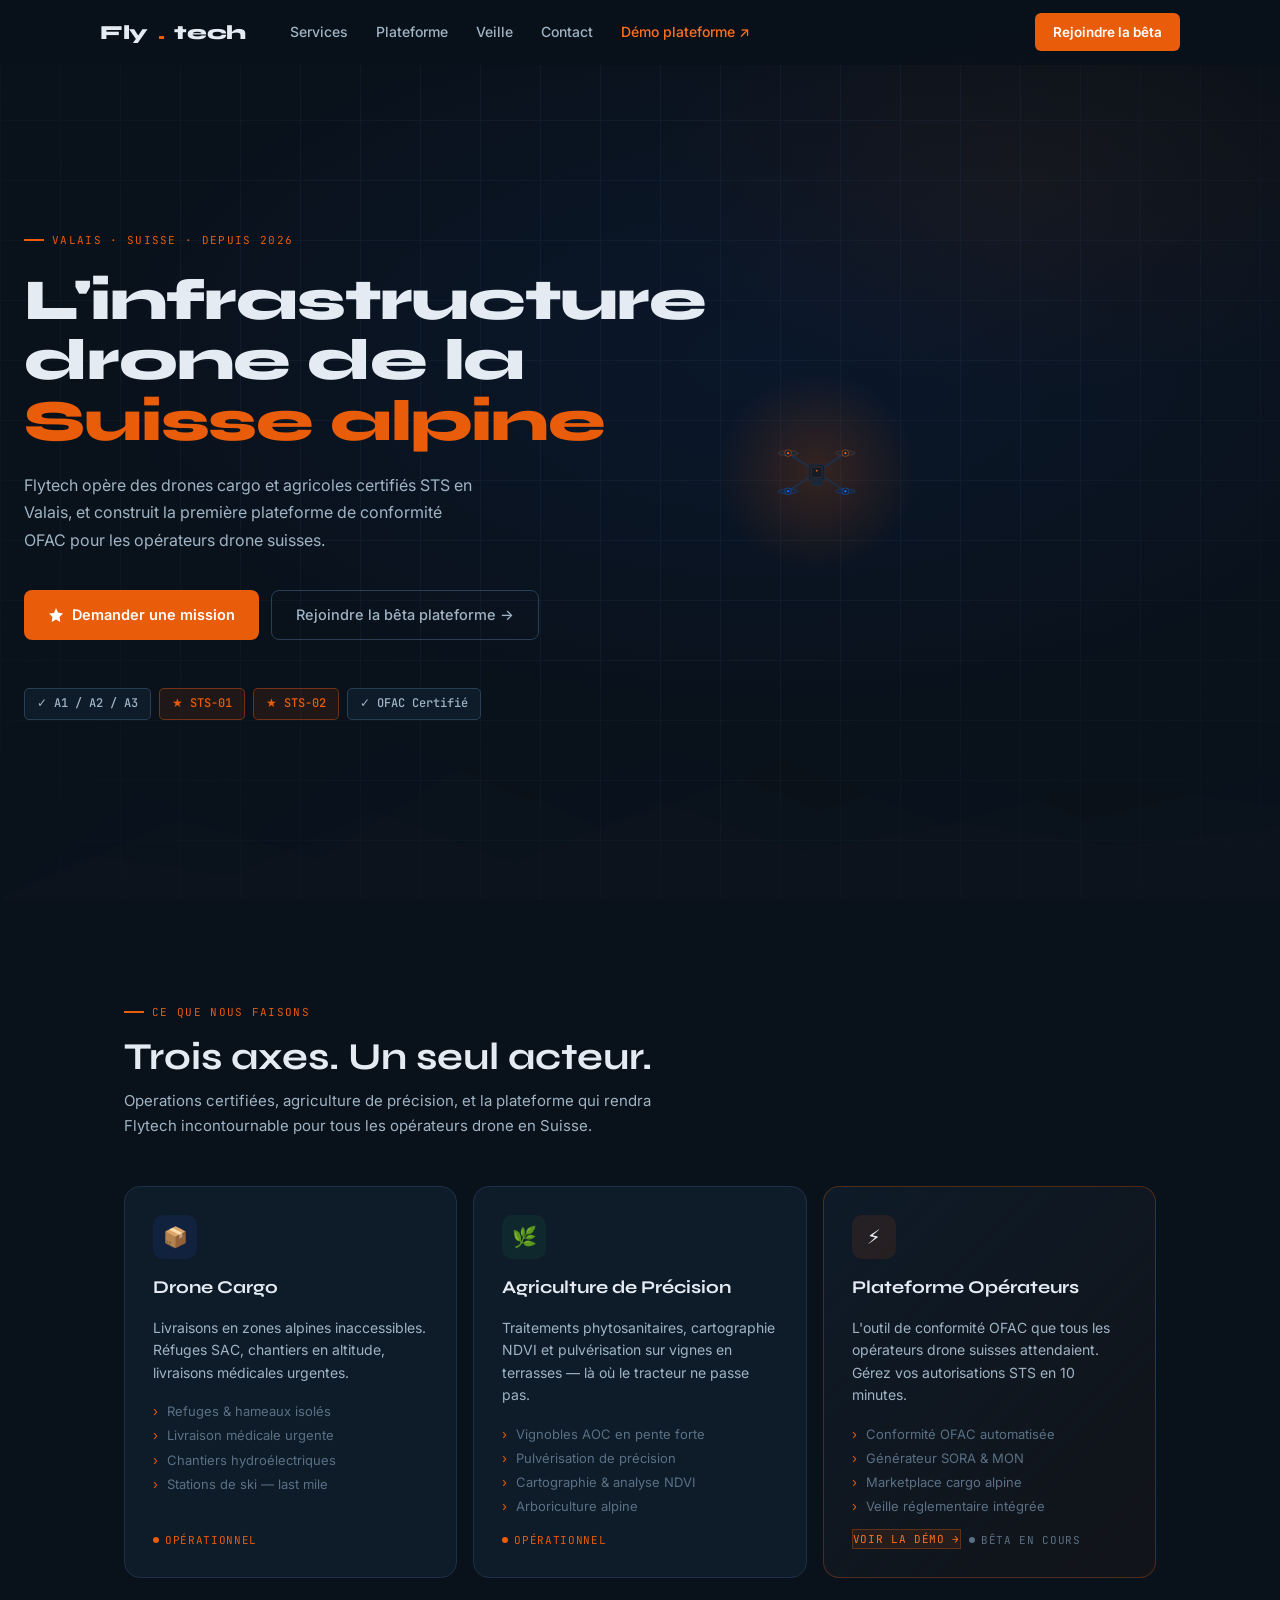
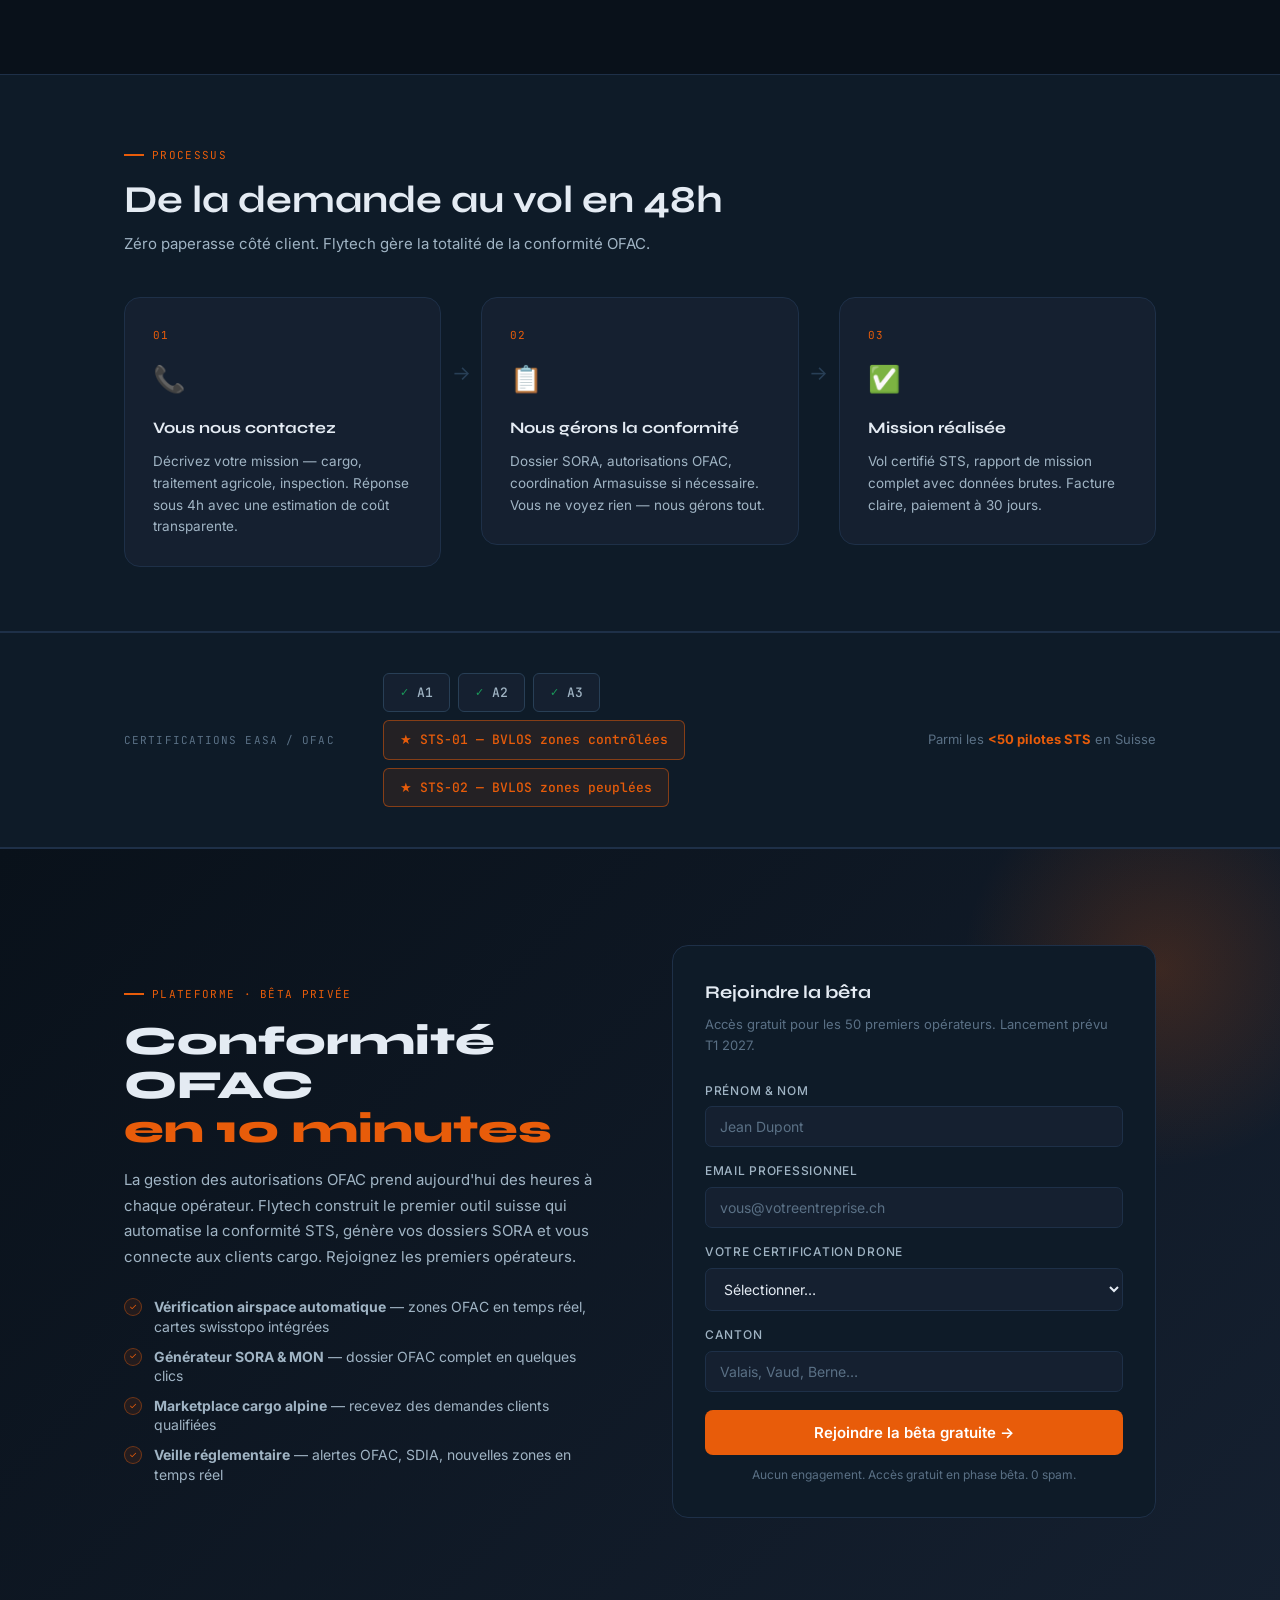
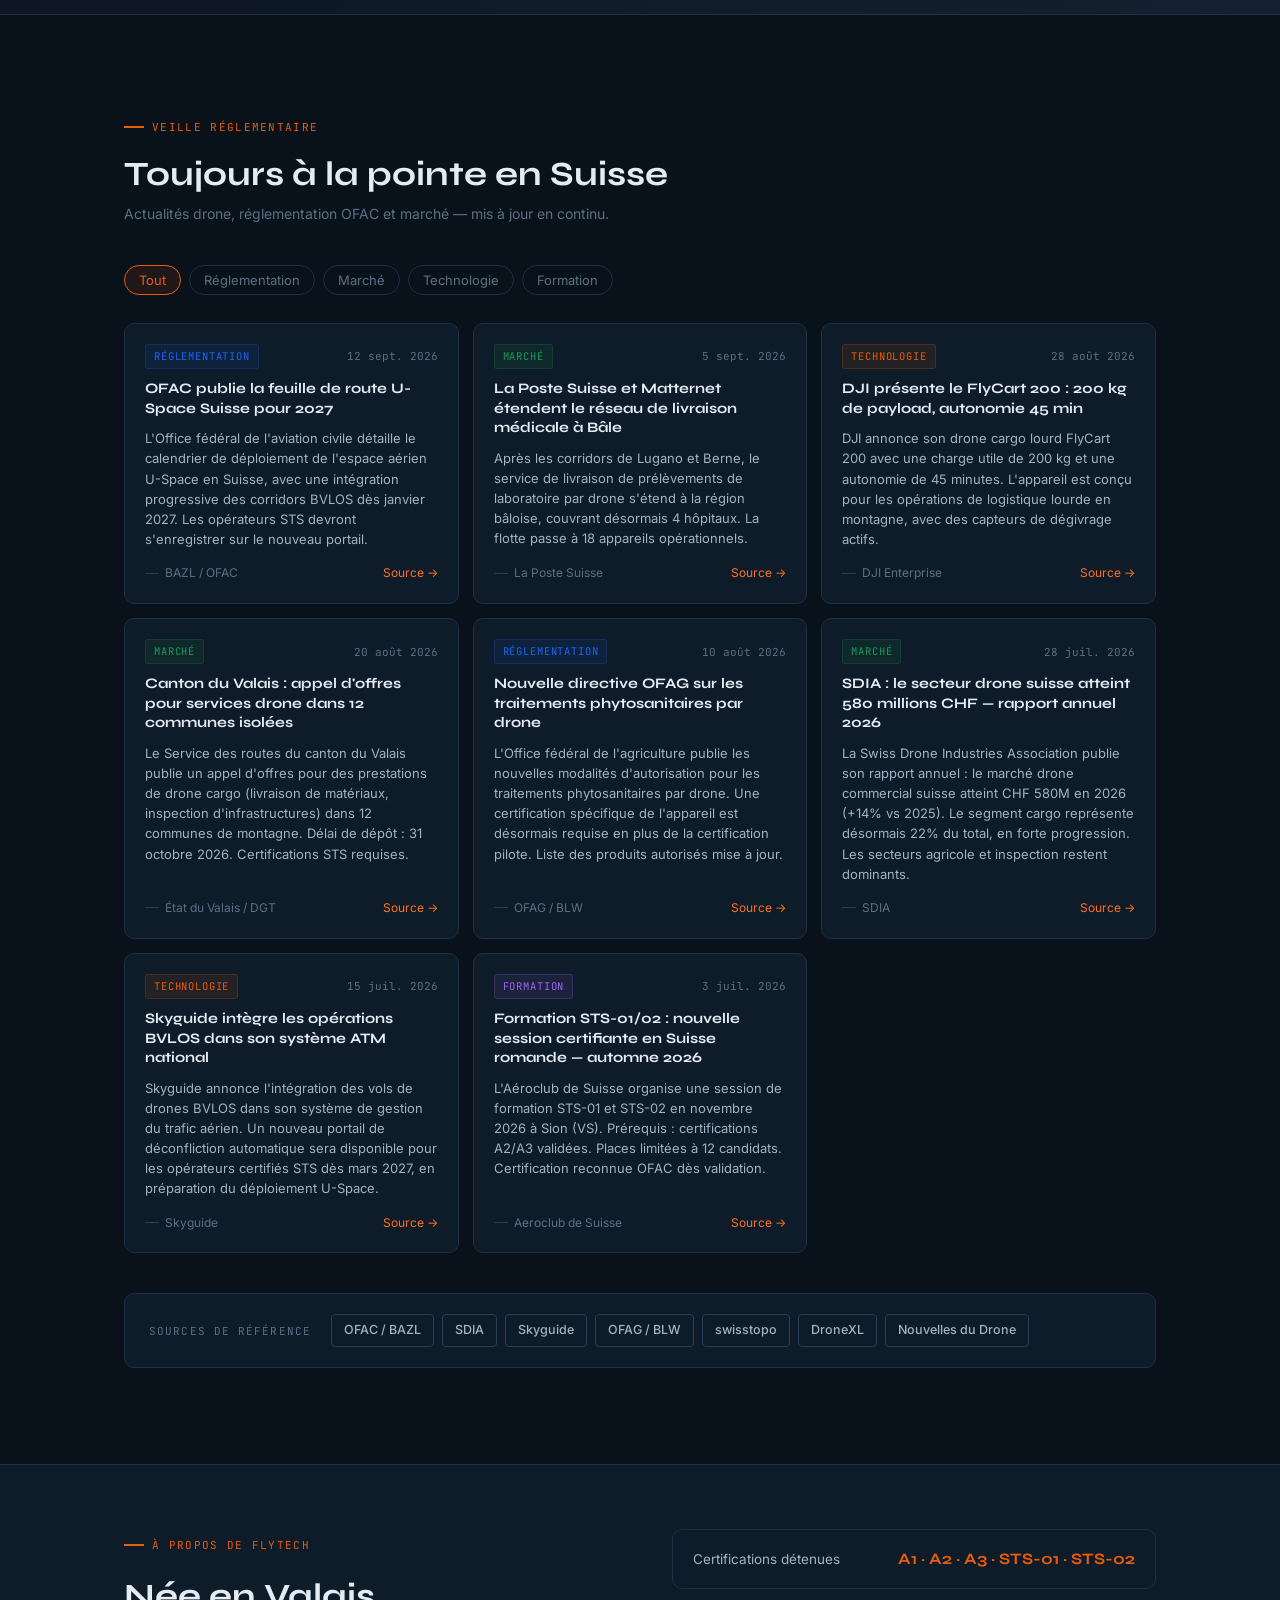
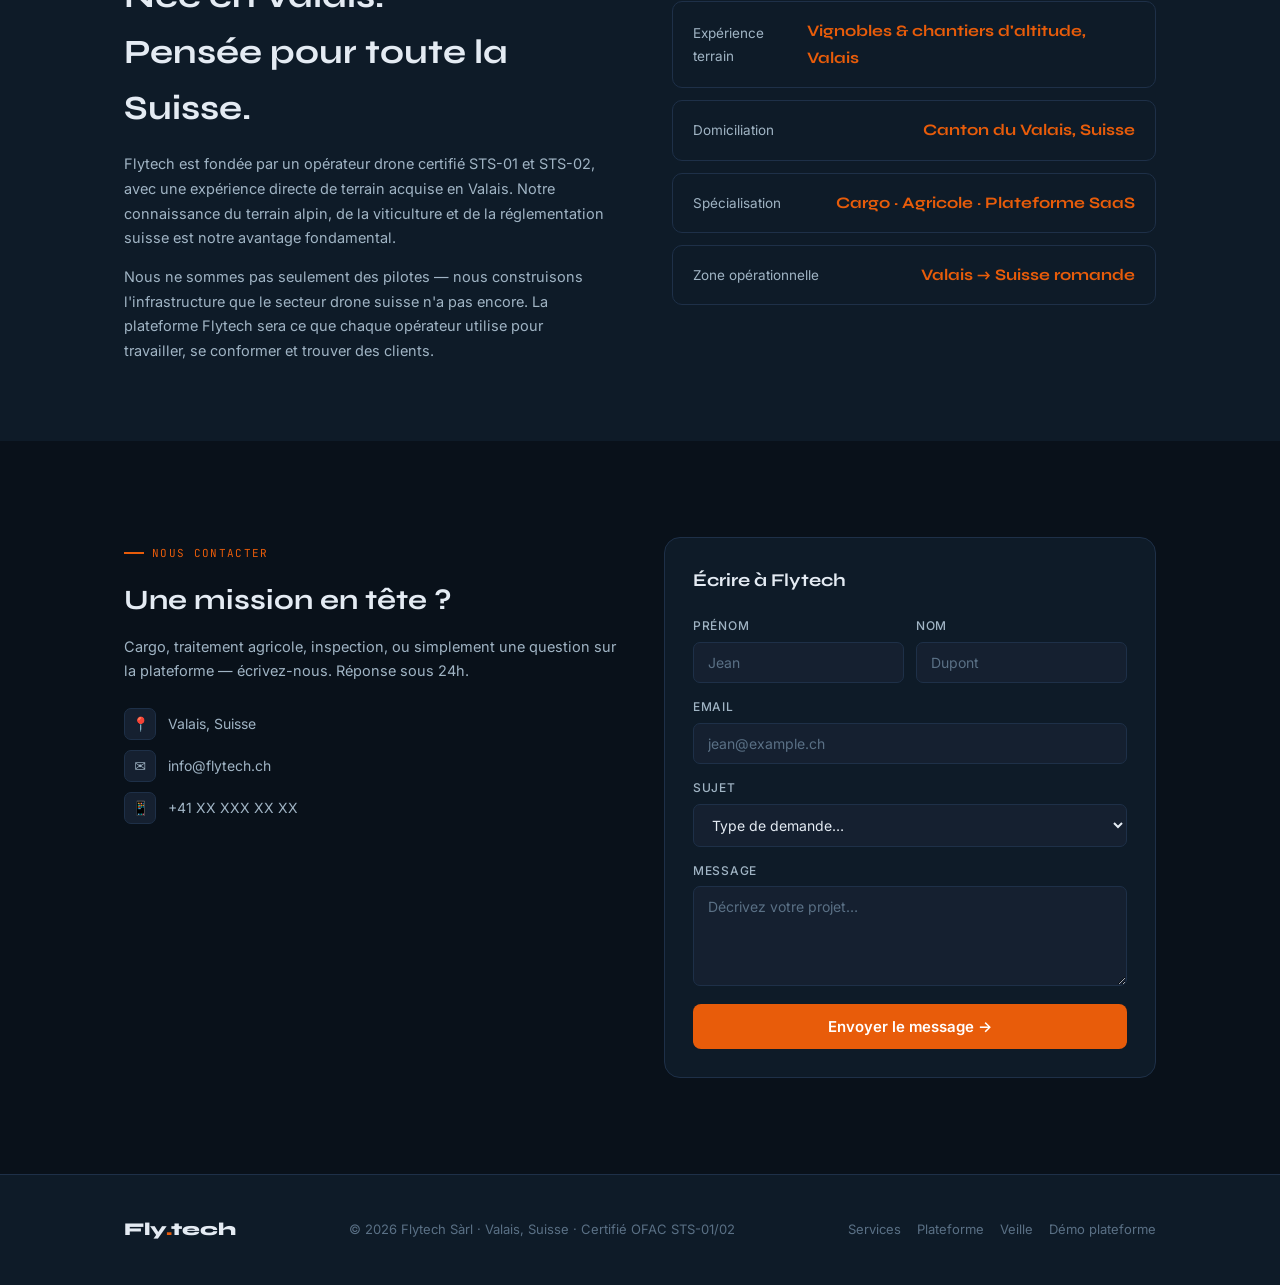
<file: index.html>
<!DOCTYPE html>
<html lang="fr">
<head>
  <meta charset="UTF-8">
  <meta name="viewport" content="width=device-width, initial-scale=1.0, viewport-fit=cover">
  <title>Flytech — Drone Cargo & Plateforme Opérateurs Suisse</title>
  <meta name="description" content="Flytech opère des drones cargo et agricoles en Valais (STS-01/02) et développe la première plateforme de conformité OFAC pour opérateurs drone en Suisse.">
  <link rel="stylesheet" href="css/style.css">
  <link rel="icon" type="image/svg+xml" href="data:image/svg+xml,<svg xmlns='http://www.w3.org/2000/svg' viewBox='0 0 32 32'><rect width='32' height='32' rx='6' fill='%23E85C0A'/><text y='24' x='4' font-size='22' font-family='sans-serif' font-weight='900' fill='white'>F</text></svg>">
</head>
<body>

<!-- ================================================== NAV -->
<nav class="nav" id="main-nav">
  <div class="nav-inner">
    <a href="#accueil" class="nav-logo">Fly<span class="logo-dot">.</span>tech</a>
    <div class="nav-links" id="nav-links">
      <a href="#services">Services</a>
      <a href="#plateforme">Plateforme</a>
      <a href="#veille">Veille</a>
      <a href="#contact">Contact</a>
      <a href="plateforme.html" style="color:var(--orange-2)">Démo plateforme ↗</a>
    </div>
    <a href="#plateforme" class="nav-cta">Rejoindre la bêta</a>
    <button class="nav-hamburger" id="hamburger" aria-label="Menu">
      <span></span><span></span><span></span>
    </button>
  </div>
</nav>

<!-- ================================================== HERO -->
<section id="accueil" class="hero">
  <div class="hero-bg"></div>
  <div class="hero-grid"></div>

  <svg class="hero-mountains" viewBox="0 0 1440 200" preserveAspectRatio="none" xmlns="http://www.w3.org/2000/svg">
    <polygon points="0,200 160,80 280,130 440,20 600,90 760,30 920,100 1080,50 1220,110 1440,60 1440,200" fill="rgba(30,100,240,0.08)"/>
    <polygon points="0,200 200,110 360,155 520,50 680,120 880,45 1060,115 1240,70 1440,95 1440,200" fill="rgba(232,92,10,0.05)"/>
    <polygon points="0,200 100,150 260,175 420,100 580,160 740,90 900,145 1080,115 1260,140 1440,120 1440,200" fill="rgba(255,255,255,0.03)"/>
  </svg>

  <div class="hero-inner">
    <div class="hero-content">
      <div class="hero-tag tag">Valais · Suisse · Depuis 2026</div>
      <h1 class="hero-title">
        L'infrastructure<br>drone de la<br><span class="accent">Suisse alpine</span>
      </h1>
      <p class="hero-desc">
        Flytech opère des drones cargo et agricoles certifiés STS en Valais, et construit la première plateforme de conformité OFAC pour les opérateurs drone suisses.
      </p>
      <div class="hero-actions">
        <a href="#contact" class="btn-primary">
          <svg width="16" height="16" viewBox="0 0 16 16" fill="none"><path d="M8 1l2 4.5L15 6.5l-3.5 3.5.8 5L8 12.5 3.7 15l.8-5L1 6.5l5-.5L8 1z" fill="white"/></svg>
          Demander une mission
        </a>
        <a href="#plateforme" class="btn-secondary">
          Rejoindre la bêta plateforme →
        </a>
      </div>
      <div class="hero-badges">
        <span class="cert-badge">✓ A1 / A2 / A3</span>
        <span class="cert-badge sts">★ STS-01</span>
        <span class="cert-badge sts">★ STS-02</span>
        <span class="cert-badge">✓ OFAC Certifié</span>
      </div>
    </div>

    <div class="hero-visual">
      <div class="drone-glow"></div>
      <!-- Drone SVG géométrique -->
      <svg class="drone-svg-wrap" viewBox="0 0 400 320" fill="none" xmlns="http://www.w3.org/2000/svg">
        <!-- Arms -->
        <line x1="200" y1="160" x2="80" y2="80" stroke="#1E3048" stroke-width="8" stroke-linecap="round"/>
        <line x1="200" y1="160" x2="320" y2="80" stroke="#1E3048" stroke-width="8" stroke-linecap="round"/>
        <line x1="200" y1="160" x2="80" y2="240" stroke="#1E3048" stroke-width="8" stroke-linecap="round"/>
        <line x1="200" y1="160" x2="320" y2="240" stroke="#1E3048" stroke-width="8" stroke-linecap="round"/>
        <!-- Propellers -->
        <ellipse cx="80" cy="80" rx="42" ry="10" fill="#1A2836" stroke="#1E3048" stroke-width="1.5"/>
        <ellipse cx="80" cy="80" rx="42" ry="10" fill="none" stroke="#E85C0A" stroke-width="1.5" opacity=".6"/>
        <ellipse cx="320" cy="80" rx="42" ry="10" fill="#1A2836" stroke="#1E3048" stroke-width="1.5"/>
        <ellipse cx="320" cy="80" rx="42" ry="10" fill="none" stroke="#E85C0A" stroke-width="1.5" opacity=".6"/>
        <ellipse cx="80" cy="240" rx="42" ry="10" fill="#1A2836" stroke="#1E3048" stroke-width="1.5"/>
        <ellipse cx="80" cy="240" rx="42" ry="10" fill="none" stroke="#1E64F0" stroke-width="1.5" opacity=".6"/>
        <ellipse cx="320" cy="240" rx="42" ry="10" fill="#1A2836" stroke="#1E3048" stroke-width="1.5"/>
        <ellipse cx="320" cy="240" rx="42" ry="10" fill="none" stroke="#1E64F0" stroke-width="1.5" opacity=".6"/>
        <!-- Motors -->
        <circle cx="80" cy="80" r="14" fill="#152030" stroke="#E85C0A" stroke-width="2"/>
        <circle cx="80" cy="80" r="5" fill="#E85C0A"/>
        <circle cx="320" cy="80" r="14" fill="#152030" stroke="#E85C0A" stroke-width="2"/>
        <circle cx="320" cy="80" r="5" fill="#E85C0A"/>
        <circle cx="80" cy="240" r="14" fill="#152030" stroke="#1E64F0" stroke-width="2"/>
        <circle cx="80" cy="240" r="5" fill="#1E64F0"/>
        <circle cx="320" cy="240" r="14" fill="#152030" stroke="#1E64F0" stroke-width="2"/>
        <circle cx="320" cy="240" r="5" fill="#1E64F0"/>
        <!-- Body -->
        <rect x="168" y="128" width="64" height="64" rx="10" fill="#152030" stroke="#1E3048" stroke-width="2"/>
        <rect x="178" y="138" width="44" height="44" rx="6" fill="#0E1B28" stroke="#E85C0A" stroke-width="1" opacity=".8"/>
        <!-- Cargo box -->
        <rect x="176" y="188" width="48" height="28" rx="5" fill="#1A2836" stroke="#1E3048" stroke-width="1.5"/>
        <line x1="200" y1="188" x2="200" y2="216" stroke="#1E3048" stroke-width="1"/>
        <!-- Status light -->
        <circle cx="200" cy="154" r="4" fill="#E85C0A" opacity=".9"/>
        <!-- Signal rings -->
        <circle cx="200" cy="154" r="12" stroke="#E85C0A" stroke-width="1" opacity=".3"/>
        <circle cx="200" cy="154" r="22" stroke="#E85C0A" stroke-width="1" opacity=".15"/>
      </svg>
    </div>
  </div>

  <div class="container">
    <div class="hero-stats">
      <div class="hstat">
        <div class="hstat-n">STS-01<span> & 02</span></div>
        <div class="hstat-l">BVLOS certifié OFAC</div>
      </div>
      <div class="hstat">
        <div class="hstat-n">CHF 580<span>M</span></div>
        <div class="hstat-l">Marché drone CH 2026</div>
      </div>
      <div class="hstat">
        <div class="hstat-n">5 200<span>ha</span></div>
        <div class="hstat-l">Vignes Valais à traiter</div>
      </div>
    </div>
  </div>
</section>

<!-- ================================================== SERVICES -->
<section id="services" class="section-pad">
  <div class="container">
    <div class="section-header fade-up">
      <div class="tag">Ce que nous faisons</div>
      <h2>Trois axes. Un seul acteur.</h2>
      <p>Operations certifiées, agriculture de précision, et la plateforme qui rendra Flytech incontournable pour tous les opérateurs drone en Suisse.</p>
    </div>
    <div class="services-grid">
      <div class="service-card fade-up">
        <div class="service-icon cargo">📦</div>
        <div class="service-title">Drone Cargo</div>
        <div class="service-desc">Livraisons en zones alpines inaccessibles. Réfuges SAC, chantiers en altitude, livraisons médicales urgentes.</div>
        <div class="service-items">
          <div class="service-item">Refuges &amp; hameaux isolés</div>
          <div class="service-item">Livraison médicale urgente</div>
          <div class="service-item">Chantiers hydroélectriques</div>
          <div class="service-item">Stations de ski — last mile</div>
        </div>
        <div class="service-pill">
          <span class="pulse"></span>Opérationnel
        </div>
      </div>

      <div class="service-card fade-up">
        <div class="service-icon agri">🌿</div>
        <div class="service-title">Agriculture de Précision</div>
        <div class="service-desc">Traitements phytosanitaires, cartographie NDVI et pulvérisation sur vignes en terrasses — là où le tracteur ne passe pas.</div>
        <div class="service-items">
          <div class="service-item">Vignobles AOC en pente forte</div>
          <div class="service-item">Pulvérisation de précision</div>
          <div class="service-item">Cartographie &amp; analyse NDVI</div>
          <div class="service-item">Arboriculture alpine</div>
        </div>
        <div class="service-pill">
          <span class="pulse"></span>Opérationnel
        </div>
      </div>

      <div class="service-card platform fade-up">
        <div class="service-icon plat">⚡</div>
        <div class="service-title">Plateforme Opérateurs</div>
        <div class="service-desc">L'outil de conformité OFAC que tous les opérateurs drone suisses attendaient. Gérez vos autorisations STS en 10 minutes.</div>
        <div class="service-items">
          <div class="service-item">Conformité OFAC automatisée</div>
          <div class="service-item">Générateur SORA &amp; MON</div>
          <div class="service-item">Marketplace cargo alpine</div>
          <div class="service-item">Veille réglementaire intégrée</div>
        </div>
        <div style="display:flex;gap:8px;flex-wrap:wrap;margin-top:auto">
          <a href="plateforme.html" class="service-pill" style="text-decoration:none;background:var(--orange-bg);color:var(--orange-2);border:1px solid rgba(232,92,10,.3)">Voir la démo →</a>
          <div class="service-pill soon"><span class="pulse off"></span>Bêta en cours</div>
        </div>
      </div>
    </div>
  </div>
</section>

<!-- ================================================== COMMENT ÇA MARCHE -->
<section class="section-pad-sm how-section">
  <div class="container">
    <div class="section-header fade-up" style="margin-bottom:40px">
      <div class="tag">Processus</div>
      <h2>De la demande au vol en 48h</h2>
      <p>Zéro paperasse côté client. Flytech gère la totalité de la conformité OFAC.</p>
    </div>
    <div class="steps-grid">
      <div class="step-card fade-up">
        <div class="step-num">01</div>
        <div class="step-icon">📞</div>
        <h3 class="step-title">Vous nous contactez</h3>
        <p class="step-desc">Décrivez votre mission — cargo, traitement agricole, inspection. Réponse sous 4h avec une estimation de coût transparente.</p>
      </div>
      <div class="step-arrow">→</div>
      <div class="step-card fade-up">
        <div class="step-num">02</div>
        <div class="step-icon">📋</div>
        <h3 class="step-title">Nous gérons la conformité</h3>
        <p class="step-desc">Dossier SORA, autorisations OFAC, coordination Armasuisse si nécessaire. Vous ne voyez rien — nous gérons tout.</p>
      </div>
      <div class="step-arrow">→</div>
      <div class="step-card fade-up">
        <div class="step-num">03</div>
        <div class="step-icon">✅</div>
        <h3 class="step-title">Mission réalisée</h3>
        <p class="step-desc">Vol certifié STS, rapport de mission complet avec données brutes. Facture claire, paiement à 30 jours.</p>
      </div>
    </div>
  </div>
</section>

<!-- ================================================== CERTIFICATIONS -->
<div class="certs-section">
  <div class="container">
    <div class="certs-inner">
      <span class="certs-label">Certifications EASA / OFAC</span>
      <div class="certs-badges">
        <span class="big-badge"><span class="check">✓</span> A1</span>
        <span class="big-badge"><span class="check">✓</span> A2</span>
        <span class="big-badge"><span class="check">✓</span> A3</span>
        <span class="big-badge sts-badge">★ STS-01 — BVLOS zones contrôlées</span>
        <span class="big-badge sts-badge">★ STS-02 — BVLOS zones peuplées</span>
      </div>
      <span class="certs-trust">Parmi les <strong>&lt;50 pilotes STS</strong> en Suisse</span>
    </div>
  </div>
</div>

<!-- ================================================== PLATEFORME BETA -->
<section id="plateforme" class="beta-section section-pad">
  <div class="container">
    <div class="beta-inner">
      <div class="beta-content fade-up">
        <div class="beta-tag tag">Plateforme · Bêta privée</div>
        <h2 class="beta-title">Conformité OFAC<br><span class="accent">en 10 minutes</span></h2>
        <p class="beta-desc">
          La gestion des autorisations OFAC prend aujourd'hui des heures à chaque opérateur. Flytech construit le premier outil suisse qui automatise la conformité STS, génère vos dossiers SORA et vous connecte aux clients cargo. Rejoignez les premiers opérateurs.
        </p>
        <div class="beta-features">
          <div class="beta-feat"><div class="feat-dot">✓</div><span><strong>Vérification airspace automatique</strong> — zones OFAC en temps réel, cartes swisstopo intégrées</span></div>
          <div class="beta-feat"><div class="feat-dot">✓</div><span><strong>Générateur SORA &amp; MON</strong> — dossier OFAC complet en quelques clics</span></div>
          <div class="beta-feat"><div class="feat-dot">✓</div><span><strong>Marketplace cargo alpine</strong> — recevez des demandes clients qualifiées</span></div>
          <div class="beta-feat"><div class="feat-dot">✓</div><span><strong>Veille réglementaire</strong> — alertes OFAC, SDIA, nouvelles zones en temps réel</span></div>
        </div>
      </div>

      <div class="beta-form-wrap fade-up">
        <div class="beta-form-title">Rejoindre la bêta</div>
        <div class="beta-form-sub">Accès gratuit pour les 50 premiers opérateurs. Lancement prévu T1 2027.</div>

        <div id="beta-success" class="form-success">
          <h3>✓ Vous êtes inscrit !</h3>
          <p>Nous vous contacterons dès l'ouverture de la bêta. Bienvenue dans la communauté Flytech.</p>
        </div>

        <form id="beta-form" action="https://formspree.io/f/VOTRE_ID_FORMSPREE" method="POST">
          <div class="form-group">
            <label class="form-label">Prénom &amp; Nom</label>
            <input class="form-input" type="text" name="nom" placeholder="Jean Dupont" required>
          </div>
          <div class="form-group">
            <label class="form-label">Email professionnel</label>
            <input class="form-input" type="email" name="email" placeholder="vous@votreentreprise.ch" required>
          </div>
          <div class="form-group">
            <label class="form-label">Votre certification drone</label>
            <select class="form-select" name="certification">
              <option value="">Sélectionner…</option>
              <option value="A1A2A3">A1 / A2 / A3</option>
              <option value="STS01">STS-01</option>
              <option value="STS02">STS-02</option>
              <option value="STS01_02">STS-01 &amp; STS-02</option>
              <option value="autre">Autre</option>
            </select>
          </div>
          <div class="form-group">
            <label class="form-label">Canton</label>
            <input class="form-input" type="text" name="canton" placeholder="Valais, Vaud, Berne…">
          </div>
          <button type="submit" class="form-submit">Rejoindre la bêta gratuite →</button>
          <p class="form-note">Aucun engagement. Accès gratuit en phase bêta. 0 spam.</p>
        </form>
      </div>
    </div>
  </div>
</section>

<!-- ================================================== VEILLE RÉGLEMENTAIRE -->
<section id="veille" class="section-pad">
  <div class="container">
    <div class="news-header fade-up">
      <div>
        <div class="tag" style="margin-bottom:10px">Veille réglementaire</div>
        <h2>Toujours à la pointe en Suisse</h2>
        <p>Actualités drone, réglementation OFAC et marché — mis à jour en continu.</p>
      </div>
    </div>

    <div class="news-filters" id="news-filters">
      <button class="news-filter active" data-cat="all">Tout</button>
      <button class="news-filter" data-cat="reglementation">Réglementation</button>
      <button class="news-filter" data-cat="marche">Marché</button>
      <button class="news-filter" data-cat="technologie">Technologie</button>
      <button class="news-filter" data-cat="formation">Formation</button>
    </div>

    <div class="news-grid" id="news-grid">
      <!-- Rempli par main.js depuis data/news.json -->
      <div style="color:var(--text-3);font-size:14px;padding:20px">Chargement des actualités…</div>
    </div>

    <div class="sources-bar fade-up">
      <span class="sources-label">Sources de référence</span>
      <div class="sources-links">
        <a class="source-link" href="https://www.bazl.admin.ch/drone" target="_blank" rel="noopener">OFAC / BAZL</a>
        <a class="source-link" href="https://sdia.ch" target="_blank" rel="noopener">SDIA</a>
        <a class="source-link" href="https://www.skyguide.ch" target="_blank" rel="noopener">Skyguide</a>
        <a class="source-link" href="https://www.blw.admin.ch" target="_blank" rel="noopener">OFAG / BLW</a>
        <a class="source-link" href="https://www.swisstopo.admin.ch" target="_blank" rel="noopener">swisstopo</a>
        <a class="source-link" href="https://dronexl.co" target="_blank" rel="noopener">DroneXL</a>
        <a class="source-link" href="https://www.nouvelles-du-drone.fr" target="_blank" rel="noopener">Nouvelles du Drone</a>
      </div>
    </div>
  </div>
</section>

<!-- ================================================== À PROPOS -->
<section id="apropos" class="section-pad-sm" style="background:var(--bg-2);border-top:1px solid var(--border)">
  <div class="container">
    <div class="about-grid">
      <div class="about-text fade-up">
        <div class="tag" style="margin-bottom:14px">À propos de Flytech</div>
        <h2>Née en Valais.<br>Pensée pour toute la Suisse.</h2>
        <p>Flytech est fondée par un opérateur drone certifié STS-01 et STS-02, avec une expérience directe de terrain acquise en Valais. Notre connaissance du terrain alpin, de la viticulture et de la réglementation suisse est notre avantage fondamental.</p>
        <p>Nous ne sommes pas seulement des pilotes — nous construisons l'infrastructure que le secteur drone suisse n'a pas encore. La plateforme Flytech sera ce que chaque opérateur utilise pour travailler, se conformer et trouver des clients.</p>
      </div>
      <div class="about-stats fade-up">
        <div class="about-stat">
          <span class="about-stat-label">Certifications détenues</span>
          <span class="about-stat-val">A1 · A2 · A3 · STS-01 · STS-02</span>
        </div>
        <div class="about-stat">
          <span class="about-stat-label">Expérience terrain</span>
          <span class="about-stat-val">Vignobles & chantiers d'altitude, Valais</span>
        </div>
        <div class="about-stat">
          <span class="about-stat-label">Domiciliation</span>
          <span class="about-stat-val">Canton du Valais, Suisse</span>
        </div>
        <div class="about-stat">
          <span class="about-stat-label">Spécialisation</span>
          <span class="about-stat-val">Cargo · Agricole · Plateforme SaaS</span>
        </div>
        <div class="about-stat">
          <span class="about-stat-label">Zone opérationnelle</span>
          <span class="about-stat-val">Valais → Suisse romande</span>
        </div>
      </div>
    </div>
  </div>
</section>

<!-- ================================================== CONTACT -->
<section id="contact" class="section-pad">
  <div class="container">
    <div class="contact-grid">
      <div class="contact-info fade-up">
        <div class="tag" style="margin-bottom:14px">Nous contacter</div>
        <h2>Une mission en tête ?</h2>
        <p>Cargo, traitement agricole, inspection, ou simplement une question sur la plateforme — écrivez-nous. Réponse sous 24h.</p>
        <div class="contact-details">
          <div class="contact-detail">
            <div class="contact-detail-icon">📍</div>
            <span>Valais, Suisse</span>
          </div>
          <div class="contact-detail">
            <div class="contact-detail-icon">✉️</div>
            <span>info@flytech.ch</span>
          </div>
          <div class="contact-detail">
            <div class="contact-detail-icon">📱</div>
            <span>+41 XX XXX XX XX</span>
          </div>
        </div>
      </div>
      <div class="contact-form-box fade-up">
        <h3>Écrire à Flytech</h3>
        <form id="contact-form" action="https://formspree.io/f/VOTRE_ID_FORMSPREE" method="POST">
          <div class="form-row">
            <div class="form-group">
              <label class="form-label">Prénom</label>
              <input class="form-input" type="text" name="prenom" placeholder="Jean" required>
            </div>
            <div class="form-group">
              <label class="form-label">Nom</label>
              <input class="form-input" type="text" name="nom" placeholder="Dupont" required>
            </div>
          </div>
          <div class="form-group">
            <label class="form-label">Email</label>
            <input class="form-input" type="email" name="email" placeholder="jean@example.ch" required>
          </div>
          <div class="form-group">
            <label class="form-label">Sujet</label>
            <select class="form-select" name="sujet">
              <option value="">Type de demande…</option>
              <option>Mission cargo</option>
              <option>Traitement agricole</option>
              <option>Inspection / cartographie</option>
              <option>Plateforme opérateurs</option>
              <option>Partenariat</option>
              <option>Autre</option>
            </select>
          </div>
          <div class="form-group">
            <label class="form-label">Message</label>
            <textarea class="form-input" name="message" rows="4" placeholder="Décrivez votre projet…" required></textarea>
          </div>
          <button type="submit" class="form-submit">Envoyer le message →</button>
        </form>
      </div>
    </div>
  </div>
</section>

<!-- ================================================== FOOTER -->
<footer>
  <div class="footer-inner">
    <div class="footer-logo">Fly<span class="dot">.</span>tech</div>
    <div class="footer-text">© 2026 Flytech Sàrl · Valais, Suisse · Certifié OFAC STS-01/02</div>
    <div class="footer-links">
      <a href="#services">Services</a>
      <a href="#plateforme">Plateforme</a>
      <a href="#veille">Veille</a>
      <a href="plateforme.html">Démo plateforme</a>
    </div>
  </div>
</footer>

<script src="js/main.js"></script>
</body>
</html>
</file>
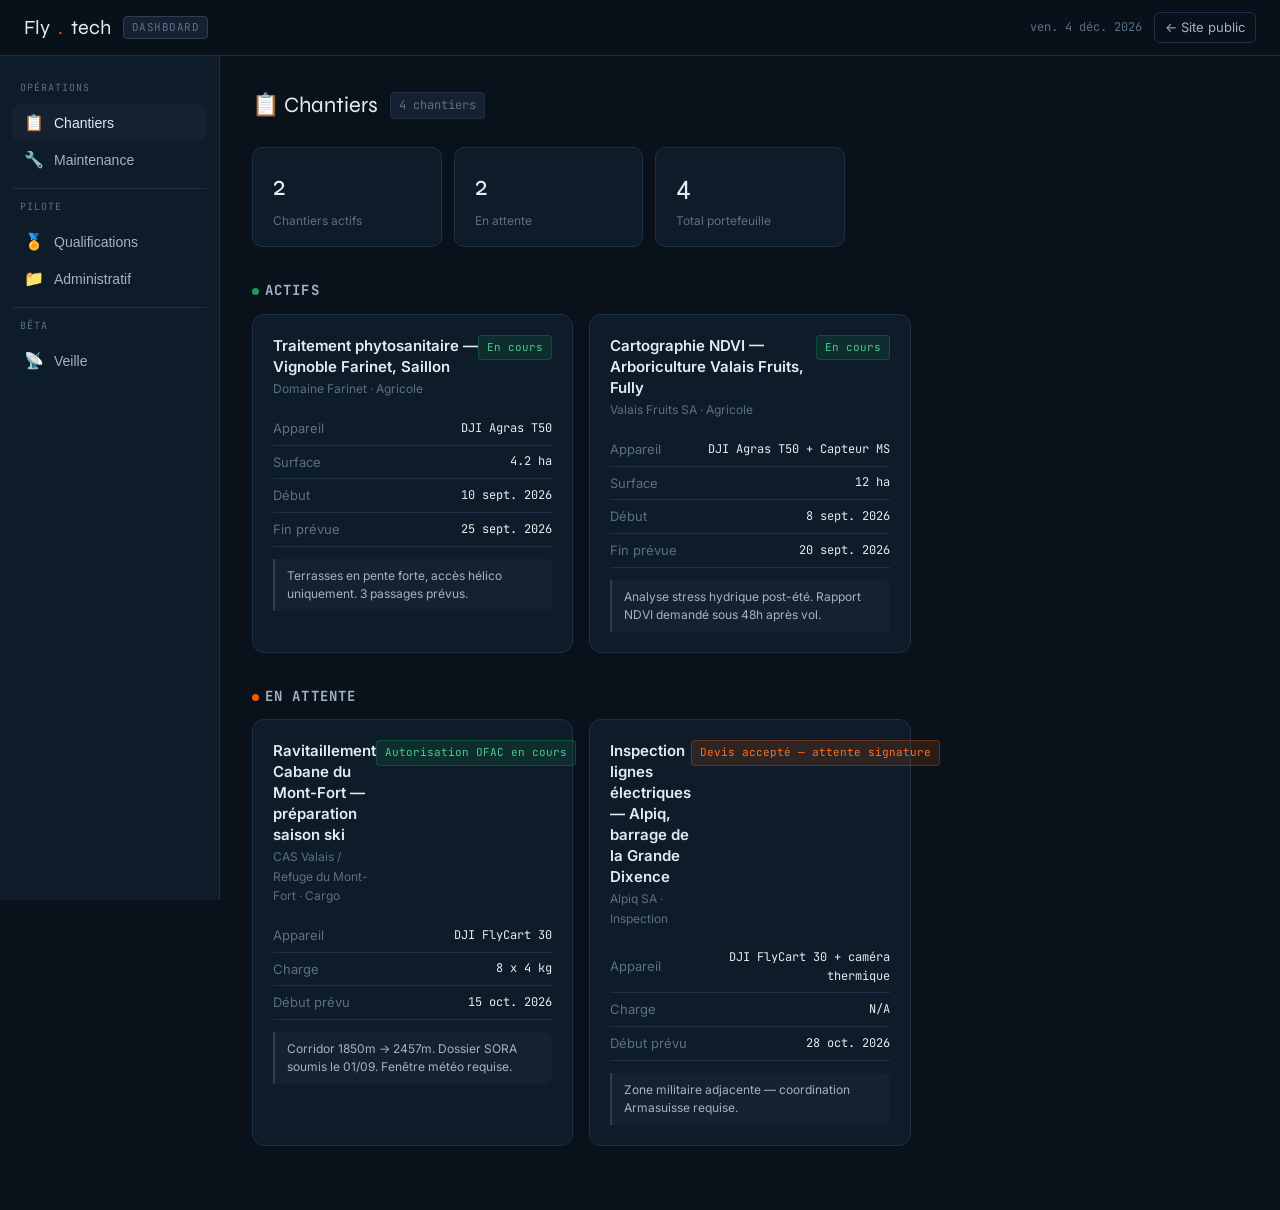
<file: dashboard.html>
<!DOCTYPE html>
<html lang="fr">
<head>
  <meta charset="UTF-8">
  <meta name="viewport" content="width=device-width, initial-scale=1.0">
  <title>Dashboard — Flytech</title>
  <link rel="preconnect" href="https://fonts.googleapis.com">
  <link rel="preconnect" href="https://fonts.gstatic.com" crossorigin>
  <link href="https://fonts.googleapis.com/css2?family=Syne:wght@600;700&family=Inter:wght@400;500;600&family=JetBrains+Mono:wght@400;500&display=swap" rel="stylesheet">
  <link rel="icon" type="image/svg+xml" href="data:image/svg+xml,<svg xmlns='http://www.w3.org/2000/svg' viewBox='0 0 32 32'><rect width='32' height='32' rx='6' fill='%23E85C0A'/><text y='24' x='4' font-size='22' font-family='sans-serif' font-weight='900' fill='white'>F</text></svg>">
  <style>
    :root {
      --bg:      #09111A;
      --bg-2:    #0E1B28;
      --bg-3:    #152030;
      --bg-4:    #1C2A3C;
      --border:  #1E3048;
      --border-2:#283F56;
      --text:    #E4EBF3;
      --text-2:  #A0B4C4;
      --text-3:  #5A7085;
      --orange:  #E85C0A;
      --orange-2:#FF7020;
      --blue:    #1E64F0;
      --green:   #1A9A5A;
      --red:     #D02020;
      --yellow:  #C8900A;
      --f-head:  'Syne', sans-serif;
      --f-body:  'Inter', sans-serif;
      --f-mono:  'JetBrains Mono', monospace;
    }
    *, *::before, *::after { box-sizing: border-box; margin: 0; padding: 0; }
    html { scroll-behavior: smooth; }
    body {
      background: var(--bg);
      color: var(--text);
      font-family: var(--f-body);
      font-size: 15px;
      line-height: 1.6;
      min-height: 100vh;
    }

    /* ── Topbar ─────────────────────────────────────────────── */
    .topbar {
      position: sticky; top: 0; z-index: 100;
      background: rgba(9,17,26,.92);
      backdrop-filter: blur(12px);
      border-bottom: 1px solid var(--border);
      padding: 0 24px;
      height: 56px;
      display: flex; align-items: center; justify-content: space-between;
    }
    .topbar-logo {
      font-family: var(--f-head);
      font-size: 20px;
      color: var(--text);
      text-decoration: none;
      display: flex; align-items: center; gap: 8px;
    }
    .topbar-logo .dot { color: var(--orange); }
    .topbar-badge {
      background: var(--bg-3);
      border: 1px solid var(--border-2);
      color: var(--text-3);
      font-size: 11px;
      font-family: var(--f-mono);
      padding: 2px 8px;
      border-radius: 4px;
      letter-spacing: .04em;
    }
    .topbar-right { display: flex; align-items: center; gap: 12px; }
    .topbar-date {
      font-size: 12px; font-family: var(--f-mono);
      color: var(--text-3);
    }
    .topbar-link {
      font-size: 13px; color: var(--text-2);
      text-decoration: none; padding: 4px 10px;
      border: 1px solid var(--border);
      border-radius: 6px;
      transition: border-color .2s, color .2s;
    }
    .topbar-link:hover { border-color: var(--border-2); color: var(--text); }

    /* ── Layout ─────────────────────────────────────────────── */
    .dash-layout {
      display: grid;
      grid-template-columns: 220px 1fr;
      min-height: calc(100vh - 56px);
    }
    .sidebar {
      background: var(--bg-2);
      border-right: 1px solid var(--border);
      padding: 24px 0;
      position: sticky; top: 56px;
      height: calc(100vh - 56px);
      overflow-y: auto;
    }
    .sidebar-section {
      padding: 0 12px;
      margin-bottom: 8px;
    }
    .sidebar-label {
      font-size: 10px;
      font-family: var(--f-mono);
      color: var(--text-3);
      letter-spacing: .1em;
      text-transform: uppercase;
      padding: 0 8px 8px;
    }
    .sidebar-item {
      display: flex; align-items: center; gap: 10px;
      padding: 9px 12px;
      border-radius: 8px;
      color: var(--text-2);
      font-size: 14px;
      cursor: pointer;
      transition: background .15s, color .15s;
      text-decoration: none;
      border: none; background: transparent; width: 100%; text-align: left;
    }
    .sidebar-item:hover { background: var(--bg-3); color: var(--text); }
    .sidebar-item.active { background: var(--bg-3); color: var(--text); }
    .sidebar-item .icon { font-size: 16px; }
    .sidebar-divider { height: 1px; background: var(--border); margin: 10px 12px; }

    /* ── Main ───────────────────────────────────────────────── */
    .dash-main { padding: 32px; overflow-y: auto; }
    .dash-section { display: none; }
    .dash-section.active { display: block; }

    .section-title {
      font-family: var(--f-head);
      font-size: 22px;
      margin-bottom: 24px;
      display: flex; align-items: center; gap: 12px;
    }

    /* ── Cards ──────────────────────────────────────────────── */
    .cards-grid {
      display: grid;
      grid-template-columns: repeat(auto-fill, minmax(300px, 1fr));
      gap: 16px;
      margin-bottom: 32px;
    }
    .card {
      background: var(--bg-2);
      border: 1px solid var(--border);
      border-radius: 12px;
      padding: 20px;
    }
    .card-header {
      display: flex; align-items: flex-start; justify-content: space-between;
      margin-bottom: 14px;
    }
    .card-title { font-size: 15px; font-weight: 600; line-height: 1.4; }
    .card-sub { font-size: 12px; color: var(--text-3); margin-top: 2px; }
    .badge {
      font-size: 11px; font-family: var(--f-mono);
      padding: 3px 8px; border-radius: 4px;
      white-space: nowrap; flex-shrink: 0;
    }
    .badge-green  { background: rgba(26,154,90,.15); color: #4CC88A; border: 1px solid rgba(26,154,90,.3); }
    .badge-orange { background: rgba(232,92,10,.15);  color: var(--orange-2); border: 1px solid rgba(232,92,10,.3); }
    .badge-blue   { background: rgba(30,100,240,.15); color: #5A8FFF; border: 1px solid rgba(30,100,240,.3); }
    .badge-red    { background: rgba(208,32,32,.15);  color: #F07070; border: 1px solid rgba(208,32,32,.3); }
    .badge-yellow { background: rgba(200,144,10,.15); color: #F0B84A; border: 1px solid rgba(200,144,10,.3); }
    .badge-gray   { background: var(--bg-3); color: var(--text-3); border: 1px solid var(--border); }

    .card-row {
      display: flex; justify-content: space-between;
      align-items: center;
      font-size: 13px;
      padding: 6px 0;
      border-bottom: 1px solid var(--border);
    }
    .card-row:last-child { border-bottom: none; }
    .card-row-label { color: var(--text-3); }
    .card-row-val { color: var(--text); font-family: var(--f-mono); font-size: 12px; text-align: right; }

    .card-notes {
      margin-top: 12px;
      font-size: 12px;
      color: var(--text-2);
      background: var(--bg-3);
      border-left: 2px solid var(--border-2);
      padding: 8px 12px;
      border-radius: 0 6px 6px 0;
      line-height: 1.5;
    }

    /* ── Stats row ──────────────────────────────────────────── */
    .stats-row {
      display: grid;
      grid-template-columns: repeat(auto-fill, minmax(160px, 1fr));
      gap: 12px;
      margin-bottom: 32px;
    }
    .stat-box {
      background: var(--bg-2);
      border: 1px solid var(--border);
      border-radius: 10px;
      padding: 16px 20px;
    }
    .stat-val {
      font-family: var(--f-head);
      font-size: 28px;
      color: var(--text);
    }
    .stat-label { font-size: 12px; color: var(--text-3); margin-top: 2px; }

    /* ── Maintenance table ──────────────────────────────────── */
    .table-wrap { overflow-x: auto; }
    table {
      width: 100%;
      border-collapse: collapse;
      font-size: 13px;
    }
    th {
      text-align: left;
      font-size: 11px;
      font-family: var(--f-mono);
      letter-spacing: .06em;
      text-transform: uppercase;
      color: var(--text-3);
      padding: 10px 14px;
      border-bottom: 1px solid var(--border);
    }
    td {
      padding: 12px 14px;
      border-bottom: 1px solid var(--border);
      color: var(--text-2);
      vertical-align: middle;
    }
    td:first-child { color: var(--text); font-weight: 500; }
    tr:last-child td { border-bottom: none; }
    tr:hover td { background: rgba(255,255,255,.02); }

    /* ── Qualifications ─────────────────────────────────────── */
    .qual-grid {
      display: grid;
      grid-template-columns: repeat(auto-fill, minmax(260px, 1fr));
      gap: 16px;
    }
    .qual-card {
      background: var(--bg-2);
      border: 1px solid var(--border);
      border-radius: 12px;
      padding: 20px;
    }
    .qual-badge-wrap { margin-bottom: 12px; }
    .qual-name { font-family: var(--f-head); font-size: 18px; margin-bottom: 4px; }
    .qual-full { font-size: 12px; color: var(--text-3); margin-bottom: 12px; }
    .qual-row {
      display: flex; justify-content: space-between;
      font-size: 12px; padding: 5px 0;
      border-bottom: 1px solid var(--border);
    }
    .qual-row:last-child { border-bottom: none; }
    .qual-row-label { color: var(--text-3); }
    .qual-row-val { font-family: var(--f-mono); color: var(--text); }

    /* ── Pulse ──────────────────────────────────────────────── */
    .pulse {
      display: inline-block; width: 7px; height: 7px;
      border-radius: 50%; background: var(--green);
      animation: pulse 2s ease-in-out infinite;
      margin-right: 6px;
    }
    .pulse.orange { background: var(--orange); }
    .pulse.blue   { background: var(--blue); }
    @keyframes pulse {
      0%, 100% { opacity: 1; transform: scale(1); }
      50%       { opacity: .5; transform: scale(1.3); }
    }

    /* ── Loading ─────────────────────────────────────────────── */
    .loading { color: var(--text-3); font-size: 13px; padding: 20px 0; }

    /* ── Empty state ─────────────────────────────────────────── */
    .empty-state {
      text-align: center; padding: 60px 20px;
      color: var(--text-3); font-size: 14px;
    }

    /* ── Responsive ──────────────────────────────────────────── */
    @media (max-width: 768px) {
      .dash-layout { grid-template-columns: 1fr; }
      .sidebar {
        position: static; height: auto;
        display: flex; flex-wrap: wrap; gap: 4px;
        padding: 12px;
      }
      .sidebar-section { padding: 0; }
      .sidebar-label { display: none; }
      .sidebar-divider { display: none; }
      .sidebar-item { padding: 7px 10px; font-size: 13px; }
      .dash-main { padding: 16px; }
    }
  </style>
</head>
<body>

<!-- ══ TOPBAR ══════════════════════════════════════════════════════════ -->
<header class="topbar">
  <div style="display:flex;align-items:center;gap:12px">
    <a href="index.html" class="topbar-logo">Fly<span class="dot">.</span>tech</a>
    <span class="topbar-badge">DASHBOARD</span>
  </div>
  <div class="topbar-right">
    <span class="topbar-date" id="today-date"></span>
    <a href="index.html" class="topbar-link">← Site public</a>
  </div>
</header>

<!-- ══ LAYOUT ══════════════════════════════════════════════════════════ -->
<div class="dash-layout">

  <!-- Sidebar -->
  <aside class="sidebar">
    <div class="sidebar-section">
      <div class="sidebar-label">Opérations</div>
      <button class="sidebar-item active" onclick="showSection('chantiers')">
        <span class="icon">📋</span> Chantiers
      </button>
      <button class="sidebar-item" onclick="showSection('maintenance')">
        <span class="icon">🔧</span> Maintenance
      </button>
    </div>
    <div class="sidebar-divider"></div>
    <div class="sidebar-section">
      <div class="sidebar-label">Pilote</div>
      <button class="sidebar-item" onclick="showSection('qualifications')">
        <span class="icon">🏅</span> Qualifications
      </button>
      <button class="sidebar-item" onclick="showSection('administratif')">
        <span class="icon">📁</span> Administratif
      </button>
    </div>
    <div class="sidebar-divider"></div>
    <div class="sidebar-section">
      <div class="sidebar-label">Bêta</div>
      <button class="sidebar-item" onclick="showSection('veille')">
        <span class="icon">📡</span> Veille
      </button>
    </div>
  </aside>

  <!-- Main content -->
  <main class="dash-main">

    <!-- ─── Chantiers ──────────────────────────────────────── -->
    <section id="sec-chantiers" class="dash-section active">
      <div class="section-title">
        📋 Chantiers
        <span id="chantiers-count" class="badge badge-gray" style="font-family:var(--f-mono);font-size:12px"></span>
      </div>

      <div class="stats-row" id="chantiers-stats">
        <div class="loading">Chargement…</div>
      </div>

      <h3 style="font-size:14px;color:var(--text-2);margin-bottom:12px;font-family:var(--f-mono);text-transform:uppercase;letter-spacing:.08em">
        <span class="pulse"></span>Actifs
      </h3>
      <div class="cards-grid" id="chantiers-actifs">
        <div class="loading">Chargement…</div>
      </div>

      <h3 style="font-size:14px;color:var(--text-2);margin:24px 0 12px;font-family:var(--f-mono);text-transform:uppercase;letter-spacing:.08em">
        <span class="pulse orange"></span>En attente
      </h3>
      <div class="cards-grid" id="chantiers-attente">
        <div class="loading">Chargement…</div>
      </div>
    </section>

    <!-- ─── Maintenance ────────────────────────────────────── -->
    <section id="sec-maintenance" class="dash-section">
      <div class="section-title">🔧 Maintenance flotte</div>

      <div class="stats-row" id="maintenance-stats">
        <div class="loading">Chargement…</div>
      </div>

      <div class="card">
        <div class="table-wrap">
          <table id="maintenance-table">
            <thead>
              <tr>
                <th>Appareil</th>
                <th>Type</th>
                <th>Heures vol</th>
                <th>Dernière révision</th>
                <th>Prochaine échéance</th>
                <th>Batteries</th>
                <th>Statut</th>
              </tr>
            </thead>
            <tbody id="maintenance-body">
              <tr><td colspan="7" class="loading">Chargement…</td></tr>
            </tbody>
          </table>
        </div>
      </div>
    </section>

    <!-- ─── Qualifications ────────────────────────────────── -->
    <section id="sec-qualifications" class="dash-section">
      <div class="section-title">🏅 Qualifications & Certifications</div>
      <div class="qual-grid">

        <div class="qual-card">
          <div class="qual-badge-wrap"><span class="badge badge-green">✓ Valide</span></div>
          <div class="qual-name">A1 / A2 / A3</div>
          <div class="qual-full">Catégorie ouverte EASA — Sous-catégories A1, A2, A3</div>
          <div class="qual-row"><span class="qual-row-label">Émetteur</span><span class="qual-row-val">OFAC / BAZL</span></div>
          <div class="qual-row"><span class="qual-row-label">Niveau</span><span class="qual-row-val">Catégorie Ouverte</span></div>
          <div class="qual-row"><span class="qual-row-label">Opérations autorisées</span><span class="qual-row-val">VLOS, zones résidentielles</span></div>
          <div class="qual-row"><span class="qual-row-label">Renouvellement</span><span class="qual-row-val">Tous les 5 ans</span></div>
        </div>

        <div class="qual-card">
          <div class="qual-badge-wrap"><span class="badge badge-orange">★ STS-01</span></div>
          <div class="qual-name">STS-01</div>
          <div class="qual-full">Specific Transaction Scenario 01 — BVLOS en espace aérien contrôlé</div>
          <div class="qual-row"><span class="qual-row-label">Émetteur</span><span class="qual-row-val">OFAC / BAZL</span></div>
          <div class="qual-row"><span class="qual-row-label">Niveau</span><span class="qual-row-val">Catégorie Spécifique</span></div>
          <div class="qual-row"><span class="qual-row-label">Opérations autorisées</span><span class="qual-row-val">BVLOS zones contrôlées</span></div>
          <div class="qual-row"><span class="qual-row-label">Pilotes STS en Suisse</span><span class="qual-row-val">&lt; 50</span></div>
          <div class="qual-row"><span class="qual-row-label">Statut Flytech</span><span class="qual-row-val">Certifié</span></div>
        </div>

        <div class="qual-card">
          <div class="qual-badge-wrap"><span class="badge badge-orange">★ STS-02</span></div>
          <div class="qual-name">STS-02</div>
          <div class="qual-full">Specific Transaction Scenario 02 — BVLOS en zones peuplées</div>
          <div class="qual-row"><span class="qual-row-label">Émetteur</span><span class="qual-row-val">OFAC / BAZL</span></div>
          <div class="qual-row"><span class="qual-row-label">Niveau</span><span class="qual-row-val">Catégorie Spécifique</span></div>
          <div class="qual-row"><span class="qual-row-label">Opérations autorisées</span><span class="qual-row-val">BVLOS zones peuplées</span></div>
          <div class="qual-row"><span class="qual-row-label">Expérience terrain</span><span class="qual-row-val">Bubo SARL, Valais</span></div>
          <div class="qual-row"><span class="qual-row-label">Statut Flytech</span><span class="qual-row-val">Certifié</span></div>
        </div>

        <div class="qual-card">
          <div class="qual-badge-wrap"><span class="badge badge-blue">⬡ SORA</span></div>
          <div class="qual-name">SORA</div>
          <div class="qual-full">Specific Operations Risk Assessment — Méthodologie JARUS</div>
          <div class="qual-row"><span class="qual-row-label">Application</span><span class="qual-row-val">Dossiers autorisation OFAC</span></div>
          <div class="qual-row"><span class="qual-row-label">Scope</span><span class="qual-row-val">Opérations STS & hors scénario</span></div>
          <div class="qual-row"><span class="qual-row-label">Maîtrise</span><span class="qual-row-val">GRC + ARC + SAIL</span></div>
        </div>

        <div class="qual-card">
          <div class="qual-badge-wrap"><span class="badge badge-green">✓ Expérience</span></div>
          <div class="qual-name">Bubo SARL</div>
          <div class="qual-full">Opérateur drone professionnel — Valais, Suisse</div>
          <div class="qual-row"><span class="qual-row-label">Rôle</span><span class="qual-row-val">Prestataire / Pilote</span></div>
          <div class="qual-row"><span class="qual-row-label">Période</span><span class="qual-row-val">Saison 2025</span></div>
          <div class="qual-row"><span class="qual-row-label">Missions</span><span class="qual-row-val">Cargo & Agricole</span></div>
          <div class="qual-row"><span class="qual-row-label">Zone</span><span class="qual-row-val">Canton du Valais</span></div>
        </div>

      </div>
    </section>

    <!-- ─── Administratif ─────────────────────────────────── -->
    <section id="sec-administratif" class="dash-section">
      <div class="section-title">📁 Administratif</div>
      <div class="cards-grid">

        <div class="card">
          <div class="card-header">
            <div>
              <div class="card-title">Flytech Sàrl</div>
              <div class="card-sub">Entité opérationnelle</div>
            </div>
            <span class="badge badge-orange">En création</span>
          </div>
          <div class="card-row"><span class="card-row-label">Forme juridique</span><span class="card-row-val">Sàrl</span></div>
          <div class="card-row"><span class="card-row-label">Domiciliation</span><span class="card-row-val">Canton du Valais</span></div>
          <div class="card-row"><span class="card-row-label">Capital minimum</span><span class="card-row-val">CHF 20 000</span></div>
          <div class="card-row"><span class="card-row-label">Lancement prévu</span><span class="card-row-val">Avril 2026</span></div>
          <div class="card-row"><span class="card-row-label">RC Professionnelle</span><span class="card-row-val">À souscrire</span></div>
        </div>

        <div class="card">
          <div class="card-header">
            <div>
              <div class="card-title">Autorisation opérateur OFAC</div>
              <div class="card-sub">Enregistrement OFAC</div>
            </div>
            <span class="badge badge-orange">À compléter</span>
          </div>
          <div class="card-row"><span class="card-row-label">Portail</span><span class="card-row-val">bazl.admin.ch</span></div>
          <div class="card-row"><span class="card-row-label">Déclaration opérateur</span><span class="card-row-val">Requise</span></div>
          <div class="card-row"><span class="card-row-label">Numéro opérateur</span><span class="card-row-val">—</span></div>
          <div class="card-row"><span class="card-row-label">Autorisation STS</span><span class="card-row-val">Dossier SORA requis</span></div>
        </div>

        <div class="card">
          <div class="card-header">
            <div>
              <div class="card-title">Assurances</div>
              <div class="card-sub">Couverture professionnelle</div>
            </div>
            <span class="badge badge-orange">À souscrire</span>
          </div>
          <div class="card-row"><span class="card-row-label">RC opérateur drone</span><span class="card-row-val">Obligatoire EASA</span></div>
          <div class="card-row"><span class="card-row-label">Couverture min.</span><span class="card-row-val">CHF 750 000</span></div>
          <div class="card-row"><span class="card-row-label">Hull (casco appareil)</span><span class="card-row-val">Recommandé</span></div>
          <div class="card-row"><span class="card-row-label">Assureur</span><span class="card-row-val">—</span></div>
        </div>

        <div class="card">
          <div class="card-header">
            <div>
              <div class="card-title">U-Space / BVLOS 2027</div>
              <div class="card-sub">Préparation déploiement</div>
            </div>
            <span class="badge badge-blue">À surveiller</span>
          </div>
          <div class="card-row"><span class="card-row-label">Portail Skyguide</span><span class="card-row-val">Mars 2027</span></div>
          <div class="card-row"><span class="card-row-label">Enregistrement STS</span><span class="card-row-val">Nouveau portail OFAC</span></div>
          <div class="card-row"><span class="card-row-label">Corridors BVLOS</span><span class="card-row-val">Intégration jan. 2027</span></div>
          <div class="card-row"><span class="card-row-label">Action requise</span><span class="card-row-val">Surveiller OFAC T4 2026</span></div>
        </div>

      </div>
    </section>

    <!-- ─── Veille ────────────────────────────────────────── -->
    <section id="sec-veille" class="dash-section">
      <div class="section-title">📡 Veille réglementaire</div>
      <div class="stats-row" id="veille-stats">
        <div class="loading">Chargement…</div>
      </div>
      <div class="cards-grid" id="veille-grid">
        <div class="loading">Chargement des actualités…</div>
      </div>
    </section>

  </main>
</div>

<script>
/* ── Helpers ─────────────────────────────────────────────────────────── */
function fmt(iso) {
  return new Date(iso + 'T00:00:00').toLocaleDateString('fr-CH', {
    day: 'numeric', month: 'short', year: 'numeric'
  });
}
function statutBadge(s) {
  if (!s) return '';
  const lc = s.toLowerCase();
  if (lc.includes('cours'))    return `<span class="badge badge-green">${s}</span>`;
  if (lc.includes('attente'))  return `<span class="badge badge-orange">${s}</span>`;
  if (lc.includes('accepté'))  return `<span class="badge badge-blue">${s}</span>`;
  if (lc.includes('alert'))    return `<span class="badge badge-red">${s}</span>`;
  if (lc.includes('warning'))  return `<span class="badge badge-yellow">${s}</span>`;
  return `<span class="badge badge-gray">${s}</span>`;
}
const CAT = {
  reglementation:'Réglementation', marche:'Marché',
  technologie:'Technologie', formation:'Formation'
};
const CAT_COL = {
  reglementation:'badge-blue', marche:'badge-green',
  technologie:'badge-orange', formation:'badge-gray'
};

/* ── Date ─────────────────────────────────────────────────────────────── */
const d = document.getElementById('today-date');
if (d) d.textContent = new Date().toLocaleDateString('fr-CH', {
  weekday:'short', day:'numeric', month:'short', year:'numeric'
});

/* ── Section switch ───────────────────────────────────────────────────── */
function showSection(name) {
  document.querySelectorAll('.dash-section').forEach(s => s.classList.remove('active'));
  document.querySelectorAll('.sidebar-item').forEach(b => b.classList.remove('active'));
  const sec = document.getElementById('sec-' + name);
  if (sec) sec.classList.add('active');
  document.querySelectorAll('.sidebar-item').forEach(b => {
    if (b.getAttribute('onclick') && b.getAttribute('onclick').includes(name))
      b.classList.add('active');
  });
}

/* ── Chantiers ────────────────────────────────────────────────────────── */
async function loadChantiers() {
  try {
    const res = await fetch('data/chantiers.json');
    const data = await res.json();
    const actifs  = data.actifs  || [];
    const attente = data.attente || [];

    /* Stats */
    document.getElementById('chantiers-count').textContent =
      (actifs.length + attente.length) + ' chantiers';
    document.getElementById('chantiers-stats').innerHTML = `
      <div class="stat-box">
        <div class="stat-val">${actifs.length}</div>
        <div class="stat-label">Chantiers actifs</div>
      </div>
      <div class="stat-box">
        <div class="stat-val">${attente.length}</div>
        <div class="stat-label">En attente</div>
      </div>
      <div class="stat-box">
        <div class="stat-val">${actifs.length + attente.length}</div>
        <div class="stat-label">Total portefeuille</div>
      </div>`;

    /* Active */
    document.getElementById('chantiers-actifs').innerHTML = actifs.length
      ? actifs.map(c => `
        <div class="card">
          <div class="card-header">
            <div>
              <div class="card-title">${c.titre}</div>
              <div class="card-sub">${c.client} · ${c.secteur}</div>
            </div>
            ${statutBadge(c.statut)}
          </div>
          <div class="card-row"><span class="card-row-label">Appareil</span><span class="card-row-val">${c.appareil}</span></div>
          <div class="card-row"><span class="card-row-label">Surface</span><span class="card-row-val">${c.surface || '—'}</span></div>
          <div class="card-row"><span class="card-row-label">Début</span><span class="card-row-val">${fmt(c.debut)}</span></div>
          <div class="card-row"><span class="card-row-label">Fin prévue</span><span class="card-row-val">${fmt(c.fin_prevue)}</span></div>
          ${c.notes ? `<div class="card-notes">${c.notes}</div>` : ''}
        </div>`).join('')
      : '<div class="empty-state">Aucun chantier actif</div>';

    /* Attente */
    document.getElementById('chantiers-attente').innerHTML = attente.length
      ? attente.map(c => `
        <div class="card">
          <div class="card-header">
            <div>
              <div class="card-title">${c.titre}</div>
              <div class="card-sub">${c.client} · ${c.secteur}</div>
            </div>
            ${statutBadge(c.statut)}
          </div>
          <div class="card-row"><span class="card-row-label">Appareil</span><span class="card-row-val">${c.appareil}</span></div>
          <div class="card-row"><span class="card-row-label">Charge</span><span class="card-row-val">${c.charge || '—'}</span></div>
          <div class="card-row"><span class="card-row-label">Début prévu</span><span class="card-row-val">${fmt(c.debut_prevu)}</span></div>
          ${c.notes ? `<div class="card-notes">${c.notes}</div>` : ''}
        </div>`).join('')
      : '<div class="empty-state">Aucun chantier en attente</div>';

  } catch { document.getElementById('chantiers-actifs').innerHTML = '<div class="empty-state">Erreur de chargement</div>'; }
}

/* ── Maintenance ──────────────────────────────────────────────────────── */
async function loadMaintenance() {
  try {
    const res  = await fetch('data/maintenance.json');
    const data = await res.json();
    const flotte = data.flotte || [];

    const ok   = flotte.filter(f => f.statut === 'OK').length;
    const warn = flotte.filter(f => f.statut === 'Warning').length;
    const alert= flotte.filter(f => f.statut === 'Alert').length;

    document.getElementById('maintenance-stats').innerHTML = `
      <div class="stat-box">
        <div class="stat-val">${flotte.length}</div>
        <div class="stat-label">Appareils / accessoires</div>
      </div>
      <div class="stat-box">
        <div class="stat-val" style="color:#4CC88A">${ok}</div>
        <div class="stat-label">Statut OK</div>
      </div>
      <div class="stat-box">
        <div class="stat-val" style="color:#F0B84A">${warn}</div>
        <div class="stat-label">Warning</div>
      </div>
      <div class="stat-box">
        <div class="stat-val" style="color:#F07070">${alert}</div>
        <div class="stat-label">Alerte</div>
      </div>`;

    document.getElementById('maintenance-body').innerHTML = flotte.map(f => `
      <tr>
        <td>${f.nom}</td>
        <td>${f.type}</td>
        <td style="font-family:var(--f-mono)">${f.heuresVol}${typeof f.heuresVol === 'number' ? ' h' : ''}</td>
        <td style="font-family:var(--f-mono)">${fmt(f.derniereRevision)}</td>
        <td style="font-family:var(--f-mono)">${fmt(f.prochaineEcheance)}</td>
        <td>${f.batteries}</td>
        <td>${statutBadge(f.statut)}</td>
      </tr>`).join('');

  } catch { document.getElementById('maintenance-body').innerHTML = '<tr><td colspan="7">Erreur de chargement</td></tr>'; }
}

/* ── Veille ───────────────────────────────────────────────────────────── */
async function loadVeille() {
  try {
    const res  = await fetch('data/news.json');
    const news = await res.json();
    news.sort((a, b) => new Date(b.date) - new Date(a.date));

    const bycat = news.reduce((acc, n) => {
      acc[n.categorie] = (acc[n.categorie] || 0) + 1; return acc;
    }, {});
    document.getElementById('veille-stats').innerHTML =
      `<div class="stat-box"><div class="stat-val">${news.length}</div><div class="stat-label">Actualités</div></div>`
      + Object.entries(bycat).map(([k,v]) => `
        <div class="stat-box">
          <div class="stat-val">${v}</div>
          <div class="stat-label">${CAT[k] || k}</div>
        </div>`).join('');

    document.getElementById('veille-grid').innerHTML = news.map(n => `
      <div class="card">
        <div class="card-header">
          <div>
            <span class="badge ${CAT_COL[n.categorie] || 'badge-gray'}" style="margin-bottom:8px;display:inline-block">${CAT[n.categorie] || n.categorie}</span>
            <div class="card-title">${n.titre}</div>
            <div class="card-sub">${n.source} · ${fmt(n.date)}</div>
          </div>
        </div>
        <p style="font-size:13px;color:var(--text-2);line-height:1.6;margin-bottom:12px">${n.resume}</p>
        ${n.url ? `<a href="${n.url}" target="_blank" rel="noopener" style="font-size:12px;color:var(--orange-2);text-decoration:none">Source →</a>` : ''}
      </div>`).join('');

  } catch { document.getElementById('veille-grid').innerHTML = '<div class="empty-state">Erreur de chargement</div>'; }
}

/* ── Init ─────────────────────────────────────────────────────────────── */
loadChantiers();
loadMaintenance();
loadVeille();
</script>
</body>
</html>
</file>
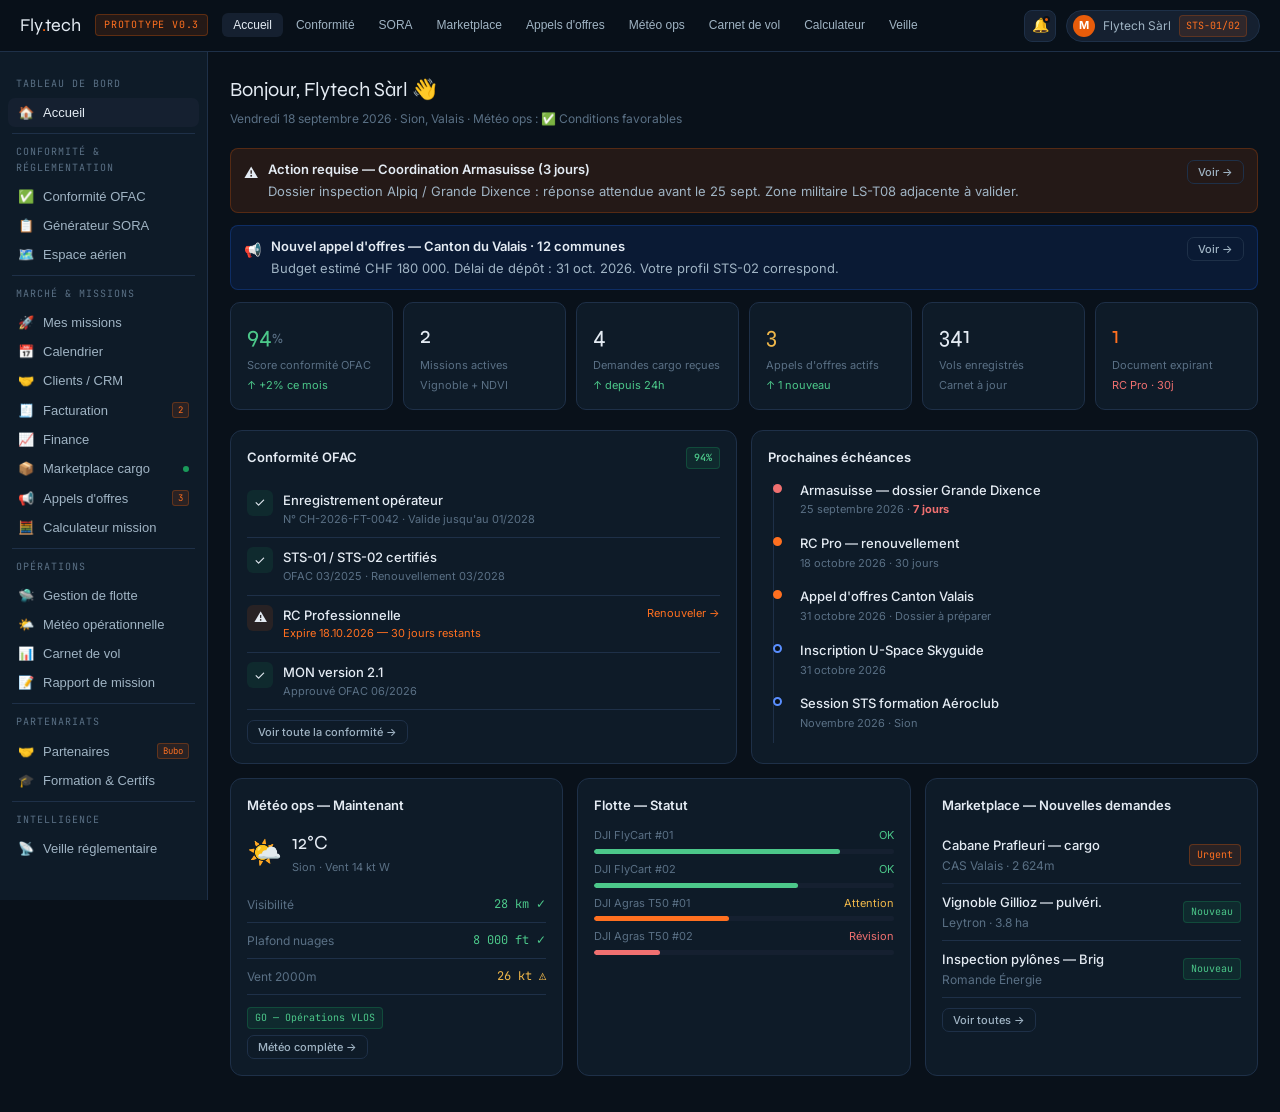
<file: plateforme.html>
<!DOCTYPE html>
<html lang="fr">
<head>
  <meta charset="UTF-8">
  <meta name="viewport" content="width=device-width, initial-scale=1.0">
  <title>Flytech Plateforme — Prototype</title>
  <link rel="preconnect" href="https://fonts.googleapis.com">
  <link rel="preconnect" href="https://fonts.gstatic.com" crossorigin>
  <link href="https://fonts.googleapis.com/css2?family=Syne:wght@600;700&family=Inter:wght@400;500;600&family=JetBrains+Mono:wght@400;500&display=swap" rel="stylesheet">
  <link rel="icon" type="image/svg+xml" href="data:image/svg+xml,<svg xmlns='http://www.w3.org/2000/svg' viewBox='0 0 32 32'><rect width='32' height='32' rx='6' fill='%23E85C0A'/><text y='24' x='4' font-size='22' font-family='sans-serif' font-weight='900' fill='white'>F</text></svg>">
  <style>
    :root {
      --bg:#09111A; --bg-2:#0E1B28; --bg-3:#152030; --bg-4:#1C2A3C;
      --border:#1E3048; --border-2:#283F56;
      --text:#E4EBF3; --text-2:#A0B4C4; --text-3:#5A7085;
      --orange:#E85C0A; --orange-2:#FF7020; --orange-bg:rgba(232,92,10,.12);
      --blue:#1E64F0; --blue-2:#5A8FFF; --blue-bg:rgba(30,100,240,.12);
      --green:#1A9A5A; --green-2:#4CC88A; --green-bg:rgba(26,154,90,.12);
      --red:#D02020; --red-2:#F07070;
      --yellow:#C8900A; --yellow-2:#F0B84A;
      --purple:#7C3AED; --purple-2:#A78BFA; --purple-bg:rgba(124,58,237,.12);
      --f-head:'Syne',sans-serif; --f-body:'Inter',sans-serif; --f-mono:'JetBrains Mono',monospace;
    }
    *,*::before,*::after{box-sizing:border-box;margin:0;padding:0}
    body{background:var(--bg);color:var(--text);font-family:var(--f-body);font-size:14px;line-height:1.6;min-height:100vh}

    /* ── Topbar ──────────────────────────────────────────── */
    .topbar{position:sticky;top:0;z-index:200;background:rgba(9,17,26,.96);backdrop-filter:blur(12px);border-bottom:1px solid var(--border);height:52px;padding:0 20px;display:flex;align-items:center;justify-content:space-between}
    .topbar-left{display:flex;align-items:center;gap:14px}
    .logo{font-family:var(--f-head);font-size:18px;text-decoration:none;color:var(--text)}
    .logo span{color:var(--orange)}
    .proto-badge{background:var(--orange-bg);color:var(--orange-2);border:1px solid rgba(232,92,10,.3);font-size:10px;font-family:var(--f-mono);letter-spacing:.08em;padding:2px 8px;border-radius:4px;text-transform:uppercase}
    .topbar-nav{display:flex;gap:2px}
    .tnav{padding:5px 11px;border-radius:6px;font-size:12px;color:var(--text-2);cursor:pointer;border:none;background:transparent;transition:background .15s,color .15s}
    .tnav:hover{background:var(--bg-3);color:var(--text)}
    .tnav.active{background:var(--bg-3);color:var(--text)}
    .topbar-right{display:flex;align-items:center;gap:10px}
    .notif-btn{background:var(--bg-3);border:1px solid var(--border);border-radius:8px;width:32px;height:32px;display:flex;align-items:center;justify-content:center;cursor:pointer;position:relative;font-size:14px}
    .notif-dot{position:absolute;top:5px;right:5px;width:7px;height:7px;border-radius:50%;background:var(--orange);border:2px solid var(--bg)}
    .user-pill{display:flex;align-items:center;gap:8px;background:var(--bg-3);border:1px solid var(--border);border-radius:20px;padding:4px 12px 4px 6px;font-size:12px;color:var(--text-2)}
    .sts-pill{background:var(--orange-bg);color:var(--orange-2);border:1px solid rgba(232,92,10,.25);border-radius:4px;font-size:10px;font-family:var(--f-mono);padding:2px 6px}

    /* ── Layout ─────────────────────────────────────────── */
    .layout{display:grid;grid-template-columns:208px 1fr;min-height:calc(100vh - 52px)}
    .sidebar{background:var(--bg-2);border-right:1px solid var(--border);padding:14px 8px;position:sticky;top:52px;height:calc(100vh - 52px);overflow-y:auto}
    .s-label{font-size:10px;font-family:var(--f-mono);color:var(--text-3);letter-spacing:.1em;text-transform:uppercase;padding:0 8px 6px;margin-top:10px}
    .s-item{display:flex;align-items:center;gap:9px;padding:7px 10px;border-radius:7px;font-size:13px;color:var(--text-2);cursor:pointer;border:none;background:transparent;width:100%;text-align:left;transition:background .15s,color .15s}
    .s-item:hover{background:var(--bg-3);color:var(--text)}
    .s-item.active{background:var(--bg-3);color:var(--text)}
    .s-new{margin-left:auto;font-size:9px;font-family:var(--f-mono);background:var(--orange-bg);color:var(--orange-2);border:1px solid rgba(232,92,10,.3);border-radius:3px;padding:1px 5px}
    .s-dot{width:6px;height:6px;border-radius:50%;background:var(--green);margin-left:auto;animation:blink 2s ease-in-out infinite;flex-shrink:0}
    @keyframes blink{0%,100%{opacity:1}50%{opacity:.3}}
    .s-divider{height:1px;background:var(--border);margin:6px 4px}

    /* ── Main ──────────────────────────────────────────── */
    .main{padding:22px;overflow-y:auto}
    .view{display:none}
    .view.active{display:block}
    .page-head{margin-bottom:20px}
    .page-title{font-family:var(--f-head);font-size:20px;margin-bottom:3px}
    .page-sub{font-size:12px;color:var(--text-3)}

    /* ── Stats ─────────────────────────────────────────── */
    .stat-row{display:grid;grid-template-columns:repeat(auto-fill,minmax(150px,1fr));gap:10px;margin-bottom:20px}
    .stat{background:var(--bg-2);border:1px solid var(--border);border-radius:10px;padding:14px 16px}
    .stat-val{font-family:var(--f-head);font-size:24px}
    .stat-label{font-size:11px;color:var(--text-3);margin-top:1px}
    .stat-delta{font-size:11px;margin-top:3px}
    .up{color:var(--green-2)}.down{color:var(--red-2)}.neutral{color:var(--text-3)}

    /* ── Cards ─────────────────────────────────────────── */
    .grid2{display:grid;grid-template-columns:1fr 1fr;gap:14px;margin-bottom:14px}
    .grid3{display:grid;grid-template-columns:1fr 1fr 1fr;gap:14px;margin-bottom:14px}
    .card{background:var(--bg-2);border:1px solid var(--border);border-radius:12px;padding:16px}
    .card-title{font-size:13px;font-weight:600;margin-bottom:12px;display:flex;align-items:center;justify-content:space-between;gap:8px}
    .card-title .sub{font-size:11px;color:var(--text-3);font-weight:400}

    /* ── Badge ─────────────────────────────────────────── */
    .badge{display:inline-block;font-size:10px;font-family:var(--f-mono);padding:2px 7px;border-radius:4px;white-space:nowrap}
    .b-green{background:var(--green-bg);color:var(--green-2);border:1px solid rgba(26,154,90,.3)}
    .b-orange{background:var(--orange-bg);color:var(--orange-2);border:1px solid rgba(232,92,10,.3)}
    .b-blue{background:var(--blue-bg);color:var(--blue-2);border:1px solid rgba(30,100,240,.3)}
    .b-red{background:rgba(208,32,32,.12);color:var(--red-2);border:1px solid rgba(208,32,32,.3)}
    .b-gray{background:var(--bg-3);color:var(--text-3);border:1px solid var(--border)}
    .b-purple{background:var(--purple-bg);color:var(--purple-2);border:1px solid rgba(124,58,237,.3)}
    .b-yellow{background:rgba(200,144,10,.12);color:var(--yellow-2);border:1px solid rgba(200,144,10,.3)}

    /* ── Rows / list ────────────────────────────────────── */
    .row{display:flex;align-items:center;justify-content:space-between;padding:8px 0;border-bottom:1px solid var(--border);font-size:13px;gap:8px}
    .row:last-child{border-bottom:none}
    .row-label{color:var(--text-3);font-size:12px}
    .row-val{font-family:var(--f-mono);font-size:12px;text-align:right}

    /* ── Conformité ─────────────────────────────────────── */
    .conf-item{display:flex;align-items:flex-start;gap:10px;padding:9px 0;border-bottom:1px solid var(--border)}
    .conf-item:last-child{border-bottom:none}
    .conf-icon{width:26px;height:26px;border-radius:6px;display:flex;align-items:center;justify-content:center;font-size:13px;flex-shrink:0}
    .ci-ok{background:var(--green-bg)}.ci-warn{background:var(--orange-bg)}.ci-err{background:rgba(208,32,32,.12)}
    .conf-text{flex:1}
    .conf-name{font-size:13px;font-weight:500}
    .conf-sub{font-size:11px;color:var(--text-3)}
    .conf-action{font-size:11px;color:var(--orange-2);cursor:pointer;white-space:nowrap;flex-shrink:0}

    /* ── SORA steps ─────────────────────────────────────── */
    .sora-step{display:flex;gap:12px;padding:10px 0;border-bottom:1px solid var(--border)}
    .sora-step:last-child{border-bottom:none}
    .step-num{width:24px;height:24px;border-radius:50%;display:flex;align-items:center;justify-content:center;font-size:10px;font-family:var(--f-mono);flex-shrink:0}
    .sn-done{background:var(--green-bg);color:var(--green-2);border:1px solid rgba(26,154,90,.3)}
    .sn-active{background:var(--orange-bg);color:var(--orange-2);border:1px solid rgba(232,92,10,.3)}
    .sn-todo{background:var(--bg-3);color:var(--text-3);border:1px solid var(--border)}
    .step-body{flex:1}
    .step-name{font-size:13px;font-weight:500}
    .step-sub{font-size:11px;color:var(--text-3)}

    /* ── Marketplace ────────────────────────────────────── */
    .mkt-card{background:var(--bg-2);border:1px solid var(--border);border-radius:10px;padding:14px;margin-bottom:10px;display:flex;align-items:flex-start;gap:12px;transition:border-color .2s}
    .mkt-card:hover{border-color:var(--border-2)}
    .mkt-icon{width:38px;height:38px;border-radius:8px;background:var(--bg-3);display:flex;align-items:center;justify-content:center;font-size:17px;flex-shrink:0}
    .mkt-body{flex:1}
    .mkt-title{font-size:13px;font-weight:600;margin-bottom:2px}
    .mkt-meta{font-size:11px;color:var(--text-3);margin-bottom:6px}
    .mkt-tags{display:flex;gap:5px;flex-wrap:wrap}
    .mkt-price{text-align:right;flex-shrink:0}
    .mkt-amount{font-family:var(--f-head);font-size:15px;color:var(--green-2)}
    .mkt-unit{font-size:10px;color:var(--text-3)}

    /* ── Buttons ────────────────────────────────────────── */
    .btn{display:inline-flex;align-items:center;gap:5px;padding:6px 14px;border-radius:7px;font-size:12px;font-weight:500;cursor:pointer;border:none;transition:opacity .15s;text-decoration:none;font-family:var(--f-body)}
    .btn:hover{opacity:.85}
    .btn-primary{background:var(--orange);color:white}
    .btn-blue{background:var(--blue);color:white}
    .btn-ghost{background:transparent;color:var(--text-2);border:1px solid var(--border)}
    .btn-sm{padding:4px 10px;font-size:11px}
    .btn-green{background:var(--green);color:white}

    /* ── Alert ──────────────────────────────────────────── */
    .alert{display:flex;align-items:flex-start;gap:10px;padding:11px 13px;border-radius:8px;font-size:13px;margin-bottom:12px}
    .alert-orange{background:var(--orange-bg);border:1px solid rgba(232,92,10,.25)}
    .alert-blue{background:var(--blue-bg);border:1px solid rgba(30,100,240,.25)}
    .alert-green{background:var(--green-bg);border:1px solid rgba(26,154,90,.25)}
    .alert-red{background:rgba(208,32,32,.1);border:1px solid rgba(208,32,32,.25)}
    .alert-icon{font-size:14px;flex-shrink:0;margin-top:2px}
    .alert-text{color:var(--text-2);line-height:1.5;flex:1}
    .alert-title{font-weight:600;color:var(--text);display:block;margin-bottom:2px}

    /* ── Progress ───────────────────────────────────────── */
    .prog-wrap{margin:7px 0}
    .prog-label{display:flex;justify-content:space-between;font-size:11px;color:var(--text-3);margin-bottom:4px}
    .prog-bar{height:5px;background:var(--bg-3);border-radius:3px;overflow:hidden}
    .prog-fill{height:100%;border-radius:3px}
    .pf-green{background:var(--green-2)}.pf-orange{background:var(--orange-2)}.pf-blue{background:var(--blue-2)}.pf-red{background:var(--red-2)}

    /* ── Timeline ───────────────────────────────────────── */
    .timeline{position:relative;padding-left:18px}
    .timeline::before{content:'';position:absolute;left:5px;top:4px;bottom:4px;width:1px;background:var(--border)}
    .tl-item{position:relative;padding:0 0 14px 14px}
    .tl-dot{position:absolute;left:-13px;top:4px;width:9px;height:9px;border-radius:50%;border:2px solid var(--border);background:var(--bg)}
    .tl-dot.green{border-color:var(--green-2);background:var(--green-2)}
    .tl-dot.orange{border-color:var(--orange-2);background:var(--orange-2)}
    .tl-dot.blue{border-color:var(--blue-2);background:var(--bg)}
    .tl-dot.red{border-color:var(--red-2);background:var(--red-2)}
    .tl-title{font-size:13px;font-weight:500}
    .tl-meta{font-size:11px;color:var(--text-3);margin-top:1px}

    /* ── Météo ──────────────────────────────────────────── */
    .meteo-grid{display:grid;grid-template-columns:repeat(auto-fill,minmax(200px,1fr));gap:12px;margin-bottom:14px}
    .meteo-card{background:var(--bg-2);border:1px solid var(--border);border-radius:10px;padding:14px}
    .meteo-loc{font-size:11px;font-family:var(--f-mono);color:var(--text-3);margin-bottom:8px;text-transform:uppercase;letter-spacing:.06em}
    .meteo-val{font-family:var(--f-head);font-size:22px;margin-bottom:2px}
    .meteo-label{font-size:11px;color:var(--text-3)}
    .meteo-rows{margin-top:10px}
    .meteo-row{display:flex;justify-content:space-between;font-size:12px;padding:4px 0;border-bottom:1px solid var(--border)}
    .meteo-row:last-child{border-bottom:none}
    .meteo-row-label{color:var(--text-3)}
    .wind-gauge{height:6px;background:var(--bg-3);border-radius:3px;overflow:hidden;margin-top:3px}
    .wind-fill{height:100%;border-radius:3px;background:linear-gradient(90deg,var(--green-2),var(--yellow-2),var(--red-2))}
    .go{color:var(--green-2)}.warn{color:var(--yellow-2)}.nogo{color:var(--red-2)}

    /* ── Carnet de vol ──────────────────────────────────── */
    .table-wrap{overflow-x:auto}
    table{width:100%;border-collapse:collapse;font-size:12px}
    th{text-align:left;font-size:10px;font-family:var(--f-mono);letter-spacing:.06em;text-transform:uppercase;color:var(--text-3);padding:9px 12px;border-bottom:1px solid var(--border)}
    td{padding:10px 12px;border-bottom:1px solid var(--border);color:var(--text-2);vertical-align:middle}
    td:first-child{color:var(--text);font-weight:500}
    tr:last-child td{border-bottom:none}
    tr:hover td{background:rgba(255,255,255,.015)}

    /* ── Appels d'offres ────────────────────────────────── */
    .ao-card{background:var(--bg-2);border:1px solid var(--border);border-radius:10px;padding:14px;margin-bottom:10px;transition:border-color .2s}
    .ao-card:hover{border-color:var(--border-2)}
    .ao-header{display:flex;align-items:flex-start;justify-content:space-between;gap:12px;margin-bottom:10px}
    .ao-title{font-size:13px;font-weight:600;margin-bottom:3px}
    .ao-meta{font-size:11px;color:var(--text-3)}
    .ao-body{font-size:12px;color:var(--text-2);line-height:1.6;margin-bottom:10px}
    .ao-footer{display:flex;align-items:center;justify-content:space-between;flex-wrap:wrap;gap:8px}
    .ao-deadline{font-size:11px;font-family:var(--f-mono)}
    .ao-deadline.urgent{color:var(--orange-2)}
    .ao-deadline.soon{color:var(--yellow-2)}
    .ao-deadline.normal{color:var(--text-3)}

    /* ── Calculateur ────────────────────────────────────── */
    .calc-result{background:var(--bg-3);border:1px solid var(--border);border-radius:8px;padding:14px;margin-top:12px}
    .calc-result-title{font-size:11px;font-family:var(--f-mono);color:var(--text-3);text-transform:uppercase;letter-spacing:.08em;margin-bottom:10px}
    .calc-grid{display:grid;grid-template-columns:repeat(auto-fill,minmax(120px,1fr));gap:10px}
    .calc-stat{text-align:center}
    .calc-stat-val{font-family:var(--f-head);font-size:20px;margin-bottom:2px}
    .calc-stat-label{font-size:10px;color:var(--text-3)}
    .risk-bar{display:flex;height:8px;border-radius:4px;overflow:hidden;margin-top:10px;gap:2px}
    .risk-seg{flex:1;border-radius:2px;opacity:.3;transition:opacity .3s}
    .risk-seg.active{opacity:1}
    .rs-1{background:var(--green-2)}.rs-2{background:var(--yellow-2)}.rs-3{background:var(--orange-2)}.rs-4{background:var(--red-2)}
    input[type="range"]{-webkit-appearance:none;width:100%;height:4px;border-radius:2px;background:var(--bg-3);outline:none;margin:8px 0}
    input[type="range"]::-webkit-slider-thumb{-webkit-appearance:none;width:14px;height:14px;border-radius:50%;background:var(--orange);cursor:pointer}
    .form-input{width:100%;background:var(--bg-3);border:1px solid var(--border-2);color:var(--text);padding:7px 10px;border-radius:6px;font-size:13px;font-family:var(--f-body);outline:none}
    .form-input:focus{border-color:var(--orange)}
    .form-select{width:100%;background:var(--bg-3);border:1px solid var(--border-2);color:var(--text);padding:7px 10px;border-radius:6px;font-size:13px;font-family:var(--f-body);outline:none}
    .form-label{font-size:11px;color:var(--text-3);margin-bottom:4px;display:block}
    .form-group{margin-bottom:10px}

    /* ── Zone map ───────────────────────────────────────── */
    .zone-map{background:var(--bg-3);border:1px solid var(--border);border-radius:8px;height:220px;position:relative;overflow:hidden}
    .zone-map svg{width:100%;height:100%}

    /* ── Fleet / Batteries ──────────────────────────────── */
    .drone-card{background:var(--bg-2);border:1px solid var(--border);border-radius:12px;padding:16px;transition:border-color .2s}
    .drone-card:hover{border-color:var(--border-2)}
    .drone-header{display:flex;align-items:center;justify-content:space-between;margin-bottom:12px}
    .drone-name{font-weight:600;font-size:13px}
    .drone-serial{font-size:10px;font-family:var(--f-mono);color:var(--text-3)}
    .batt-grid{display:grid;grid-template-columns:1fr 1fr;gap:6px;margin-top:10px}
    .batt-cell{background:var(--bg-3);border:1px solid var(--border);border-radius:6px;padding:7px 9px}
    .batt-id{font-size:10px;font-family:var(--f-mono);color:var(--text-3);margin-bottom:4px}
    .batt-bar{height:4px;background:var(--bg-4);border-radius:2px;overflow:hidden;margin:3px 0}
    .batt-fill{height:100%;border-radius:2px}
    .batt-stat{font-size:10px;color:var(--text-3)}
    .batt-ok{color:var(--green-2)}.batt-warn{color:var(--yellow-2)}.batt-bad{color:var(--red-2)}

    /* ── CRM ────────────────────────────────────────────── */
    .crm-row{display:grid;grid-template-columns:2fr 1fr 80px 90px 80px 100px;align-items:center;gap:10px;padding:10px 12px;border-bottom:1px solid var(--border);font-size:12px}
    .crm-row:last-child{border-bottom:none}
    .crm-head{background:var(--bg-3);border-radius:6px 6px 0 0;font-size:10px;font-family:var(--f-mono);color:var(--text-3);letter-spacing:.06em;text-transform:uppercase}
    .crm-name{font-weight:600;font-size:13px;color:var(--text)}
    .crm-sub{font-size:10px;color:var(--text-3)}
    .crm-ca{font-family:var(--f-mono);color:var(--green-2)}
    .crm-type-icon{width:28px;height:28px;border-radius:6px;display:flex;align-items:center;justify-content:center;font-size:14px;flex-shrink:0;background:var(--bg-3)}

    /* ── Mission pipeline ───────────────────────────────── */
    .pipeline{display:grid;grid-template-columns:1fr 1fr 1fr;gap:14px}
    .pipe-col{background:var(--bg-2);border:1px solid var(--border);border-radius:10px;padding:12px}
    .pipe-title{font-size:11px;font-family:var(--f-mono);text-transform:uppercase;letter-spacing:.08em;color:var(--text-3);margin-bottom:10px;display:flex;align-items:center;justify-content:space-between}
    .pipe-count{background:var(--bg-3);color:var(--text-2);border-radius:10px;font-size:10px;padding:1px 7px}
    .mission-card{background:var(--bg-3);border:1px solid var(--border);border-radius:8px;padding:10px;margin-bottom:8px;cursor:default;transition:border-color .2s}
    .mission-card:hover{border-color:var(--border-2)}
    .mission-card:last-child{margin-bottom:0}
    .mc-title{font-size:12px;font-weight:600;margin-bottom:3px}
    .mc-client{font-size:10px;color:var(--text-3);margin-bottom:6px}
    .mc-footer{display:flex;align-items:center;justify-content:space-between}
    .mc-date{font-size:10px;font-family:var(--f-mono);color:var(--text-3)}

    /* ── Rapport de mission ─────────────────────────────── */
    .rapport-section{margin-bottom:16px}
    .rapport-section-title{font-size:11px;font-family:var(--f-mono);text-transform:uppercase;letter-spacing:.08em;color:var(--text-3);margin-bottom:10px;padding-bottom:6px;border-bottom:1px solid var(--border)}
    .r-grid2{display:grid;grid-template-columns:1fr 1fr;gap:10px}
    .r-grid3{display:grid;grid-template-columns:1fr 1fr 1fr;gap:10px}
    .check-row{display:flex;align-items:center;gap:8px;padding:6px 0;border-bottom:1px solid var(--border);font-size:13px}
    .check-row:last-child{border-bottom:none}
    .check-box{width:16px;height:16px;border-radius:3px;border:1px solid var(--border-2);background:var(--bg-3);display:flex;align-items:center;justify-content:center;flex-shrink:0;font-size:10px;cursor:pointer}
    .check-box.checked{background:var(--green-bg);border-color:rgba(26,154,90,.4);color:var(--green-2)}
    textarea.form-input{resize:vertical;min-height:60px;font-family:var(--f-body)}

    /* ── Calendrier ─────────────────────────────────────── */
    .cal-header{display:flex;align-items:center;justify-content:space-between;margin-bottom:14px}
    .cal-month{font-family:var(--f-head);font-size:16px}
    .cal-nav{display:flex;gap:6px}
    .cal-nav-btn{background:var(--bg-3);border:1px solid var(--border);border-radius:6px;width:28px;height:28px;display:flex;align-items:center;justify-content:center;cursor:pointer;font-size:12px;color:var(--text-2)}
    .cal-grid{display:grid;grid-template-columns:repeat(7,1fr);gap:2px}
    .cal-dow{font-size:10px;font-family:var(--f-mono);color:var(--text-3);text-align:center;padding:6px 2px;letter-spacing:.04em;text-transform:uppercase}
    .cal-cell{background:var(--bg-2);border:1px solid var(--border);border-radius:6px;min-height:74px;padding:6px;cursor:pointer;transition:border-color .15s}
    .cal-cell:hover{border-color:var(--border-2)}
    .cal-cell.today{border-color:var(--orange);background:var(--orange-bg)}
    .cal-cell.other-month{opacity:.35}
    .cal-day-num{font-size:11px;font-family:var(--f-mono);color:var(--text-3);margin-bottom:4px}
    .cal-cell.today .cal-day-num{color:var(--orange-2);font-weight:700}
    .cal-evt{font-size:10px;padding:2px 5px;border-radius:3px;margin-bottom:2px;white-space:nowrap;overflow:hidden;text-overflow:ellipsis;line-height:1.4}
    .ce-orange{background:var(--orange-bg);color:var(--orange-2)}
    .ce-green{background:var(--green-bg);color:var(--green-2)}
    .ce-blue{background:var(--blue-bg);color:var(--blue-2)}
    .ce-purple{background:var(--purple-bg);color:var(--purple-2)}
    .ce-red{background:rgba(208,32,32,.1);color:var(--red-2)}

    /* ── Facturation ────────────────────────────────────── */
    .invoice-row{display:grid;grid-template-columns:90px 2fr 1fr 90px 100px 90px;align-items:center;gap:10px;padding:10px 12px;border-bottom:1px solid var(--border);font-size:12px}
    .invoice-row:last-child{border-bottom:none}
    .invoice-head{background:var(--bg-3);border-radius:6px 6px 0 0;font-size:10px;font-family:var(--f-mono);color:var(--text-3);letter-spacing:.06em;text-transform:uppercase}
    .inv-num{font-family:var(--f-mono);color:var(--text-3);font-size:11px}
    .inv-client{font-weight:600;color:var(--text)}
    .inv-obj{font-size:11px;color:var(--text-2)}
    .inv-amount{font-family:var(--f-mono);font-size:13px;font-weight:600}
    .devis-builder{background:var(--bg-3);border:1px solid var(--border);border-radius:8px;padding:16px}
    .devis-line{display:grid;grid-template-columns:2fr 80px 90px 28px;gap:8px;align-items:center;margin-bottom:8px}
    .devis-total{background:var(--bg-2);border:1px solid var(--border);border-radius:6px;padding:12px;margin-top:12px}

    /* ── Finance ────────────────────────────────────────── */
    .fin-bar-grid{display:grid;grid-template-columns:repeat(12,1fr);gap:4px;align-items:flex-end;height:100px;margin:10px 0 6px}
    .fin-bar{background:var(--bg-3);border-radius:3px 3px 0 0;position:relative;cursor:default;transition:background .15s}
    .fin-bar:hover{background:var(--border-2)}
    .fin-bar-fill{position:absolute;bottom:0;left:0;right:0;border-radius:3px 3px 0 0;transition:height .4s}
    .fin-bar-label{font-size:9px;font-family:var(--f-mono);color:var(--text-3);text-align:center;margin-top:5px;letter-spacing:.02em}
    .fin-bar-val{font-size:9px;font-family:var(--f-mono);color:var(--text-3);position:absolute;top:-15px;left:50%;transform:translateX(-50%);white-space:nowrap}
    .client-bar{display:flex;align-items:center;gap:8px;margin-bottom:8px;font-size:12px}
    .client-bar-track{flex:1;height:6px;background:var(--bg-3);border-radius:3px;overflow:hidden}
    .client-bar-fill{height:100%;border-radius:3px;background:var(--green-2)}
    .client-bar-val{font-family:var(--f-mono);font-size:11px;color:var(--green-2);white-space:nowrap;min-width:70px;text-align:right}

    /* ── Notifications panel ────────────────────────────── */
    .notif-panel{position:absolute;top:46px;right:0;width:340px;background:var(--bg-2);border:1px solid var(--border);border-radius:12px;box-shadow:0 8px 32px rgba(0,0,0,.4);z-index:300;overflow:hidden;display:none}
    .notif-panel.open{display:block}
    .notif-panel-head{padding:12px 14px;border-bottom:1px solid var(--border);display:flex;align-items:center;justify-content:space-between}
    .notif-panel-title{font-size:13px;font-weight:600}
    .notif-item{padding:11px 14px;border-bottom:1px solid var(--border);cursor:pointer;transition:background .15s}
    .notif-item:last-child{border-bottom:none}
    .notif-item:hover{background:var(--bg-3)}
    .notif-item.unread{border-left:3px solid var(--orange)}
    .notif-icon{font-size:16px;flex-shrink:0;margin-top:1px}
    .notif-body{flex:1}
    .notif-title{font-size:12px;font-weight:600;margin-bottom:2px}
    .notif-sub{font-size:11px;color:var(--text-3);line-height:1.4}
    .notif-time{font-size:10px;font-family:var(--f-mono);color:var(--text-3);margin-top:3px}

    /* ── Partenaires ────────────────────────────────────── */
    .partner-card{background:var(--bg-2);border:1px solid var(--border);border-radius:12px;padding:18px;transition:border-color .2s}
    .partner-card:hover{border-color:var(--border-2)}
    .partner-header{display:flex;align-items:flex-start;gap:14px;margin-bottom:14px}
    .partner-logo{width:48px;height:48px;border-radius:10px;background:var(--bg-3);display:flex;align-items:center;justify-content:center;font-size:20px;flex-shrink:0;border:1px solid var(--border)}
    .partner-name{font-family:var(--f-head);font-size:16px;margin-bottom:2px}
    .partner-sub{font-size:12px;color:var(--text-3)}
    .partner-kpi{display:grid;grid-template-columns:repeat(3,1fr);gap:8px;margin:12px 0;padding:12px;background:var(--bg-3);border-radius:8px}
    .pkpi{text-align:center}
    .pkpi-val{font-family:var(--f-head);font-size:18px;margin-bottom:2px}
    .pkpi-label{font-size:10px;color:var(--text-3)}
    .synergy-row{display:flex;align-items:flex-start;gap:10px;padding:8px 0;border-bottom:1px solid var(--border);font-size:12px}
    .synergy-row:last-child{border-bottom:none}
    .synergy-icon{font-size:14px;flex-shrink:0;margin-top:1px}

    /* ── Formation ──────────────────────────────────────── */
    .cert-card{background:var(--bg-2);border:1px solid var(--border);border-radius:10px;padding:14px;display:flex;gap:14px;align-items:flex-start;margin-bottom:10px;transition:border-color .2s}
    .cert-card:hover{border-color:var(--border-2)}
    .cert-icon{width:40px;height:40px;border-radius:9px;display:flex;align-items:center;justify-content:center;font-size:18px;flex-shrink:0}
    .ci-valid{background:var(--green-bg)}
    .ci-expiring{background:var(--orange-bg)}
    .ci-pending{background:var(--blue-bg)}
    .cert-body{flex:1}
    .cert-name{font-size:13px;font-weight:600;margin-bottom:3px}
    .cert-meta{font-size:11px;color:var(--text-3);line-height:1.5}
    .cert-exp{font-size:11px;font-family:var(--f-mono);margin-top:4px}

    /* ── Responsive ─────────────────────────────────────── */
    @media(max-width:900px){.grid2,.grid3{grid-template-columns:1fr}}
    @media(max-width:768px){
      .layout{grid-template-columns:1fr}
      .sidebar{position:static;height:auto;display:flex;flex-wrap:wrap;gap:3px;padding:8px;border-right:none;border-bottom:1px solid var(--border)}
      .s-label,.s-divider{display:none}
      .main{padding:14px}
      .topbar-nav{display:none}
    }
  </style>
</head>
<body>

<!-- TOPBAR -->
<header class="topbar">
  <div class="topbar-left">
    <a href="index.html" class="logo">Fly<span>.</span>tech</a>
    <span class="proto-badge">Prototype v0.3</span>
    <nav class="topbar-nav">
      <button class="tnav active" onclick="sv('accueil',this)">Accueil</button>
      <button class="tnav" onclick="sv('conformite',this)">Conformité</button>
      <button class="tnav" onclick="sv('sora',this)">SORA</button>
      <button class="tnav" onclick="sv('marketplace',this)">Marketplace</button>
      <button class="tnav" onclick="sv('ao',this)">Appels d'offres</button>
      <button class="tnav" onclick="sv('meteo',this)">Météo ops</button>
      <button class="tnav" onclick="sv('carnet',this)">Carnet de vol</button>
      <button class="tnav" onclick="sv('calc',this)">Calculateur</button>
      <button class="tnav" onclick="sv('veille',this)">Veille</button>
    </nav>
  </div>
  <div class="topbar-right">
    <div class="notif-btn" title="3 notifications" onclick="toggleNotif()" id="notif-btn" style="position:relative">🔔<div class="notif-dot" id="notif-dot"></div>
      <div class="notif-panel" id="notif-panel">
        <div class="notif-panel-head"><span class="notif-panel-title">Notifications <span class="badge b-orange" style="font-size:9px">3</span></span><span style="font-size:11px;color:var(--orange-2);cursor:pointer" onclick="markAllRead(event)">Tout lire</span></div>
        <div class="notif-item unread" style="display:flex;gap:10px"><div class="notif-icon">⚠️</div><div class="notif-body"><div class="notif-title">Armasuisse — réponse requise</div><div class="notif-sub">Dossier Grande Dixence · Zone LS-T08 · Délai 25 sept. (7 jours)</div><div class="notif-time">Il y a 2h</div></div></div>
        <div class="notif-item unread" style="display:flex;gap:10px"><div class="notif-icon">📢</div><div class="notif-body"><div class="notif-title">Nouvel appel d'offres — Canton Valais</div><div class="notif-sub">12 communes de montagne · Budget CHF 180 000 · Délai 31 oct.</div><div class="notif-time">Il y a 6h</div></div></div>
        <div class="notif-item unread" style="display:flex;gap:10px"><div class="notif-icon">💰</div><div class="notif-body"><div class="notif-title">Facture en retard — Alpiq SA</div><div class="notif-sub">FA-2026-022 · CHF 6 800 · 15 jours de retard · Relance envoyée</div><div class="notif-time">Il y a 1j</div></div></div>
        <div class="notif-item" style="display:flex;gap:10px"><div class="notif-icon">✅</div><div class="notif-body"><div class="notif-title">Mission complétée — Romande Énergie</div><div class="notif-sub">Inspection pylônes Entremont · Rapport PDF généré · CHF 6 800</div><div class="notif-time">Il y a 2j</div></div></div>
        <div class="notif-item" style="display:flex;gap:10px"><div class="notif-icon">🌤️</div><div class="notif-body"><div class="notif-title">Alerte météo — Demain 19 sept.</div><div class="notif-sub">Vent 38 kt prévu sur Sion à 14h · Opérations BVLOS déconseillées</div><div class="notif-time">Il y a 3h</div></div></div>
      </div>
    </div>
    <div class="user-pill">
      <div style="width:22px;height:22px;border-radius:50%;background:var(--orange);display:flex;align-items:center;justify-content:center;font-size:11px;font-weight:700;color:white">M</div>
      Flytech Sàrl
      <span class="sts-pill">STS-01/02</span>
    </div>
  </div>
</header>

<div class="layout">
  <aside class="sidebar">
    <div class="s-label">Tableau de bord</div>
    <button class="s-item active" onclick="sv('accueil',this)"><span>🏠</span> Accueil</button>
    <div class="s-divider"></div>
    <div class="s-label">Conformité & Réglementation</div>
    <button class="s-item" onclick="sv('conformite',this)"><span>✅</span> Conformité OFAC</button>
    <button class="s-item" onclick="sv('sora',this)"><span>📋</span> Générateur SORA</button>
    <button class="s-item" onclick="sv('airspace',this)"><span>🗺️</span> Espace aérien</button>
    <div class="s-divider"></div>
    <div class="s-label">Marché & Missions</div>
    <button class="s-item" onclick="sv('missions',this)"><span>🚀</span> Mes missions</button>
    <button class="s-item" onclick="sv('calendrier',this)"><span>📅</span> Calendrier</button>
    <button class="s-item" onclick="sv('clients',this)"><span>🤝</span> Clients / CRM</button>
    <button class="s-item" onclick="sv('facturation',this)"><span>🧾</span> Facturation <span class="s-new">2</span></button>
    <button class="s-item" onclick="sv('finance',this)"><span>📈</span> Finance</button>
    <button class="s-item" onclick="sv('marketplace',this)"><span>📦</span> Marketplace cargo <div class="s-dot"></div></button>
    <button class="s-item" onclick="sv('ao',this)"><span>📢</span> Appels d'offres <span class="s-new">3</span></button>
    <button class="s-item" onclick="sv('calc',this)"><span>🧮</span> Calculateur mission</button>
    <div class="s-divider"></div>
    <div class="s-label">Opérations</div>
    <button class="s-item" onclick="sv('flotte',this)"><span>🛸</span> Gestion de flotte</button>
    <button class="s-item" onclick="sv('meteo',this)"><span>🌤️</span> Météo opérationnelle</button>
    <button class="s-item" onclick="sv('carnet',this)"><span>📊</span> Carnet de vol</button>
    <button class="s-item" onclick="sv('rapport',this)"><span>📝</span> Rapport de mission</button>
    <div class="s-divider"></div>
    <div class="s-label">Partenariats</div>
    <button class="s-item" onclick="sv('partenaires',this)"><span>🤝</span> Partenaires <span class="s-new">Bubo</span></button>
    <button class="s-item" onclick="sv('formation',this)"><span>🎓</span> Formation & Certifs</button>
    <div class="s-divider"></div>
    <div class="s-label">Intelligence</div>
    <button class="s-item" onclick="sv('veille',this)"><span>📡</span> Veille réglementaire</button>
  </aside>

  <main class="main">

    <!-- ═══════════ ACCUEIL ═══════════════════════════════ -->
    <div class="view active" id="v-accueil">
      <div class="page-head">
        <div class="page-title">Bonjour, Flytech Sàrl 👋</div>
        <div class="page-sub">Vendredi 18 septembre 2026 · Sion, Valais · Météo ops : ✅ Conditions favorables</div>
      </div>

      <div class="alert alert-orange">
        <div class="alert-icon">⚠️</div>
        <div class="alert-text"><span class="alert-title">Action requise — Coordination Armasuisse (3 jours)</span>Dossier inspection Alpiq / Grande Dixence : réponse attendue avant le 25 sept. Zone militaire LS-T08 adjacente à valider.</div>
        <button class="btn btn-ghost btn-sm" style="flex-shrink:0" onclick="sv('sora',null)">Voir →</button>
      </div>
      <div class="alert alert-blue">
        <div class="alert-icon">📢</div>
        <div class="alert-text"><span class="alert-title">Nouvel appel d'offres — Canton du Valais · 12 communes</span>Budget estimé CHF 180 000. Délai de dépôt : 31 oct. 2026. Votre profil STS-02 correspond.</div>
        <button class="btn btn-ghost btn-sm" style="flex-shrink:0" onclick="sv('ao',null)">Voir →</button>
      </div>

      <div class="stat-row">
        <div class="stat"><div class="stat-val" style="color:var(--green-2)">94<span style="font-size:14px;color:var(--text-3)">%</span></div><div class="stat-label">Score conformité OFAC</div><div class="stat-delta up">↑ +2% ce mois</div></div>
        <div class="stat"><div class="stat-val">2</div><div class="stat-label">Missions actives</div><div class="stat-delta neutral">Vignoble + NDVI</div></div>
        <div class="stat"><div class="stat-val">4</div><div class="stat-label">Demandes cargo reçues</div><div class="stat-delta up">↑ depuis 24h</div></div>
        <div class="stat"><div class="stat-val" style="color:var(--yellow-2)">3</div><div class="stat-label">Appels d'offres actifs</div><div class="stat-delta up">↑ 1 nouveau</div></div>
        <div class="stat"><div class="stat-val">341</div><div class="stat-label">Vols enregistrés</div><div class="stat-delta neutral">Carnet à jour</div></div>
        <div class="stat"><div class="stat-val" style="color:var(--orange-2)">1</div><div class="stat-label">Document expirant</div><div class="stat-delta down">RC Pro · 30j</div></div>
      </div>

      <div class="grid2">
        <div class="card">
          <div class="card-title">Conformité OFAC <span class="badge b-green">94%</span></div>
          <div class="conf-item"><div class="conf-icon ci-ok">✓</div><div class="conf-text"><div class="conf-name">Enregistrement opérateur</div><div class="conf-sub">N° CH-2026-FT-0042 · Valide jusqu'au 01/2028</div></div></div>
          <div class="conf-item"><div class="conf-icon ci-ok">✓</div><div class="conf-text"><div class="conf-name">STS-01 / STS-02 certifiés</div><div class="conf-sub">OFAC 03/2025 · Renouvellement 03/2028</div></div></div>
          <div class="conf-item"><div class="conf-icon ci-warn">⚠</div><div class="conf-text"><div class="conf-name">RC Professionnelle</div><div class="conf-sub" style="color:var(--orange-2)">Expire 18.10.2026 — 30 jours restants</div></div><div class="conf-action">Renouveler →</div></div>
          <div class="conf-item"><div class="conf-icon ci-ok">✓</div><div class="conf-text"><div class="conf-name">MON version 2.1</div><div class="conf-sub">Approuvé OFAC 06/2026</div></div></div>
          <div style="margin-top:10px"><button class="btn btn-ghost btn-sm" onclick="sv('conformite',null)">Voir toute la conformité →</button></div>
        </div>

        <div class="card">
          <div class="card-title">Prochaines échéances</div>
          <div class="timeline">
            <div class="tl-item"><div class="tl-dot red"></div><div class="tl-title">Armasuisse — dossier Grande Dixence</div><div class="tl-meta">25 septembre 2026 · <strong style="color:var(--red-2)">7 jours</strong></div></div>
            <div class="tl-item"><div class="tl-dot orange"></div><div class="tl-title">RC Pro — renouvellement</div><div class="tl-meta">18 octobre 2026 · 30 jours</div></div>
            <div class="tl-item"><div class="tl-dot orange"></div><div class="tl-title">Appel d'offres Canton Valais</div><div class="tl-meta">31 octobre 2026 · Dossier à préparer</div></div>
            <div class="tl-item"><div class="tl-dot blue"></div><div class="tl-title">Inscription U-Space Skyguide</div><div class="tl-meta">31 octobre 2026</div></div>
            <div class="tl-item"><div class="tl-dot blue"></div><div class="tl-title">Session STS formation Aéroclub</div><div class="tl-meta">Novembre 2026 · Sion</div></div>
          </div>
        </div>
      </div>

      <div class="grid3">
        <div class="card">
          <div class="card-title">Météo ops — Maintenant</div>
          <div style="display:flex;align-items:center;gap:10px;margin-bottom:10px">
            <div style="font-size:28px">🌤️</div>
            <div><div style="font-family:var(--f-head);font-size:20px">12°C</div><div style="font-size:11px;color:var(--text-3)">Sion · Vent 14 kt W</div></div>
          </div>
          <div class="row"><span class="row-label">Visibilité</span><span class="row-val go">28 km ✓</span></div>
          <div class="row"><span class="row-label">Plafond nuages</span><span class="row-val go">8 000 ft ✓</span></div>
          <div class="row"><span class="row-label">Vent 2000m</span><span class="row-val warn">26 kt ⚠</span></div>
          <div style="margin-top:10px"><span class="badge b-green">GO — Opérations VLOS</span></div>
          <div style="margin-top:6px"><button class="btn btn-ghost btn-sm" onclick="sv('meteo',null)">Météo complète →</button></div>
        </div>

        <div class="card">
          <div class="card-title">Flotte — Statut</div>
          <div class="prog-wrap"><div class="prog-label"><span>DJI FlyCart #01</span><span class="go">OK</span></div><div class="prog-bar"><div class="prog-fill pf-green" style="width:82%"></div></div></div>
          <div class="prog-wrap"><div class="prog-label"><span>DJI FlyCart #02</span><span class="go">OK</span></div><div class="prog-bar"><div class="prog-fill pf-green" style="width:68%"></div></div></div>
          <div class="prog-wrap"><div class="prog-label"><span>DJI Agras T50 #01</span><span class="warn">Attention</span></div><div class="prog-bar"><div class="prog-fill pf-orange" style="width:45%"></div></div></div>
          <div class="prog-wrap"><div class="prog-label"><span>DJI Agras T50 #02</span><span class="nogo">Révision</span></div><div class="prog-bar"><div class="prog-fill pf-red" style="width:22%"></div></div></div>
        </div>

        <div class="card">
          <div class="card-title">Marketplace — Nouvelles demandes</div>
          <div class="row"><div><div style="font-weight:500">Cabane Prafleuri — cargo</div><div class="row-label">CAS Valais · 2 624m</div></div><span class="badge b-orange">Urgent</span></div>
          <div class="row"><div><div style="font-weight:500">Vignoble Gillioz — pulvéri.</div><div class="row-label">Leytron · 3.8 ha</div></div><span class="badge b-green">Nouveau</span></div>
          <div class="row"><div><div style="font-weight:500">Inspection pylônes — Brig</div><div class="row-label">Romande Énergie</div></div><span class="badge b-green">Nouveau</span></div>
          <div style="margin-top:10px"><button class="btn btn-ghost btn-sm" onclick="sv('marketplace',null)">Voir toutes →</button></div>
        </div>
      </div>
    </div>

    <!-- ═══════════ CONFORMITÉ ════════════════════════════ -->
    <div class="view" id="v-conformite">
      <div class="page-head"><div class="page-title">Conformité OFAC</div><div class="page-sub">Vérification automatique · Mise à jour à chaque changement réglementaire</div></div>
      <div class="stat-row">
        <div class="stat"><div class="stat-val" style="color:var(--green-2)">94%</div><div class="stat-label">Score global</div></div>
        <div class="stat"><div class="stat-val" style="color:var(--green-2)">8</div><div class="stat-label">Conformes</div></div>
        <div class="stat"><div class="stat-val" style="color:var(--orange-2)">1</div><div class="stat-label">À renouveler</div></div>
        <div class="stat"><div class="stat-val" style="color:var(--red-2)">0</div><div class="stat-label">Bloquants</div></div>
      </div>
      <div class="card">
        <div class="card-title">Obligations opérateur drone — Suisse / EASA</div>
        <div class="conf-item"><div class="conf-icon ci-ok">✓</div><div class="conf-text"><div class="conf-name">Enregistrement opérateur OFAC (art. 18 OACS)</div><div class="conf-sub">N° CH-2026-FT-0042 · bazl.admin.ch · Valide 01/2028</div></div><span class="badge b-green">OK</span></div>
        <div class="conf-item"><div class="conf-icon ci-ok">✓</div><div class="conf-text"><div class="conf-name">Certification pilote STS-01 — BVLOS espace contrôlé</div><div class="conf-sub">OFAC 03/2025 · Expiration 03/2028</div></div><span class="badge b-green">OK</span></div>
        <div class="conf-item"><div class="conf-icon ci-ok">✓</div><div class="conf-text"><div class="conf-name">Certification pilote STS-02 — BVLOS zones peuplées</div><div class="conf-sub">OFAC 03/2025 · Expiration 03/2028</div></div><span class="badge b-green">OK</span></div>
        <div class="conf-item"><div class="conf-icon ci-ok">✓</div><div class="conf-text"><div class="conf-name">Manuel d'opérations (MON) approuvé</div><div class="conf-sub">Version 2.1 · Approuvé OFAC 06/2026 · Prochain audit 06/2027</div></div><span class="badge b-green">OK</span></div>
        <div class="conf-item"><div class="conf-icon ci-ok">✓</div><div class="conf-text"><div class="conf-name">Certification appareils OFAG — traitements phytosanitaires</div><div class="conf-sub">DJI Agras T50 · Liste OFAG 2026 · Produits autorisés à jour</div></div><span class="badge b-green">OK</span></div>
        <div class="conf-item"><div class="conf-icon ci-warn">⚠</div><div class="conf-text"><div class="conf-name">Assurance RC professionnelle (min. CHF 1 000 000)</div><div class="conf-sub">Zurich Insurance · Police ZI-2026-88432 · <strong style="color:var(--orange-2)">Expire 18.10.2026 — 30 jours</strong></div></div><div class="conf-action" onclick="alert('Simulation: Ouverture du portail de renouvellement Zurich Insurance...')">Renouveler →</div></div>
        <div class="conf-item"><div class="conf-icon ci-ok">✓</div><div class="conf-text"><div class="conf-name">Signalisation appareils (marquage UAS-CH)</div><div class="conf-sub">Conforme Règlement UE 2019/945 · Tous appareils vérifiés</div></div><span class="badge b-green">OK</span></div>
        <div class="conf-item"><div class="conf-icon ci-ok">✓</div><div class="conf-text"><div class="conf-name">Registre de vol numérique (art. 24 OACS)</div><div class="conf-sub">341 vols · Dernière entrée 15.09.2026 · Export PDF disponible</div></div><span class="badge b-green">OK</span></div>
        <div class="conf-item"><div class="conf-icon ci-ok">✓</div><div class="conf-text"><div class="conf-name">Portail Skyguide Swiss U-Space — Autorisations CTR</div><div class="conf-sub">Compte actif · app.swissuspace.ch · Autorisations numériques opérationnelles depuis 2025</div></div><span class="badge b-green">OK</span></div>
      </div>
      <div class="card" style="margin-top:14px">
        <div class="card-title">Évolution U-Space 2027 <span class="badge b-blue">En cours</span></div>
        <div class="conf-item"><div class="conf-icon ci-warn">⚠</div><div class="conf-text"><div class="conf-name">Extension BVLOS corridors — Swiss U-Space</div><div class="conf-sub">Portail actuel : autorisations VLOS/BVLOS classiques · Extension corridors automatisés prévue mars 2027</div></div><div class="conf-action">Se préparer →</div></div>
        <div class="conf-item"><div class="conf-icon ci-warn">⚠</div><div class="conf-text"><div class="conf-name">Déconfliction automatique trafic aérien Skyguide</div><div class="conf-sub">API déconfliction temps réel pour opérateurs certifiés STS · Disponible T1 2027</div></div><div class="conf-action">Surveiller →</div></div>
      </div>
    </div>

    <!-- ═══════════ SORA ══════════════════════════════════ -->
    <div class="view" id="v-sora">
      <div class="page-head"><div class="page-title">Générateur SORA</div><div class="page-sub">Specific Operations Risk Assessment — Méthodologie JARUS · Conforme OFAC Suisse</div></div>
      <div class="grid2">
        <div class="card">
          <div class="card-title">Nouveau dossier SORA</div>
          <div class="form-group"><label class="form-label">Type d'opération</label><select class="form-select"><option>STS-01 — BVLOS espace contrôlé</option><option>STS-02 — BVLOS zones peuplées</option><option>PDRA-S01</option><option>Hors scénario standard</option></select></div>
          <div class="form-group"><label class="form-label">Zone d'opération</label><input class="form-input" type="text" placeholder="Ex: Vignoble Farinet, Saillon VS"></div>
          <div class="grid2" style="margin:0 0 10px;gap:8px">
            <div><label class="form-label">Altitude max (m AGL)</label><input class="form-input" type="number" value="120"></div>
            <div><label class="form-label">Appareil</label><select class="form-select"><option>DJI FlyCart 30 #01</option><option>DJI FlyCart 30 #02</option><option>DJI Agras T50 #01</option><option>DJI Agras T50 #02</option></select></div>
          </div>
          <div class="form-group"><label class="form-label">Environnement opérationnel</label><select class="form-select"><option>Rural / agricole (GRC 1-2)</option><option>Péri-urbain (GRC 3-4)</option><option>Urbain (GRC 5-6)</option><option>Montagne / altitude (GRC 2 atténué)</option></select></div>
          <div class="form-group"><label class="form-label">Présence de zones militaires adjacentes</label><select class="form-select"><option>Non</option><option>Oui — coordination Armasuisse requise</option></select></div>
          <button class="btn btn-primary" style="width:100%;justify-content:center;margin-top:6px" onclick="alert('Simulation : génération du dossier SORA en cours... Le PDF sera disponible dans 30 secondes.')">⚡ Générer le dossier SORA complet →</button>
        </div>
        <div>
          <div class="card" style="margin-bottom:14px">
            <div class="card-title">Dossier actif — Alpiq Grande Dixence <span class="badge b-orange">67%</span></div>
            <div class="sora-step"><div class="step-num sn-done">1</div><div class="step-body"><div class="step-name">Définition de l'opération</div><div class="step-sub">Type cargo/inspection · Zone · Appareil · Complété</div></div></div>
            <div class="sora-step"><div class="step-num sn-done">2</div><div class="step-body"><div class="step-name">GRC — Ground Risk Class</div><div class="step-sub">Classe 3 · Zone semi-urbaine · Atténuations M1-M2 définies</div></div></div>
            <div class="sora-step"><div class="step-num sn-done">3</div><div class="step-body"><div class="step-name">ARC — Air Risk Class</div><div class="step-sub">ARC-b · &lt;500m · Espace non contrôlé · Conforme</div></div></div>
            <div class="sora-step"><div class="step-num sn-active">4</div><div class="step-body"><div class="step-name">Coordination Armasuisse</div><div class="step-sub" style="color:var(--orange-2)">Zone LS-T08 adjacente · Dossier soumis 01/09 · En attente réponse</div></div></div>
            <div class="sora-step"><div class="step-num sn-todo">5</div><div class="step-body"><div class="step-name">SAIL &amp; mesures d'atténuation OSO</div><div class="step-sub">En attente validation étape 4</div></div></div>
            <div class="sora-step"><div class="step-num sn-todo">6</div><div class="step-body"><div class="step-name">Soumission OFAC + PDF signé</div><div class="step-sub">Généré automatiquement à la validation</div></div></div>
            <div class="prog-wrap" style="margin-top:10px"><div class="prog-label"><span>Avancement global</span><span>67%</span></div><div class="prog-bar"><div class="prog-fill pf-orange" style="width:67%"></div></div></div>
          </div>
          <div class="card">
            <div class="card-title">Dossiers récents</div>
            <div class="row"><div><div style="font-weight:500;font-size:12px">Vignoble Farinet — Saillon</div><div class="row-label">STS-01 · Approuvé OFAC 08/2026</div></div><span class="badge b-green">Approuvé</span></div>
            <div class="row"><div><div style="font-weight:500;font-size:12px">Mont-Fort cargo — FlyCart</div><div class="row-label">STS-02 · Autorisation OFAC en cours</div></div><span class="badge b-orange">En cours</span></div>
            <div class="row"><div><div style="font-weight:500;font-size:12px">NDVI Valais Fruits — Fully</div><div class="row-label">STS-01 · Approuvé OFAC 07/2026</div></div><span class="badge b-green">Approuvé</span></div>
          </div>
        </div>
      </div>
    </div>

    <!-- ═══════════ ESPACE AÉRIEN ═════════════════════════ -->
    <div class="view" id="v-airspace">
      <div class="page-head"><div class="page-title">Espace aérien</div><div class="page-sub">Zones OFAC · Données swisstopo + DRONIQ · Temps réel</div></div>
      <div class="alert alert-blue"><div class="alert-icon">ℹ️</div><div class="alert-text"><span class="alert-title">Carte interactive — Intégration swisstopo en cours</span>Affichera CTR, TMA, zones Armasuisse, corridors U-Space et NOTAMs en temps réel. Disponible bêta T1 2027.</div></div>
      <div class="card">
        <div class="card-title">Zones actives — Canton du Valais</div>
        <div class="zone-map">
          <svg viewBox="0 0 600 220" xmlns="http://www.w3.org/2000/svg">
            <rect width="600" height="220" fill="#09111A"/>
            <defs><pattern id="g" width="20" height="20" patternUnits="userSpaceOnUse"><path d="M 20 0 L 0 0 0 20" fill="none" stroke="#1E3048" stroke-width=".5"/></pattern></defs>
            <rect width="600" height="220" fill="url(#g)"/>
            <polyline points="0,175 50,145 100,160 160,100 220,130 280,75 340,110 400,80 460,105 520,85 600,95" fill="rgba(30,100,240,0.05)" stroke="#1E3048" stroke-width="1.5"/>
            <!-- CTR Sion -->
            <circle cx="225" cy="135" r="55" fill="rgba(30,100,240,0.07)" stroke="rgba(30,100,240,0.4)" stroke-width="1.5" stroke-dasharray="5,3"/>
            <text x="225" y="132" text-anchor="middle" font-size="9" fill="rgba(90,143,255,0.9)" font-family="JetBrains Mono,monospace">CTR SION</text>
            <text x="225" y="144" text-anchor="middle" font-size="8" fill="rgba(90,143,255,0.5)" font-family="JetBrains Mono,monospace">SFL 60 / GND</text>
            <!-- Zone militaire Armasuisse -->
            <rect x="355" y="55" width="85" height="65" rx="4" fill="rgba(208,32,32,0.08)" stroke="rgba(208,32,32,0.45)" stroke-width="1.5" stroke-dasharray="4,2"/>
            <text x="397" y="85" text-anchor="middle" font-size="9" fill="rgba(240,112,112,0.9)" font-family="JetBrains Mono,monospace">LS-T08</text>
            <text x="397" y="97" text-anchor="middle" font-size="8" fill="rgba(240,112,112,0.5)" font-family="JetBrains Mono,monospace">Armasuisse</text>
            <!-- Mission active -->
            <circle cx="390" cy="90" r="22" fill="rgba(232,92,10,0.08)" stroke="rgba(232,92,10,0.5)" stroke-width="1.5" stroke-dasharray="3,2"/>
            <text x="390" y="110" text-anchor="middle" font-size="8" fill="rgba(255,112,32,0.8)" font-family="JetBrains Mono,monospace">Mission</text>
            <!-- Markers -->
            <circle cx="225" cy="135" r="4" fill="#1E64F0"/><text x="231" y="152" font-size="8" fill="#A0B4C4" font-family="Inter,sans-serif">Sion</text>
            <circle cx="290" cy="100" r="4" fill="#E85C0A"/><text x="296" y="117" font-size="8" fill="#A0B4C4" font-family="Inter,sans-serif">Sierre</text>
            <circle cx="460" cy="100" r="4" fill="#4CC88A"/><text x="466" y="117" font-size="8" fill="#A0B4C4" font-family="Inter,sans-serif">Visp</text>
            <circle cx="390" cy="90" r="4" fill="#E85C0A" opacity=".9"/>
          </svg>
        </div>
        <div style="display:flex;gap:14px;margin-top:10px;font-size:11px;flex-wrap:wrap">
          <span><span style="display:inline-block;width:9px;height:9px;border-radius:50%;background:var(--blue);margin-right:4px;vertical-align:middle"></span>CTR / TMA</span>
          <span><span style="display:inline-block;width:9px;height:9px;border-radius:2px;background:var(--red);margin-right:4px;vertical-align:middle"></span>Zone Armasuisse</span>
          <span><span style="display:inline-block;width:9px;height:9px;border-radius:50%;background:var(--orange);margin-right:4px;vertical-align:middle"></span>Mission active</span>
          <span><span style="display:inline-block;width:9px;height:9px;border-radius:50%;background:var(--green-2);margin-right:4px;vertical-align:middle"></span>Waypoint</span>
        </div>
      </div>
    </div>

    <!-- ═══════════ MARKETPLACE ═══════════════════════════ -->
    <div class="view" id="v-marketplace">
      <div class="page-head"><div class="page-title">Marketplace Cargo Alpine</div><div class="page-sub">Demandes qualifiées · Opérateurs STS certifiés uniquement · Valais et Suisse romande</div></div>
      <div class="stat-row">
        <div class="stat"><div class="stat-val">12</div><div class="stat-label">Demandes actives</div><div class="stat-delta up">↑ 4 nouvelles</div></div>
        <div class="stat"><div class="stat-val">5</div><div class="stat-label">Correspond à votre profil</div></div>
        <div class="stat"><div class="stat-val" style="color:var(--green-2)">CHF 3 200</div><div class="stat-label">Budget moyen</div></div>
        <div class="stat"><div class="stat-val">89%</div><div class="stat-label">Taux de réponse ops</div><div class="stat-delta up">Votre score</div></div>
        <div class="stat"><div class="stat-val" style="color:var(--purple-2)">2</div><div class="stat-label">Corridors médicaux</div><div class="stat-delta neutral">Nouveau segment</div></div>
      </div>
      <div class="alert alert-green"><div class="alert-icon">⭐</div><div class="alert-text"><span class="alert-title">5 missions correspondent à votre profil STS-02 — dont 2 corridors médicaux (CHF 980/vol récurrent)</span>Corridors médicaux : contrats cadre 3×/semaine. BKW Energie inspection annuelle CHF 12 500. Cargo haute altitude ×3.</div></div>

      <div class="mkt-card">
        <div class="mkt-icon">🏔️</div>
        <div class="mkt-body">
          <div class="mkt-title">Ravitaillement Cabane Prafleuri — préparation saison ski</div>
          <div class="mkt-meta">CAS Valais · Cargo · Les Collons → 2 624m d'altitude · Val d'Hérens</div>
          <div class="mkt-tags"><span class="badge b-orange">Urgent — avant 20 oct.</span><span class="badge b-blue">STS-02 requis</span><span class="badge b-gray">8 × 4 kg</span><span class="badge b-gray">FlyCart</span></div>
        </div>
        <div class="mkt-price"><div class="mkt-amount">CHF 2 800</div><div class="mkt-unit">forfait</div><br><button class="btn btn-primary btn-sm" style="margin-top:8px" onclick="alert('Simulation : Candidature envoyée à CAS Valais. Réponse sous 48h.')">Postuler</button></div>
      </div>

      <div class="mkt-card">
        <div class="mkt-icon">🌿</div>
        <div class="mkt-body">
          <div class="mkt-title">Pulvérisation phytosanitaire — Vignoble Gillioz, Leytron</div>
          <div class="mkt-meta">Domaine Gillioz · Agricole · 3.8 ha · Terrasses forte pente · Cépages Chasselas & Pinot</div>
          <div class="mkt-tags"><span class="badge b-green">Nouveau</span><span class="badge b-blue">STS-01 requis</span><span class="badge b-gray">DJI Agras requis</span><span class="badge b-gray">3 passages</span></div>
        </div>
        <div class="mkt-price"><div class="mkt-amount">CHF 1 900</div><div class="mkt-unit">par passage</div><br><button class="btn btn-primary btn-sm" style="margin-top:8px" onclick="alert('Simulation : Candidature envoyée à Domaine Gillioz.')">Postuler</button></div>
      </div>

      <div class="mkt-card">
        <div class="mkt-icon">⚡</div>
        <div class="mkt-body">
          <div class="mkt-title">Inspection thermique lignes MT — Romande Énergie, Entremont</div>
          <div class="mkt-meta">Romande Énergie SA · Inspection · Corridor 1 200m → 2 100m · Zone BVLOS</div>
          <div class="mkt-tags"><span class="badge b-green">Nouveau</span><span class="badge b-blue">STS-02 requis</span><span class="badge b-purple">Caméra thermique</span><span class="badge b-gray">2 journées</span></div>
        </div>
        <div class="mkt-price"><div class="mkt-amount">CHF 3 400</div><div class="mkt-unit">/ journée</div><br><button class="btn btn-primary btn-sm" style="margin-top:8px" onclick="alert('Simulation : Candidature envoyée à Romande Énergie.')">Postuler</button></div>
      </div>

      <div class="mkt-card">
        <div class="mkt-icon">🏥</div>
        <div class="mkt-body">
          <div class="mkt-title">Corridor médical — Hôpital de Sierre ↔ Hôpital du Valais Sion</div>
          <div class="mkt-meta">Hôpital Riviera-Chablais · Santé · Prélèvements laboratoire · Récurrent 3×/semaine</div>
          <div class="mkt-tags"><span class="badge b-purple">Médical</span><span class="badge b-blue">STS-02 requis</span><span class="badge b-green">Contrat cadre</span><span class="badge b-gray">~1.2 kg</span></div>
        </div>
        <div class="mkt-price"><div class="mkt-amount">CHF 980</div><div class="mkt-unit">/ vol</div><br><button class="btn btn-primary btn-sm" style="margin-top:8px" onclick="alert('Simulation : Contact établi avec le service logistique Hôpital Riviera-Chablais.')">Postuler</button></div>
      </div>

      <div class="mkt-card">
        <div class="mkt-icon">⚡</div>
        <div class="mkt-body">
          <div class="mkt-title">Inspection annuelle pylônes 225 kV — BKW Energie, Alpes bernoises</div>
          <div class="mkt-meta">BKW Energie AG · Inspection thermique RGB · 42 pylônes · Zone 1 400–2 600m</div>
          <div class="mkt-tags"><span class="badge b-orange">Récurrent</span><span class="badge b-blue">STS-02 requis</span><span class="badge b-purple">Thermique</span><span class="badge b-gray">Rapport SIA 469</span></div>
        </div>
        <div class="mkt-price"><div class="mkt-amount">CHF 12 500</div><div class="mkt-unit">contrat / an</div><br><button class="btn btn-primary btn-sm" style="margin-top:8px" onclick="alert('Simulation : Candidature transmise à BKW Energie.')">Postuler</button></div>
      </div>

      <div class="mkt-card" style="opacity:.55">
        <div class="mkt-icon">🗺️</div>
        <div class="mkt-body">
          <div class="mkt-title">Cartographie LIDAR — Commune d'Anniviers</div>
          <div class="mkt-meta">Commune d'Anniviers · Topographie · Zone de plaine · A2/A3 suffisant</div>
          <div class="mkt-tags"><span class="badge b-gray">Standard</span><span class="badge b-gray">A2/A3</span></div>
        </div>
        <div class="mkt-price"><div class="mkt-amount">CHF 900</div><div class="mkt-unit">demi-journée</div><br><button class="btn btn-ghost btn-sm" style="margin-top:8px">Voir</button></div>
      </div>
    </div>

    <!-- ═══════════ APPELS D'OFFRES ═══════════════════════ -->
    <div class="view" id="v-ao">
      <div class="page-head"><div class="page-title">Appels d'offres publics</div><div class="page-sub">Marchés publics suisses · Drone cargo, inspection, agricole · Surveillance automatique simap.ch</div></div>
      <div class="stat-row">
        <div class="stat"><div class="stat-val">3</div><div class="stat-label">Appels actifs</div><div class="stat-delta up">↑ 1 nouveau</div></div>
        <div class="stat"><div class="stat-val" style="color:var(--green-2)">3</div><div class="stat-label">Correspondent STS-02</div></div>
        <div class="stat"><div class="stat-val" style="color:var(--yellow-2)">CHF 180k</div><div class="stat-label">Budget le plus important</div></div>
        <div class="stat"><div class="stat-val">43j</div><div class="stat-label">Délai moyen restant</div></div>
      </div>
      <div class="alert alert-orange">
        <div class="alert-icon">🔔</div>
        <div class="alert-text"><span class="alert-title">Alerte automatique activée — simap.ch + vs.ch</span>Flytech surveille en continu les nouvelles publications de marchés publics "drone", "UAS", "RPAS", "livraison aérienne" sur les plateformes officielles suisses. Vous êtes notifié en temps réel.</div>
      </div>

      <div class="ao-card">
        <div class="ao-header">
          <div>
            <div style="display:flex;align-items:center;gap:8px;margin-bottom:5px"><span class="badge b-orange">Urgent</span><span class="badge b-blue">STS-02 requis</span><span class="badge b-green">Nouveau</span></div>
            <div class="ao-title">Prestations drone cargo et inspection — 12 communes isolées du Valais</div>
            <div class="ao-meta">État du Valais / DGT — Service des routes · Publié le 20.08.2026 · simap.ch</div>
          </div>
          <button class="btn btn-primary btn-sm" onclick="alert('Simulation : Téléchargement du dossier d\'appel d\'offres Canton du Valais...')">Télécharger</button>
        </div>
        <div class="ao-body">Appel d'offres pour des prestations de drone cargo (livraison de matériaux, équipements de secours) et inspection d'infrastructures (ponts, lignes électriques) dans 12 communes de montagne du canton du Valais. Contrat cadre sur 3 ans. Certifications STS-01/02 exigées. Expérience zone alpine exigée. <strong style="color:var(--text)">Budget estimé : CHF 180 000 sur 3 ans.</strong></div>
        <div class="ao-footer">
          <div style="display:flex;gap:8px;flex-wrap:wrap"><span class="badge b-gray">Cargo</span><span class="badge b-gray">Inspection</span><span class="badge b-gray">Alpine</span><span class="badge b-gray">3 ans</span></div>
          <div class="ao-deadline urgent">⏳ Délai dépôt : 31.10.2026 · 43 jours restants</div>
        </div>
      </div>

      <div class="ao-card">
        <div class="ao-header">
          <div>
            <div style="display:flex;align-items:center;gap:8px;margin-bottom:5px"><span class="badge b-blue">STS-01 requis</span><span class="badge b-purple">Thermique</span></div>
            <div class="ao-title">Inspection viaducs et ponts alpins — CFF Infrastructure</div>
            <div class="ao-meta">CFF Infrastructure SA · Publié le 10.09.2026 · simap.ch</div>
          </div>
          <button class="btn btn-primary btn-sm" onclick="alert('Simulation : Téléchargement dossier CFF...')">Télécharger</button>
        </div>
        <div class="ao-body">Prestations d'inspection par drone des viaducs et ouvrages d'art CFF dans les cantons du Valais, Vaud et Berne. Caméra thermique et RGB 4K requises. Certifications STS-01 obligatoires. Livraison de rapports d'inspection normés SIA 469. <strong style="color:var(--text)">Budget : CHF 95 000 / an sur 2 ans.</strong></div>
        <div class="ao-footer">
          <div style="display:flex;gap:8px;flex-wrap:wrap"><span class="badge b-gray">Inspection</span><span class="badge b-gray">CFF</span><span class="badge b-gray">Thermique</span></div>
          <div class="ao-deadline soon">⏳ Délai : 15.11.2026 · 58 jours restants</div>
        </div>
      </div>

      <div class="ao-card">
        <div class="ao-header">
          <div>
            <div style="display:flex;align-items:center;gap:8px;margin-bottom:5px"><span class="badge b-green">Agricole</span><span class="badge b-blue">STS-01 requis</span></div>
            <div class="ao-title">Traitements phytosanitaires par drone — Viticulture Valaisanne (3 ans)</div>
            <div class="ao-meta">Interprofession de la Vigne et du Vin du Valais (IVVV) · Publié 01.09.2026</div>
          </div>
          <button class="btn btn-primary btn-sm" onclick="alert('Simulation : Téléchargement dossier IVVV...')">Télécharger</button>
        </div>
        <div class="ao-body">Convention-cadre pour traitements phytosanitaires par drone dans les vignobles AOC Valais (Chasselas, Pinot Noir, Cornalin). Priorité aux opérateurs domiciliés en Valais. Certification OFAG appareils exigée. Connaissance du terrain viticole en terrasses évaluée. <strong style="color:var(--text)">Budget : CHF 45 000 / saison.</strong></div>
        <div class="ao-footer">
          <div style="display:flex;gap:8px;flex-wrap:wrap"><span class="badge b-gray">Viticulture AOC</span><span class="badge b-gray">Valais</span><span class="badge b-gray">OFAG</span></div>
          <div class="ao-deadline normal">⏳ Délai : 30.11.2026 · 73 jours restants</div>
        </div>
      </div>
    </div>

    <!-- ═══════════ MÉTÉO OPS ══════════════════════════════ -->
    <div class="view" id="v-meteo">
      <div class="page-head"><div class="page-title">Météo Opérationnelle</div><div class="page-sub">Conditions de vol · Valais alpine · Données MétéoSuisse · Mise à jour toutes les heures</div></div>

      <div class="alert alert-green"><div class="alert-icon">✅</div><div class="alert-text"><span class="alert-title">Conditions favorables — Opérations VLOS autorisées</span>Vent sous les limites STS en vallée. Attention : rafales en altitude (>2000m) 26-32 kt. Éviter opérations BVLOS &gt;2000m auj.</div></div>

      <div class="meteo-grid">
        <div class="meteo-card">
          <div class="meteo-loc">📍 Sion — 482m</div>
          <div style="font-size:24px;margin-bottom:6px">🌤️</div>
          <div class="meteo-val">12°C</div>
          <div class="meteo-label">Partiellement nuageux</div>
          <div class="meteo-rows">
            <div class="meteo-row"><span class="meteo-row-label">Vent</span><span class="go">14 kt W</span></div>
            <div class="meteo-row"><span class="meteo-row-label">Rafales</span><span class="warn">22 kt</span></div>
            <div class="meteo-row"><span class="meteo-row-label">Visibilité</span><span class="go">28 km</span></div>
            <div class="meteo-row"><span class="meteo-row-label">Plafond</span><span class="go">8 000 ft</span></div>
            <div class="meteo-row"><span class="meteo-row-label">Précip.</span><span class="go">0 mm</span></div>
          </div>
          <div style="margin-top:8px"><span class="badge b-green">✓ GO — Opérations VLOS</span></div>
          <div class="wind-gauge" style="margin-top:8px"><div class="wind-fill" style="width:35%"></div></div>
          <div style="display:flex;justify-content:space-between;font-size:9px;color:var(--text-3);margin-top:2px"><span>Calme</span><span>Limite STS</span><span>Stop</span></div>
        </div>

        <div class="meteo-card">
          <div class="meteo-loc">⛰️ 2000m — Altitude</div>
          <div style="font-size:24px;margin-bottom:6px">🌬️</div>
          <div class="meteo-val" style="color:var(--yellow-2)">4°C</div>
          <div class="meteo-label">Vent fort</div>
          <div class="meteo-rows">
            <div class="meteo-row"><span class="meteo-row-label">Vent</span><span class="warn">26 kt W</span></div>
            <div class="meteo-row"><span class="meteo-row-label">Rafales</span><span class="nogo">34 kt ⚠</span></div>
            <div class="meteo-row"><span class="meteo-row-label">Visibilité</span><span class="go">15 km</span></div>
            <div class="meteo-row"><span class="meteo-row-label">Givre</span><span class="warn">Faible</span></div>
            <div class="meteo-row"><span class="meteo-row-label">Turbulences</span><span class="warn">Modérées</span></div>
          </div>
          <div style="margin-top:8px"><span class="badge b-yellow">⚠ ATTENTION — Vérifier avant BVLOS</span></div>
          <div class="wind-gauge" style="margin-top:8px"><div class="wind-fill" style="width:62%"></div></div>
          <div style="display:flex;justify-content:space-between;font-size:9px;color:var(--text-3);margin-top:2px"><span>Calme</span><span>Limite STS</span><span>Stop</span></div>
        </div>

        <div class="meteo-card">
          <div class="meteo-loc">🏔️ 3000m — Haute altitude</div>
          <div style="font-size:24px;margin-bottom:6px">❄️</div>
          <div class="meteo-val" style="color:var(--red-2)">-2°C</div>
          <div class="meteo-label">Conditions défavorables</div>
          <div class="meteo-rows">
            <div class="meteo-row"><span class="meteo-row-label">Vent</span><span class="nogo">38 kt NW</span></div>
            <div class="meteo-row"><span class="meteo-row-label">Rafales</span><span class="nogo">52 kt ⛔</span></div>
            <div class="meteo-row"><span class="meteo-row-label">Givre</span><span class="nogo">Modéré-Fort</span></div>
            <div class="meteo-row"><span class="meteo-row-label">Turbulences</span><span class="nogo">Fortes</span></div>
            <div class="meteo-row"><span class="meteo-row-label">Visibilité</span><span class="warn">4 km</span></div>
          </div>
          <div style="margin-top:8px"><span class="badge b-red">⛔ NO-GO — Opérations interdites</span></div>
          <div class="wind-gauge" style="margin-top:8px"><div class="wind-fill" style="width:90%"></div></div>
          <div style="display:flex;justify-content:space-between;font-size:9px;color:var(--text-3);margin-top:2px"><span>Calme</span><span>Limite STS</span><span>Stop</span></div>
        </div>
      </div>

      <div class="grid2">
        <div class="card">
          <div class="card-title">Prévisions 5 jours — Sion</div>
          <div class="row"><div style="display:flex;align-items:center;gap:10px"><span>🌤️</span><div><div style="font-weight:500;font-size:13px">Vendredi 18 sept.</div><div class="row-label">Partiellement nuageux · 14 kt</div></div></div><span class="badge b-green">GO</span></div>
          <div class="row"><div style="display:flex;align-items:center;gap:10px"><span>🌧️</span><div><div style="font-weight:500;font-size:13px">Samedi 19 sept.</div><div class="row-label">Pluie · 20 kt · Mauvaise vis.</div></div></div><span class="badge b-red">NO-GO</span></div>
          <div class="row"><div style="display:flex;align-items:center;gap:10px"><span>⛅</span><div><div style="font-weight:500;font-size:13px">Dimanche 20 sept.</div><div class="row-label">Nuageux · 12 kt · Amélioration</div></div></div><span class="badge b-yellow">⚠ Limite</span></div>
          <div class="row"><div style="display:flex;align-items:center;gap:10px"><span>☀️</span><div><div style="font-weight:500;font-size:13px">Lundi 21 sept.</div><div class="row-label">Ensoleillé · 8 kt · Excellent</div></div></div><span class="badge b-green">GO</span></div>
          <div class="row"><div style="display:flex;align-items:center;gap:10px"><span>☀️</span><div><div style="font-weight:500;font-size:13px">Mardi 22 sept.</div><div class="row-label">Ensoleillé · 10 kt · Bon</div></div></div><span class="badge b-green">GO</span></div>
        </div>
        <div class="card">
          <div class="card-title">Limites opérationnelles STS</div>
          <div class="row"><span class="row-label">Vent max VLOS (vent moyen)</span><span class="row-val">25 kt</span></div>
          <div class="row"><span class="row-label">Vent max BVLOS (vent moyen)</span><span class="row-val">20 kt</span></div>
          <div class="row"><span class="row-label">Rafales maximales</span><span class="row-val">35 kt</span></div>
          <div class="row"><span class="row-label">Visibilité minimale</span><span class="row-val">1 500 m</span></div>
          <div class="row"><span class="row-label">Plafond nuages min. (STS-01)</span><span class="row-val">300 ft AGL</span></div>
          <div class="row"><span class="row-label">Température minimale DJI FlyCart</span><span class="row-val">-10°C</span></div>
          <div class="row"><span class="row-label">Givre — opérations interdites</span><span class="row-val">Modéré+</span></div>
          <div style="font-size:11px;color:var(--text-3);margin-top:10px">Limites selon MON v2.1 · Référence MétéoSuisse LSGS</div>
        </div>
      </div>
    </div>

    <!-- ═══════════ CARNET DE VOL ═══════════════════════════ -->
    <div class="view" id="v-carnet">
      <div class="page-head"><div class="page-title">Carnet de vol numérique</div><div class="page-sub">Registre réglementaire OFAC (art. 24 OACS) · 341 vols enregistrés · Export PDF officiel</div></div>
      <div class="stat-row">
        <div class="stat"><div class="stat-val">341</div><div class="stat-label">Vols totaux</div></div>
        <div class="stat"><div class="stat-val">284<span style="font-size:14px"> h</span></div><div class="stat-label">Heures de vol</div></div>
        <div class="stat"><div class="stat-val">3</div><div class="stat-label">Appareils</div></div>
        <div class="stat"><div class="stat-val" style="color:var(--green-2)">100%</div><div class="stat-label">Conformité registre</div></div>
      </div>
      <div class="card">
        <div class="card-title">
          Journal de vol — Septembre 2026
          <div style="display:flex;gap:8px">
            <button class="btn btn-ghost btn-sm" onclick="alert('Simulation : Export PDF registre OFAC généré.')">Export PDF OFAC</button>
            <button class="btn btn-primary btn-sm" onclick="alert('Simulation : Formulaire d\'ajout de vol.')">+ Ajouter vol</button>
          </div>
        </div>
        <div class="table-wrap">
          <table>
            <thead><tr><th>#</th><th>Date</th><th>Appareil</th><th>Zone / Mission</th><th>Type</th><th>Durée</th><th>Alt. max</th><th>Conditions</th><th>Statut</th></tr></thead>
            <tbody>
              <tr><td>341</td><td>15.09.2026</td><td>Agras T50 #01</td><td>Vignoble Farinet, Saillon</td><td>Pulvérisation</td><td>1h 45min</td><td>520m AGL</td><td>Vent 10 kt, Vis. 25km</td><td><span class="badge b-green">Complété</span></td></tr>
              <tr><td>340</td><td>14.09.2026</td><td>Agras T50 #02</td><td>Valais Fruits, Fully</td><td>NDVI / Cartographie</td><td>2h 10min</td><td>150m AGL</td><td>Vent 8 kt, Ciel dégagé</td><td><span class="badge b-green">Complété</span></td></tr>
              <tr><td>339</td><td>12.09.2026</td><td>FlyCart 30 #01</td><td>Cabane Mont-Fort, Verbier</td><td>Cargo — ravitaillement</td><td>0h 55min</td><td>2 457m MSL</td><td>Vent 18 kt, Bon</td><td><span class="badge b-green">Complété</span></td></tr>
              <tr><td>338</td><td>10.09.2026</td><td>FlyCart 30 #01</td><td>Cabane Mont-Fort, Verbier</td><td>Cargo — ravitaillement</td><td>1h 05min</td><td>2 457m MSL</td><td>Vent 14 kt, Ciel dégagé</td><td><span class="badge b-green">Complété</span></td></tr>
              <tr><td>337</td><td>08.09.2026</td><td>Agras T50 #01</td><td>Vignoble Farinet, Saillon</td><td>Pulvérisation</td><td>1h 30min</td><td>520m AGL</td><td>Vent 12 kt, Bon</td><td><span class="badge b-green">Complété</span></td></tr>
              <tr><td>336</td><td>05.09.2026</td><td>FlyCart 30 #02</td><td>Alpiq — Grande Dixence</td><td>Inspection thermique</td><td>2h 20min</td><td>2 200m MSL</td><td>Vent 20 kt, Bon</td><td><span class="badge b-orange">Rapport en attente</span></td></tr>
              <tr><td>335</td><td>02.09.2026</td><td>Agras T50 #02</td><td>Arboriculture Fully</td><td>NDVI / Stress hydrique</td><td>1h 50min</td><td>120m AGL</td><td>Vent 6 kt, Ciel dégagé</td><td><span class="badge b-green">Complété</span></td></tr>
            </tbody>
          </table>
        </div>
      </div>
    </div>

    <!-- ═══════════ CALCULATEUR ════════════════════════════ -->
    <div class="view" id="v-calc">
      <div class="page-head"><div class="page-title">Calculateur de mission</div><div class="page-sub">Estimation coûts, durée, niveau de risque SORA et tarif recommandé</div></div>
      <div class="grid2">
        <div class="card">
          <div class="card-title">Paramètres de la mission</div>
          <div class="form-group"><label class="form-label">Type de mission</label>
            <select class="form-select" onchange="calcUpdate()">
              <option value="cargo">Cargo — livraison altitude</option>
              <option value="agri">Agricole — pulvérisation</option>
              <option value="insp">Inspection thermique</option>
              <option value="carto">Cartographie / NDVI</option>
            </select>
          </div>
          <div class="form-group"><label class="form-label">Distance aller (km) : <span id="dist-val">8</span> km</label><input type="range" min="1" max="50" value="8" oninput="document.getElementById('dist-val').textContent=this.value;calcUpdate()"></div>
          <div class="form-group"><label class="form-label">Charge utile (kg) : <span id="charge-val">4</span> kg</label><input type="range" min="0" max="30" value="4" oninput="document.getElementById('charge-val').textContent=this.value;calcUpdate()"></div>
          <div class="form-group"><label class="form-label">Altitude opération (m MSL) : <span id="alt-val">1800</span> m</label><input type="range" min="400" max="4000" step="100" value="1800" oninput="document.getElementById('alt-val').textContent=this.value;calcUpdate()"></div>
          <div class="form-group"><label class="form-label">Surface (ha, si agricole) : <span id="surface-val">5</span> ha</label><input type="range" min="1" max="50" value="5" oninput="document.getElementById('surface-val').textContent=this.value;calcUpdate()"></div>
          <div class="form-group"><label class="form-label">Environnement</label>
            <select class="form-select" onchange="calcUpdate()">
              <option value="rural">Rural / Montagne</option>
              <option value="periurb">Péri-urbain</option>
              <option value="urbain">Urbain</option>
            </select>
          </div>
        </div>
        <div>
          <div class="calc-result" id="calc-result">
            <div class="calc-result-title">Estimation mission</div>
            <div class="calc-grid">
              <div class="calc-stat"><div class="calc-stat-val" id="c-duree" style="color:var(--blue-2)">28</div><div class="calc-stat-label">Durée (min)</div></div>
              <div class="calc-stat"><div class="calc-stat-val" id="c-batteries" style="color:var(--orange-2)">2</div><div class="calc-stat-label">Batteries</div></div>
              <div class="calc-stat"><div class="calc-stat-val" id="c-tarif" style="color:var(--green-2)">1 800</div><div class="calc-stat-label">Tarif CHF</div></div>
              <div class="calc-stat"><div class="calc-stat-val" id="c-sail" style="color:var(--yellow-2)">II</div><div class="calc-stat-label">SAIL SORA</div></div>
            </div>
            <div style="margin-top:12px">
              <div style="font-size:11px;color:var(--text-3);margin-bottom:6px">Niveau de risque</div>
              <div class="risk-bar">
                <div class="risk-seg rs-1 active" id="rs1"></div>
                <div class="risk-seg rs-2 active" id="rs2"></div>
                <div class="risk-seg rs-3" id="rs3"></div>
                <div class="risk-seg rs-4" id="rs4"></div>
              </div>
              <div style="display:flex;justify-content:space-between;font-size:9px;color:var(--text-3);margin-top:3px"><span>Faible</span><span>Modéré</span><span>Élevé</span><span>Critique</span></div>
            </div>
          </div>
          <div class="card" style="margin-top:14px">
            <div class="card-title">Décomposition du tarif</div>
            <div class="row"><span class="row-label">Mobilisation + trajet</span><span class="row-val" id="c-mob">CHF 350</span></div>
            <div class="row"><span class="row-label">Vol (durée × taux horaire)</span><span class="row-val" id="c-vol">CHF 840</span></div>
            <div class="row"><span class="row-label">Usure appareil / batteries</span><span class="row-val" id="c-usure">CHF 180</span></div>
            <div class="row"><span class="row-label">Risque SORA + assurance</span><span class="row-val" id="c-risque">CHF 220</span></div>
            <div class="row" style="font-weight:600"><span>Total recommandé HT</span><span style="font-family:var(--f-head);font-size:15px;color:var(--green-2)" id="c-total">CHF 1 590</span></div>
            <div style="margin-top:10px"><button class="btn btn-primary" onclick="alert('Simulation : Génération du devis PDF...')">Générer le devis →</button></div>
          </div>
        </div>
      </div>
    </div>

    <!-- ═══════════ MISSIONS ════════════════════════════════ -->
    <div class="view" id="v-missions">
      <div class="page-head"><div class="page-title">Mes missions</div><div class="page-sub">Pipeline opérationnel · Septembre 2026</div></div>
      <div class="stat-row">
        <div class="stat"><div class="stat-val">2</div><div class="stat-label">En cours</div></div>
        <div class="stat"><div class="stat-val" style="color:var(--orange-2)">3</div><div class="stat-label">À planifier</div></div>
        <div class="stat"><div class="stat-val" style="color:var(--green-2)">8</div><div class="stat-label">Complétées ce mois</div></div>
        <div class="stat"><div class="stat-val" style="color:var(--green-2)">CHF 18 400</div><div class="stat-label">CA septembre</div><div class="stat-delta up">↑ +22% vs août</div></div>
      </div>
      <div class="pipeline">
        <div class="pipe-col">
          <div class="pipe-title">À planifier <span class="pipe-count">3</span></div>
          <div class="mission-card">
            <div class="mc-title">Pulvérisation — Vignoble Gillioz</div>
            <div class="mc-client">Domaine Gillioz · Leytron · 3.8 ha</div>
            <div class="mc-footer"><span class="badge b-orange">Urgent</span><span class="mc-date">avant 25 sept.</span></div>
          </div>
          <div class="mission-card">
            <div class="mc-title">Cargo Cabane Prafleuri</div>
            <div class="mc-client">CAS Valais · Les Collons → 2 624m</div>
            <div class="mc-footer"><span class="badge b-blue">STS-02</span><span class="mc-date">avant 20 oct.</span></div>
          </div>
          <div class="mission-card">
            <div class="mc-title">Inspection pylônes MT</div>
            <div class="mc-client">Romande Énergie · Entremont</div>
            <div class="mc-footer"><span class="badge b-purple">Thermique</span><span class="mc-date">à définir</span></div>
          </div>
        </div>
        <div class="pipe-col">
          <div class="pipe-title">En cours <span class="pipe-count">2</span></div>
          <div class="mission-card" style="border-color:var(--orange-2)">
            <div class="mc-title">NDVI Valais Fruits — Fully</div>
            <div class="mc-client">Valais Fruits SA · Arboriculture · 12 ha</div>
            <div class="mc-footer"><span class="badge b-green">Actif</span><span class="mc-date">15–20 sept.</span></div>
            <div class="prog-wrap" style="margin-top:8px"><div class="prog-label"><span>Avancement</span><span>65%</span></div><div class="prog-bar"><div class="prog-fill pf-green" style="width:65%"></div></div></div>
          </div>
          <div class="mission-card" style="border-color:var(--orange-2)">
            <div class="mc-title">Inspection Grande Dixence — Alpiq</div>
            <div class="mc-client">Alpiq SA · Barrage · STS-02 BVLOS</div>
            <div class="mc-footer"><span class="badge b-orange">Armasuisse ⏳</span><span class="mc-date">dossier J-7</span></div>
            <div class="prog-wrap" style="margin-top:8px"><div class="prog-label"><span>Avancement</span><span>40%</span></div><div class="prog-bar"><div class="prog-fill pf-orange" style="width:40%"></div></div></div>
          </div>
        </div>
        <div class="pipe-col">
          <div class="pipe-title">Complétées — sept. <span class="pipe-count">8</span></div>
          <div class="mission-card">
            <div class="mc-title">Pulvérisation Farinet — Saillon</div>
            <div class="mc-client">Domaine Farinet · 4.2 ha</div>
            <div class="mc-footer"><span class="badge b-green">Facturé</span><span class="mc-date" style="color:var(--green-2)">CHF 3 200</span></div>
          </div>
          <div class="mission-card">
            <div class="mc-title">Cargo Mont-Fort × 2</div>
            <div class="mc-client">CAS Valais · Verbier</div>
            <div class="mc-footer"><span class="badge b-green">Facturé</span><span class="mc-date" style="color:var(--green-2)">CHF 5 600</span></div>
          </div>
          <div class="mission-card">
            <div class="mc-title">NDVI Arboriculture Fully</div>
            <div class="mc-client">Valais Fruits SA</div>
            <div class="mc-footer"><span class="badge b-green">Facturé</span><span class="mc-date" style="color:var(--green-2)">CHF 2 400</span></div>
          </div>
          <div style="text-align:center;margin-top:8px"><button class="btn btn-ghost btn-sm">Voir toutes →</button></div>
        </div>
      </div>
    </div>

    <!-- ═══════════ FLOTTE ════════════════════════════════ -->
    <div class="view" id="v-flotte">
      <div class="page-head"><div class="page-title">Gestion de flotte</div><div class="page-sub">Suivi batteries, maintenance et calibrations · 4 appareils · 16 batteries</div></div>
      <div class="stat-row">
        <div class="stat"><div class="stat-val">4</div><div class="stat-label">Appareils</div></div>
        <div class="stat"><div class="stat-val" style="color:var(--green-2)">2</div><div class="stat-label">Opérationnels</div></div>
        <div class="stat"><div class="stat-val" style="color:var(--yellow-2)">1</div><div class="stat-label">Attention</div></div>
        <div class="stat"><div class="stat-val" style="color:var(--red-2)">1</div><div class="stat-label">Révision requise</div></div>
        <div class="stat"><div class="stat-val">16</div><div class="stat-label">Batteries totales</div></div>
        <div class="stat"><div class="stat-val" style="color:var(--orange-2)">3</div><div class="stat-label">Batteries ≤30% santé</div></div>
      </div>

      <div class="grid2">
        <div class="drone-card">
          <div class="drone-header"><div><div class="drone-name">DJI FlyCart 30 #01</div><div class="drone-serial">SN: FC30-2025-001 · 185h vol</div></div><span class="badge b-green">Opérationnel</span></div>
          <div class="prog-wrap"><div class="prog-label"><span>Santé générale</span><span class="go">82%</span></div><div class="prog-bar"><div class="prog-fill pf-green" style="width:82%"></div></div></div>
          <div class="row"><span class="row-label">Prochaine révision</span><span class="row-val">200h · dans 15h</span></div>
          <div class="row"><span class="row-label">Dernière calibration IMU</span><span class="row-val">02.09.2026</span></div>
          <div class="row"><span class="row-label">Firmware</span><span class="row-val go">v10.01.0500 ✓</span></div>
          <div class="batt-grid">
            <div class="batt-cell"><div class="batt-id">BAT-FC01-A</div><div class="batt-bar"><div class="batt-fill pf-green" style="width:88%"></div></div><div class="batt-stat"><span class="batt-ok">88%</span> · 142 cycles</div></div>
            <div class="batt-cell"><div class="batt-id">BAT-FC01-B</div><div class="batt-bar"><div class="batt-fill pf-green" style="width:91%"></div></div><div class="batt-stat"><span class="batt-ok">91%</span> · 118 cycles</div></div>
            <div class="batt-cell"><div class="batt-id">BAT-FC01-C</div><div class="batt-bar"><div class="batt-fill pf-orange" style="width:72%"></div></div><div class="batt-stat"><span class="batt-warn">72%</span> · 198 cycles</div></div>
            <div class="batt-cell"><div class="batt-id">BAT-FC01-D</div><div class="batt-bar"><div class="batt-fill pf-green" style="width:85%"></div></div><div class="batt-stat"><span class="batt-ok">85%</span> · 156 cycles</div></div>
          </div>
        </div>

        <div class="drone-card">
          <div class="drone-header"><div><div class="drone-name">DJI FlyCart 30 #02</div><div class="drone-serial">SN: FC30-2025-002 · 156h vol</div></div><span class="badge b-green">Opérationnel</span></div>
          <div class="prog-wrap"><div class="prog-label"><span>Santé générale</span><span class="go">68%</span></div><div class="prog-bar"><div class="prog-fill pf-green" style="width:68%"></div></div></div>
          <div class="row"><span class="row-label">Prochaine révision</span><span class="row-val">200h · dans 44h</span></div>
          <div class="row"><span class="row-label">Dernière calibration IMU</span><span class="row-val">10.08.2026</span></div>
          <div class="row"><span class="row-label">Firmware</span><span class="row-val go">v10.01.0500 ✓</span></div>
          <div class="batt-grid">
            <div class="batt-cell"><div class="batt-id">BAT-FC02-A</div><div class="batt-bar"><div class="batt-fill pf-green" style="width:79%"></div></div><div class="batt-stat"><span class="batt-ok">79%</span> · 165 cycles</div></div>
            <div class="batt-cell"><div class="batt-id">BAT-FC02-B</div><div class="batt-bar"><div class="batt-fill pf-green" style="width:82%"></div></div><div class="batt-stat"><span class="batt-ok">82%</span> · 148 cycles</div></div>
            <div class="batt-cell"><div class="batt-id">BAT-FC02-C</div><div class="batt-bar"><div class="batt-fill pf-green" style="width:76%"></div></div><div class="batt-stat"><span class="batt-ok">76%</span> · 172 cycles</div></div>
            <div class="batt-cell"><div class="batt-id">BAT-FC02-D</div><div class="batt-bar"><div class="batt-fill pf-orange" style="width:61%"></div></div><div class="batt-stat"><span class="batt-warn">61%</span> · 204 cycles</div></div>
          </div>
        </div>

        <div class="drone-card" style="border-color:rgba(200,144,10,.3)">
          <div class="drone-header"><div><div class="drone-name">DJI Agras T50 #01</div><div class="drone-serial">SN: T50-2024-001 · 72h vol</div></div><span class="badge b-yellow">⚠ Attention</span></div>
          <div class="prog-wrap"><div class="prog-label"><span>Santé générale</span><span class="warn">45%</span></div><div class="prog-bar"><div class="prog-fill pf-orange" style="width:45%"></div></div></div>
          <div class="row"><span class="row-label">Prochaine révision</span><span class="row-val warn">100h · dans 28h</span></div>
          <div class="row"><span class="row-label">Réservoir/buses</span><span class="row-val warn">Inspection recommandée</span></div>
          <div class="row"><span class="row-label">Firmware</span><span class="row-val warn">v08.01.0212 — MàJ dispo</span></div>
          <div class="batt-grid">
            <div class="batt-cell"><div class="batt-id">BAT-T1-A</div><div class="batt-bar"><div class="batt-fill pf-green" style="width:77%"></div></div><div class="batt-stat"><span class="batt-ok">77%</span> · 88 cycles</div></div>
            <div class="batt-cell"><div class="batt-id">BAT-T1-B</div><div class="batt-bar"><div class="batt-fill pf-green" style="width:80%"></div></div><div class="batt-stat"><span class="batt-ok">80%</span> · 76 cycles</div></div>
            <div class="batt-cell"><div class="batt-id">BAT-T1-C</div><div class="batt-bar"><div class="batt-fill pf-orange" style="width:55%"></div></div><div class="batt-stat"><span class="batt-warn">55%</span> · 210 cycles</div></div>
            <div class="batt-cell"><div class="batt-id">BAT-T1-D</div><div class="batt-bar"><div class="batt-fill pf-orange" style="width:48%"></div></div><div class="batt-stat"><span class="batt-warn">48%</span> · 235 cycles</div></div>
          </div>
        </div>

        <div class="drone-card" style="border-color:rgba(208,32,32,.3)">
          <div class="drone-header"><div><div class="drone-name">DJI Agras T50 #02</div><div class="drone-serial">SN: T50-2024-002 · 104h vol</div></div><span class="badge b-red">Révision requise</span></div>
          <div class="prog-wrap"><div class="prog-label"><span>Santé générale</span><span class="nogo">22%</span></div><div class="prog-bar"><div class="prog-fill pf-red" style="width:22%"></div></div></div>
          <div class="row"><span class="row-label">Révision 100h</span><span class="row-val" style="color:var(--red-2)">Dépassée de 4h ⛔</span></div>
          <div class="row"><span class="row-label">Moteur AR-gauche</span><span class="row-val" style="color:var(--red-2)">Vibrations anormales</span></div>
          <div class="row"><span class="row-label">Statut opérations</span><span class="row-val" style="color:var(--red-2)">SUSPENDU jusqu'à révision</span></div>
          <div class="batt-grid">
            <div class="batt-cell"><div class="batt-id">BAT-T2-A</div><div class="batt-bar"><div class="batt-fill" style="width:28%;background:var(--red-2)"></div></div><div class="batt-stat"><span class="batt-bad">28%</span> · 312 cycles</div></div>
            <div class="batt-cell"><div class="batt-id">BAT-T2-B</div><div class="batt-bar"><div class="batt-fill pf-green" style="width:74%"></div></div><div class="batt-stat"><span class="batt-ok">74%</span> · 142 cycles</div></div>
            <div class="batt-cell"><div class="batt-id">BAT-T2-C</div><div class="batt-bar"><div class="batt-fill" style="width:22%;background:var(--red-2)"></div></div><div class="batt-stat"><span class="batt-bad">22%</span> · 344 cycles</div></div>
            <div class="batt-cell"><div class="batt-id">BAT-T2-D</div><div class="batt-bar"><div class="batt-fill pf-orange" style="width:58%"></div></div><div class="batt-stat"><span class="batt-warn">58%</span> · 198 cycles</div></div>
          </div>
          <button class="btn btn-primary" style="width:100%;justify-content:center;margin-top:10px" onclick="alert('Simulation : Création ticket révision DJI Service Center Zurich...')">Planifier révision DJI →</button>
        </div>
      </div>
    </div>

    <!-- ═══════════ CLIENTS / CRM ════════════════════════ -->
    <div class="view" id="v-clients">
      <div class="page-head"><div class="page-title">Clients & Partenaires</div><div class="page-sub">Carnet de contacts · Relations commerciales · Historique missions</div></div>
      <div class="stat-row">
        <div class="stat"><div class="stat-val">11</div><div class="stat-label">Clients actifs</div></div>
        <div class="stat"><div class="stat-val" style="color:var(--green-2)">CHF 68 400</div><div class="stat-label">CA cumulé 2026</div></div>
        <div class="stat"><div class="stat-val">3</div><div class="stat-label">Contrats cadre</div></div>
        <div class="stat"><div class="stat-val" style="color:var(--purple-2)">1</div><div class="stat-label">Partenaire stratégique</div></div>
      </div>
      <div class="card">
        <div style="display:flex;align-items:center;justify-content:space-between;margin-bottom:12px">
          <div class="card-title" style="margin:0">Répertoire clients</div>
          <button class="btn btn-primary btn-sm" onclick="alert('Simulation : Formulaire ajout nouveau client.')">+ Ajouter client</button>
        </div>
        <div class="crm-row crm-head">
          <div>Client</div><div>Type</div><div>Missions</div><div>CA 2026</div><div>Dernier contact</div><div>Statut</div>
        </div>
        <div class="crm-row">
          <div><div class="crm-name">Domaine Farinet</div><div class="crm-sub">Saillon · Viticulture AOC Valais</div></div>
          <div><span class="badge b-green">Agri</span></div><div style="font-family:var(--f-mono)">12</div>
          <div class="crm-ca">CHF 14 800</div><div style="font-size:11px;color:var(--text-3)">15.09.2026</div>
          <div><span class="badge b-green">Contrat cadre</span></div>
        </div>
        <div class="crm-row">
          <div><div class="crm-name">CAS Valais — Section Monte Rosa</div><div class="crm-sub">Sion · Cargo haute altitude</div></div>
          <div><span class="badge b-blue">Cargo</span></div><div style="font-family:var(--f-mono)">8</div>
          <div class="crm-ca">CHF 22 400</div><div style="font-size:11px;color:var(--text-3)">12.09.2026</div>
          <div><span class="badge b-green">Contrat cadre</span></div>
        </div>
        <div class="crm-row">
          <div><div class="crm-name">Alpiq SA</div><div class="crm-sub">Lausanne · Inspection barrages</div></div>
          <div><span class="badge b-orange">Inspection</span></div><div style="font-family:var(--f-mono)">4</div>
          <div class="crm-ca">CHF 11 200</div><div style="font-size:11px;color:var(--text-3)">05.09.2026</div>
          <div><span class="badge b-orange">En cours</span></div>
        </div>
        <div class="crm-row">
          <div><div class="crm-name">Valais Fruits SA</div><div class="crm-sub">Fully · NDVI arboriculture</div></div>
          <div><span class="badge b-green">Agri</span></div><div style="font-family:var(--f-mono)">5</div>
          <div class="crm-ca">CHF 7 500</div><div style="font-size:11px;color:var(--text-3)">14.09.2026</div>
          <div><span class="badge b-green">Actif</span></div>
        </div>
        <div class="crm-row">
          <div><div class="crm-name">Romande Énergie SA</div><div class="crm-sub">Morges · Inspection lignes MT</div></div>
          <div><span class="badge b-orange">Inspection</span></div><div style="font-family:var(--f-mono)">2</div>
          <div class="crm-ca">CHF 6 800</div><div style="font-size:11px;color:var(--text-3)">08.09.2026</div>
          <div><span class="badge b-blue">Devis envoyé</span></div>
        </div>
        <div class="crm-row">
          <div><div class="crm-name">Domaine Gillioz</div><div class="crm-sub">Leytron · Pulvérisation vignoble</div></div>
          <div><span class="badge b-green">Agri</span></div><div style="font-family:var(--f-mono)">3</div>
          <div class="crm-ca">CHF 5 700</div><div style="font-size:11px;color:var(--text-3)">18.09.2026</div>
          <div><span class="badge b-orange">À planifier</span></div>
        </div>
        <div class="crm-row">
          <div><div class="crm-name">Hôpital du Valais — HVS</div><div class="crm-sub">Sion · Corridor médical (pilote)</div></div>
          <div><span class="badge b-purple">Médical</span></div><div style="font-family:var(--f-mono)">0</div>
          <div class="crm-ca" style="color:var(--text-3)">—</div>
          <div style="font-size:11px;color:var(--text-3)">12.09.2026</div>
          <div><span class="badge b-blue">Négociation</span></div>
        </div>
        <div class="crm-row">
          <div><div class="crm-name">Commune d'Anniviers</div><div class="crm-sub">Anniviers · Topographie LIDAR</div></div>
          <div><span class="badge b-gray">Carto</span></div><div style="font-family:var(--f-mono)">1</div>
          <div class="crm-ca">CHF 900</div><div style="font-size:11px;color:var(--text-3)">01.08.2026</div>
          <div><span class="badge b-gray">Ponctuel</span></div>
        </div>
        <div class="crm-row" style="background:rgba(124,58,237,.04)">
          <div><div class="crm-name">Bubo Sàrl <span style="font-size:10px;color:var(--purple-2)">(Partenaire)</span></div><div class="crm-sub">Valais · Viticulture drone · Partenariat commercial</div></div>
          <div><span class="badge b-purple">Partenaire</span></div><div style="font-family:var(--f-mono)">—</div>
          <div class="crm-ca" style="color:var(--purple-2)">Accord</div>
          <div style="font-size:11px;color:var(--text-3)">18.09.2026</div>
          <div><span class="badge b-purple">Actif</span></div>
        </div>
        <div class="crm-row">
          <div><div class="crm-name">BKW Energie AG</div><div class="crm-sub">Berne · Inspection pylônes 225 kV</div></div>
          <div><span class="badge b-orange">Inspection</span></div><div style="font-family:var(--f-mono)">0</div>
          <div class="crm-ca" style="color:var(--text-3)">—</div>
          <div style="font-size:11px;color:var(--text-3)">—</div>
          <div><span class="badge b-gray">Prospect</span></div>
        </div>
        <div class="crm-row">
          <div><div class="crm-name">IVVV — Interprofession Vigne Valais</div><div class="crm-sub">Sion · Contrat cadre viticulture AOC</div></div>
          <div><span class="badge b-green">Agri</span></div><div style="font-family:var(--f-mono)">0</div>
          <div class="crm-ca" style="color:var(--text-3)">—</div>
          <div style="font-size:11px;color:var(--text-3)">—</div>
          <div><span class="badge b-gray">Appel d'offres</span></div>
        </div>
      </div>
    </div>

    <!-- ═══════════ RAPPORT DE MISSION ══════════════════════ -->
    <div class="view" id="v-rapport">
      <div class="page-head"><div class="page-title">Rapport de mission</div><div class="page-sub">Compte-rendu post-vol conforme OFAC · MON art. 8.3 · Archivage automatique</div></div>
      <div class="grid2">
        <div>
          <div class="card" style="margin-bottom:14px">
            <div class="card-title">Informations de la mission</div>
            <div class="rapport-section">
              <div class="rapport-section-title">Identification</div>
              <div class="r-grid2">
                <div class="form-group"><label class="form-label">N° de vol (carnet)</label><input class="form-input" type="text" value="342"></div>
                <div class="form-group"><label class="form-label">Date</label><input class="form-input" type="date" value="2026-09-18"></div>
                <div class="form-group"><label class="form-label">Pilote commandant de bord</label><input class="form-input" type="text" value="Flytech Sàrl — Pilote STS-02"></div>
                <div class="form-group"><label class="form-label">Appareil</label><select class="form-select"><option selected>DJI FlyCart 30 #01 (FC30-2025-001)</option><option>DJI FlyCart 30 #02</option><option>DJI Agras T50 #01</option></select></div>
              </div>
              <div class="form-group"><label class="form-label">Zone d'opération</label><input class="form-input" type="text" placeholder="Ex: Vignoble Farinet, Saillon VS — Parcelle A3"></div>
              <div class="r-grid3">
                <div class="form-group"><label class="form-label">Heure décollage</label><input class="form-input" type="time" value="08:45"></div>
                <div class="form-group"><label class="form-label">Heure atterrissage</label><input class="form-input" type="time" value="10:30"></div>
                <div class="form-group"><label class="form-label">Altitude max (m MSL)</label><input class="form-input" type="number" value="520"></div>
              </div>
            </div>
          </div>
          <div class="card">
            <div class="card-title">Conditions météorologiques</div>
            <div class="rapport-section">
              <div class="r-grid3">
                <div class="form-group"><label class="form-label">Vent (kt)</label><input class="form-input" type="number" value="12"></div>
                <div class="form-group"><label class="form-label">Visibilité (km)</label><input class="form-input" type="number" value="25"></div>
                <div class="form-group"><label class="form-label">Plafond (ft)</label><input class="form-input" type="number" value="8000"></div>
              </div>
              <div class="r-grid2">
                <div class="form-group"><label class="form-label">Température (°C)</label><input class="form-input" type="number" value="14"></div>
                <div class="form-group"><label class="form-label">Précipitations</label><select class="form-select"><option selected>Aucune</option><option>Légère pluie</option><option>Brouillard</option><option>Neige</option></select></div>
              </div>
            </div>
          </div>
        </div>
        <div>
          <div class="card" style="margin-bottom:14px">
            <div class="card-title">Checklist de conformité OFAC</div>
            <div class="rapport-section">
              <div id="checklist">
                <div class="check-row"><div class="check-box checked" onclick="toggleCheck(this)">✓</div><span>Autorisation de vol Swiss U-Space obtenue</span></div>
                <div class="check-row"><div class="check-box checked" onclick="toggleCheck(this)">✓</div><span>Vérification NOTAMs zone d'opération</span></div>
                <div class="check-row"><div class="check-box checked" onclick="toggleCheck(this)">✓</div><span>Inspection pré-vol appareil complétée</span></div>
                <div class="check-row"><div class="check-box checked" onclick="toggleCheck(this)">✓</div><span>Batteries vérifiées (charge, température)</span></div>
                <div class="check-row"><div class="check-box checked" onclick="toggleCheck(this)">✓</div><span>Zone sécurisée — périmètre de sécurité établi</span></div>
                <div class="check-row"><div class="check-box checked" onclick="toggleCheck(this)">✓</div><span>Communication Skyguide CTR (si applicable)</span></div>
                <div class="check-row"><div class="check-box checked" onclick="toggleCheck(this)">✓</div><span>Conditions météo dans les limites MON v2.1</span></div>
                <div class="check-row"><div class="check-box" onclick="toggleCheck(this)"></div><span>Rapport d'incidents (néant si aucun)</span></div>
                <div class="check-row"><div class="check-box checked" onclick="toggleCheck(this)">✓</div><span>Données vol sauvegardées (DJI FlightHub)</span></div>
              </div>
            </div>
          </div>
          <div class="card">
            <div class="card-title">Observations & Incidents</div>
            <div class="form-group"><label class="form-label">Observations générales</label><textarea class="form-input" style="min-height:70px" placeholder="Conditions particulières, remarques pilote...">Vol nominal. Conditions optimales. Pas d'incident.</textarea></div>
            <div class="form-group"><label class="form-label">Incidents / anomalies (aucun si néant)</label><textarea class="form-input" style="min-height:50px" placeholder="Décrire tout incident ou comportement anormal...">Néant.</textarea></div>
            <div class="form-group"><label class="form-label">Type de mission</label><select class="form-select"><option>Cargo — livraison altitude</option><option selected>Agricole — pulvérisation</option><option>Inspection thermique</option><option>Cartographie / NDVI</option></select></div>
            <div style="display:flex;gap:8px;margin-top:10px">
              <button class="btn btn-primary" style="flex:1;justify-content:center" onclick="alert('Simulation : Rapport de mission PDF généré — Vol #342 — conforme OFAC art. 24 OACS. Archivé automatiquement.')">📄 Générer rapport PDF</button>
              <button class="btn btn-ghost" onclick="alert('Simulation : Rapport enregistré dans le carnet de vol.')">Sauvegarder</button>
            </div>
          </div>
        </div>
      </div>
    </div>

    <!-- ═══════════ CALENDRIER ══════════════════════════════ -->
    <div class="view" id="v-calendrier">
      <div class="page-head"><div class="page-title">Calendrier de missions</div><div class="page-sub">Planification opérationnelle · Septembre 2026</div></div>
      <div class="stat-row">
        <div class="stat"><div class="stat-val">11</div><div class="stat-label">Missions ce mois</div><div class="stat-delta up">↑ +3 vs août</div></div>
        <div class="stat"><div class="stat-val" style="color:var(--green-2)">CHF 34 800</div><div class="stat-label">CA planifié sept.</div></div>
        <div class="stat"><div class="stat-val">4</div><div class="stat-label">Appareils mobilisés</div></div>
        <div class="stat"><div class="stat-val" style="color:var(--orange-2)">2</div><div class="stat-label">Jours à confirmer</div></div>
      </div>
      <div class="card">
        <div class="cal-header">
          <div class="cal-month">Septembre 2026</div>
          <div style="display:flex;align-items:center;gap:10px">
            <div style="display:flex;gap:8px;font-size:11px;flex-wrap:wrap">
              <span><span style="display:inline-block;width:8px;height:8px;border-radius:1px;background:var(--orange);margin-right:4px;vertical-align:middle"></span>Cargo</span>
              <span><span style="display:inline-block;width:8px;height:8px;border-radius:1px;background:var(--green);margin-right:4px;vertical-align:middle"></span>Agri</span>
              <span><span style="display:inline-block;width:8px;height:8px;border-radius:1px;background:var(--blue);margin-right:4px;vertical-align:middle"></span>Inspection</span>
              <span><span style="display:inline-block;width:8px;height:8px;border-radius:1px;background:var(--purple);margin-right:4px;vertical-align:middle"></span>Médical</span>
            </div>
            <div class="cal-nav">
              <div class="cal-nav-btn">‹</div>
              <div class="cal-nav-btn">›</div>
            </div>
          </div>
        </div>
        <div class="cal-grid">
          <div class="cal-dow">lun</div><div class="cal-dow">mar</div><div class="cal-dow">mer</div><div class="cal-dow">jeu</div><div class="cal-dow">ven</div><div class="cal-dow">sam</div><div class="cal-dow">dim</div>
          <!-- Semaine 1 (1–7 sept) -->
          <div class="cal-cell"><div class="cal-day-num">1</div><div class="cal-evt ce-green">Agras T50 — Farinet</div></div>
          <div class="cal-cell"><div class="cal-day-num">2</div></div>
          <div class="cal-cell"><div class="cal-day-num">3</div><div class="cal-evt ce-blue">Inspection Alpiq</div></div>
          <div class="cal-cell"><div class="cal-day-num">4</div><div class="cal-evt ce-purple">Corridor médical</div></div>
          <div class="cal-cell"><div class="cal-day-num">5</div><div class="cal-evt ce-orange">Cargo Prafleuri</div></div>
          <div class="cal-cell"><div class="cal-day-num">6</div></div>
          <div class="cal-cell"><div class="cal-day-num">7</div></div>
          <!-- Semaine 2 (8–14 sept) -->
          <div class="cal-cell"><div class="cal-day-num">8</div><div class="cal-evt ce-green">NDVI Valais Fruits</div></div>
          <div class="cal-cell"><div class="cal-day-num">9</div><div class="cal-evt ce-purple">Corridor médical</div></div>
          <div class="cal-cell"><div class="cal-day-num">10</div></div>
          <div class="cal-cell"><div class="cal-day-num">11</div><div class="cal-evt ce-orange">Cargo Mont-Fort</div></div>
          <div class="cal-cell"><div class="cal-day-num">12</div><div class="cal-evt ce-blue">Inspection pylônes Brig</div></div>
          <div class="cal-cell"><div class="cal-day-num">13</div></div>
          <div class="cal-cell"><div class="cal-day-num">14</div></div>
          <!-- Semaine 3 (15–21 sept) -->
          <div class="cal-cell"><div class="cal-day-num">15</div><div class="cal-evt ce-green">Vignoble Gillioz</div></div>
          <div class="cal-cell"><div class="cal-day-num">16</div><div class="cal-evt ce-purple">Corridor médical</div></div>
          <div class="cal-cell"><div class="cal-day-num">17</div><div class="cal-evt ce-orange">Cargo Anniviers</div></div>
          <div class="cal-cell today"><div class="cal-day-num">18</div><div class="cal-evt ce-blue">SORA Grande Dixence</div></div>
          <div class="cal-cell"><div class="cal-day-num">19</div></div>
          <div class="cal-cell"><div class="cal-day-num">20</div></div>
          <div class="cal-cell"><div class="cal-day-num">21</div></div>
          <!-- Semaine 4 (22–28 sept) -->
          <div class="cal-cell"><div class="cal-day-num">22</div><div class="cal-evt ce-green">Bubo Sàrl — Leytron</div></div>
          <div class="cal-cell"><div class="cal-day-num">23</div><div class="cal-evt ce-purple">Corridor médical</div></div>
          <div class="cal-cell"><div class="cal-day-num">24</div></div>
          <div class="cal-cell"><div class="cal-day-num">25</div><div class="cal-evt ce-red">⚠ Délai Armasuisse</div></div>
          <div class="cal-cell"><div class="cal-day-num">26</div><div class="cal-evt ce-orange">Cargo Prafleuri ×2</div></div>
          <div class="cal-cell"><div class="cal-day-num">27</div></div>
          <div class="cal-cell"><div class="cal-day-num">28</div></div>
          <!-- Semaine 5 (29–30 sept) -->
          <div class="cal-cell"><div class="cal-day-num">29</div><div class="cal-evt ce-blue">Inspection Romande É.</div></div>
          <div class="cal-cell"><div class="cal-day-num">30</div><div class="cal-evt ce-green">Agras — Farinet P2</div></div>
          <div class="cal-cell other-month"><div class="cal-day-num">1</div></div>
          <div class="cal-cell other-month"><div class="cal-day-num">2</div></div>
          <div class="cal-cell other-month"><div class="cal-day-num">3</div></div>
          <div class="cal-cell other-month"><div class="cal-day-num">4</div></div>
          <div class="cal-cell other-month"><div class="cal-day-num">5</div></div>
        </div>
      </div>
    </div>

    <!-- ═══════════ FACTURATION ══════════════════════════════ -->
    <div class="view" id="v-facturation">
      <div class="page-head"><div class="page-title">Facturation & Devis</div><div class="page-sub">Gestion commerciale · Génération PDF automatique · Conformité TVA suisse</div></div>
      <div class="stat-row">
        <div class="stat"><div class="stat-val" style="color:var(--green-2)">CHF 28 400</div><div class="stat-label">Encaissé sept. 2026</div><div class="stat-delta up">↑ +18% vs août</div></div>
        <div class="stat"><div class="stat-val" style="color:var(--orange-2)">CHF 11 200</div><div class="stat-label">En attente paiement</div><div class="stat-delta neutral">2 factures</div></div>
        <div class="stat"><div class="stat-val">3</div><div class="stat-label">Devis en cours</div><div class="stat-delta neutral">Envoyés ce mois</div></div>
        <div class="stat"><div class="stat-val" style="color:var(--green-2)">94%</div><div class="stat-label">Taux d'acceptation</div><div class="stat-delta up">Devis → contrat</div></div>
      </div>

      <div class="alert alert-orange">
        <div class="alert-icon">⏰</div>
        <div class="alert-text"><span class="alert-title">2 factures en retard de paiement</span>FA-2026-018 (Alpiq, CHF 6 800 — 15j de retard) · FA-2026-021 (CAS Valais, CHF 4 400 — 8j). Relances automatiques envoyées.</div>
      </div>

      <div class="grid2" style="margin-bottom:14px">
        <!-- Créer un devis -->
        <div class="card">
          <div class="card-title">Nouveau devis <button class="btn btn-primary btn-sm" style="margin-left:auto" onclick="alert('Simulation : Devis DV-2026-042 généré et envoyé au client.')">Générer PDF →</button></div>
          <div class="form-group"><label class="form-label">Client</label><select class="form-select"><option>Domaine Farinet</option><option>CAS Valais</option><option>Alpiq SA</option><option>Romande Énergie</option><option>Hôpital du Valais</option><option>Bubo Sàrl (partenaire)</option><option>Nouveau client...</option></select></div>
          <div class="form-group"><label class="form-label">Objet de la prestation</label><input class="form-input" type="text" placeholder="Ex: Pulvérisation phytosanitaire Saillon — 4 ha"></div>
          <div class="devis-builder">
            <div style="font-size:10px;font-family:var(--f-mono);color:var(--text-3);letter-spacing:.06em;text-transform:uppercase;margin-bottom:8px">Lignes de devis</div>
            <div class="devis-line">
              <div><input class="form-input" style="font-size:12px" type="text" value="Vol opérationnel DJI Agras T50 — 4 ha" readonly></div>
              <div><input class="form-input" style="font-size:12px;text-align:center" type="number" value="1"></div>
              <div><input class="form-input" style="font-size:12px;font-family:var(--f-mono)" type="text" value="CHF 3 800"></div>
              <div style="color:var(--text-3);cursor:pointer;text-align:center">✕</div>
            </div>
            <div class="devis-line">
              <div><input class="form-input" style="font-size:12px" type="text" value="Préparation SORA + coordination OFAC" readonly></div>
              <div><input class="form-input" style="font-size:12px;text-align:center" type="number" value="1"></div>
              <div><input class="form-input" style="font-size:12px;font-family:var(--f-mono)" type="text" value="CHF 450"></div>
              <div style="color:var(--text-3);cursor:pointer;text-align:center">✕</div>
            </div>
            <div class="devis-line">
              <div><input class="form-input" style="font-size:12px" type="text" value="Rapport de mission + photos" readonly></div>
              <div><input class="form-input" style="font-size:12px;text-align:center" type="number" value="1"></div>
              <div><input class="form-input" style="font-size:12px;font-family:var(--f-mono)" type="text" value="CHF 120"></div>
              <div style="color:var(--text-3);cursor:pointer;text-align:center">✕</div>
            </div>
            <button class="btn btn-ghost btn-sm" style="width:100%;justify-content:center;margin-top:6px">+ Ajouter une ligne</button>
            <div class="devis-total">
              <div class="row"><span class="row-label">Sous-total HT</span><span class="row-val">CHF 4 370.00</span></div>
              <div class="row"><span class="row-label">TVA 8.1%</span><span class="row-val">CHF 354.00</span></div>
              <div class="row" style="border-bottom:none"><span style="font-weight:600">Total TTC</span><span class="row-val" style="font-family:var(--f-head);font-size:15px;color:var(--green-2)">CHF 4 724.00</span></div>
            </div>
          </div>
          <div class="form-group" style="margin-top:10px"><label class="form-label">Conditions de paiement</label><select class="form-select"><option>30 jours net</option><option>15 jours net</option><option>Paiement à réception</option><option>50% acompte + solde à réception</option></select></div>
        </div>

        <!-- Liste factures -->
        <div class="card">
          <div class="card-title">Factures récentes <button class="btn btn-ghost btn-sm" onclick="alert('Simulation : Export Excel du grand livre.')">Export →</button></div>
          <div class="table-wrap">
            <div class="invoice-row invoice-head"><span>N°</span><span>Client</span><span>Prestation</span><span>Montant</span><span>Échéance</span><span>Statut</span></div>
            <div class="invoice-row"><span class="inv-num">FA-026</span><div><div class="inv-client">Romande Énergie</div><div class="inv-obj">Inspection pylônes</div></div><span class="inv-obj">Entremont</span><span class="inv-amount">CHF 6 800</span><span style="font-size:11px;color:var(--text-3)">30.09.2026</span><span class="badge b-green">Payée</span></div>
            <div class="invoice-row"><span class="inv-num">FA-025</span><div><div class="inv-client">Domaine Farinet</div><div class="inv-obj">Pulvé. Saillon</div></div><span class="inv-obj">Saillon VS</span><span class="inv-amount">CHF 3 800</span><span style="font-size:11px;color:var(--text-3)">25.09.2026</span><span class="badge b-green">Payée</span></div>
            <div class="invoice-row"><span class="inv-num">FA-024</span><div><div class="inv-client">CAS Valais</div><div class="inv-obj">Cargo Prafleuri</div></div><span class="inv-obj">Val d'Hérens</span><span class="inv-amount">CHF 4 400</span><span style="font-size:11px;color:var(--orange-2)">10.09.2026</span><span class="badge b-orange">En retard</span></div>
            <div class="invoice-row"><span class="inv-num">FA-023</span><div><div class="inv-client">Hôpital du Valais</div><div class="inv-obj">Corridor médical</div></div><span class="inv-obj">Sion ↔ Sierre</span><span class="inv-amount">CHF 2 940</span><span style="font-size:11px;color:var(--text-3)">20.09.2026</span><span class="badge b-green">Payée</span></div>
            <div class="invoice-row"><span class="inv-num">FA-022</span><div><div class="inv-client">Alpiq SA</div><div class="inv-obj">Inspection Grande Dixence</div></div><span class="inv-obj">Dixence</span><span class="inv-amount">CHF 6 800</span><span style="font-size:11px;color:var(--red-2)">03.09.2026</span><span class="badge b-red">15j retard</span></div>
            <div class="invoice-row"><span class="inv-num">FA-021</span><div><div class="inv-client">Valais Fruits</div><div class="inv-obj">NDVI — 18 ha</div></div><span class="inv-obj">Fully</span><span class="inv-amount">CHF 3 660</span><span style="font-size:11px;color:var(--text-3)">01.09.2026</span><span class="badge b-green">Payée</span></div>
          </div>
          <div style="margin-top:12px;padding-top:10px;border-top:1px solid var(--border)">
            <div class="card-title" style="margin-bottom:10px">Devis en attente <span class="badge b-gray">3</span></div>
            <div class="row"><div><div style="font-weight:500;font-size:12px">DV-2026-041 — Bubo Sàrl (mission conjointe)</div><div class="row-label">Envoyé 16.09 · Appel d'offres IVVV</div></div><span style="font-family:var(--f-mono);font-size:12px;color:var(--text-2)">CHF 18 500</span></div>
            <div class="row"><div><div style="font-weight:500;font-size:12px">DV-2026-040 — BKW Energie</div><div class="row-label">Envoyé 12.09 · Inspection annuelle pylônes</div></div><span style="font-family:var(--f-mono);font-size:12px;color:var(--text-2)">CHF 12 500</span></div>
            <div class="row"><div><div style="font-weight:500;font-size:12px">DV-2026-039 — Commune d'Anniviers</div><div class="row-label">Envoyé 08.09 · Cargo haute saison</div></div><span style="font-family:var(--f-mono);font-size:12px;color:var(--text-2)">CHF 7 200</span></div>
          </div>
        </div>
      </div>
    </div>

    <!-- ═══════════ FINANCE ════════════════════════════════ -->
    <div class="view" id="v-finance">
      <div class="page-head"><div class="page-title">Finance & Trésorerie</div><div class="page-sub">Chiffre d'affaires · Projections · Répartition clients · Exercice 2026</div></div>
      <div class="stat-row">
        <div class="stat"><div class="stat-val" style="color:var(--green-2)">CHF 187 400</div><div class="stat-label">CA 2026 cumulé (jan–sept)</div><div class="stat-delta up">↑ +42% vs 2025</div></div>
        <div class="stat"><div class="stat-val">CHF 248 000</div><div class="stat-label">Projection CA annuel 2026</div><div class="stat-delta up">Objectif : CHF 250 000</div></div>
        <div class="stat"><div class="stat-val" style="color:var(--blue-2)">38%</div><div class="stat-label">Marge brute estimée</div><div class="stat-delta neutral">Après charges directes</div></div>
        <div class="stat"><div class="stat-val">CHF 28 400</div><div class="stat-label">CA septembre 2026</div><div class="stat-delta up">↑ +18% vs août</div></div>
      </div>

      <div class="grid2">
        <!-- Graphique CA mensuel -->
        <div class="card">
          <div class="card-title">Chiffre d'affaires mensuel 2026 <span class="badge b-green">+42% vs 2025</span></div>
          <div style="position:relative">
            <div class="fin-bar-grid">
              <div class="fin-bar" style="height:100%"><div class="fin-bar-fill" style="height:58%;background:var(--green-2)"></div><div class="fin-bar-val">14k</div></div>
              <div class="fin-bar" style="height:100%"><div class="fin-bar-fill" style="height:52%;background:var(--green-2)"></div><div class="fin-bar-val">12k</div></div>
              <div class="fin-bar" style="height:100%"><div class="fin-bar-fill" style="height:71%;background:var(--green-2)"></div><div class="fin-bar-val">18k</div></div>
              <div class="fin-bar" style="height:100%"><div class="fin-bar-fill" style="height:79%;background:var(--green-2)"></div><div class="fin-bar-val">22k</div></div>
              <div class="fin-bar" style="height:100%"><div class="fin-bar-fill" style="height:88%;background:var(--green-2)"></div><div class="fin-bar-val">26k</div></div>
              <div class="fin-bar" style="height:100%"><div class="fin-bar-fill" style="height:75%;background:var(--green-2)"></div><div class="fin-bar-val">21k</div></div>
              <div class="fin-bar" style="height:100%"><div class="fin-bar-fill" style="height:92%;background:var(--green-2)"></div><div class="fin-bar-val">24k</div></div>
              <div class="fin-bar" style="height:100%"><div class="fin-bar-fill" style="height:87%;background:var(--green-2)"></div><div class="fin-bar-val">22k</div></div>
              <div class="fin-bar" style="height:100%"><div class="fin-bar-fill" style="height:100%;background:var(--orange-2)"></div><div class="fin-bar-val" style="color:var(--orange-2)">28k</div></div>
              <div class="fin-bar" style="height:100%"><div class="fin-bar-fill" style="height:88%;background:rgba(26,154,90,.3)"></div><div class="fin-bar-val" style="color:var(--text-3)">~24k</div></div>
              <div class="fin-bar" style="height:100%"><div class="fin-bar-fill" style="height:80%;background:rgba(26,154,90,.3)"></div><div class="fin-bar-val" style="color:var(--text-3)">~20k</div></div>
              <div class="fin-bar" style="height:100%"><div class="fin-bar-fill" style="height:65%;background:rgba(26,154,90,.3)"></div><div class="fin-bar-val" style="color:var(--text-3)">~17k</div></div>
            </div>
            <div class="fin-bar-grid" style="height:auto;margin:0;align-items:flex-start">
              <div class="fin-bar-label">JAN</div><div class="fin-bar-label">FEV</div><div class="fin-bar-label">MAR</div><div class="fin-bar-label">AVR</div><div class="fin-bar-label">MAI</div><div class="fin-bar-label">JUN</div><div class="fin-bar-label">JUL</div><div class="fin-bar-label">AOÛ</div><div class="fin-bar-label" style="color:var(--orange-2)">SEP</div><div class="fin-bar-label">OCT</div><div class="fin-bar-label">NOV</div><div class="fin-bar-label">DEC</div>
            </div>
          </div>
          <div style="display:flex;gap:14px;margin-top:8px;font-size:11px">
            <span><span style="display:inline-block;width:8px;height:8px;border-radius:1px;background:var(--green-2);margin-right:4px;vertical-align:middle"></span>Réalisé</span>
            <span><span style="display:inline-block;width:8px;height:8px;border-radius:1px;background:var(--orange-2);margin-right:4px;vertical-align:middle"></span>Mois en cours</span>
            <span><span style="display:inline-block;width:8px;height:8px;border-radius:1px;background:rgba(26,154,90,.3);margin-right:4px;vertical-align:middle"></span>Projeté</span>
          </div>
        </div>

        <!-- Répartition clients -->
        <div class="card">
          <div class="card-title">Répartition CA par client <span class="badge b-gray">2026 YTD</span></div>
          <div class="client-bar"><span style="min-width:110px;font-size:12px">Alpiq SA</span><div class="client-bar-track"><div class="client-bar-fill" style="width:26%;background:var(--blue-2)"></div></div><span class="client-bar-val" style="color:var(--blue-2)">CHF 48 600</span></div>
          <div class="client-bar"><span style="min-width:110px;font-size:12px">Hôpital du Valais</span><div class="client-bar-track"><div class="client-bar-fill" style="width:20%;background:var(--purple-2)"></div></div><span class="client-bar-val" style="color:var(--purple-2)">CHF 37 200</span></div>
          <div class="client-bar"><span style="min-width:110px;font-size:12px">Romande Énergie</span><div class="client-bar-track"><div class="client-bar-fill" style="width:16%;background:var(--green-2)"></div></div><span class="client-bar-val">CHF 29 800</span></div>
          <div class="client-bar"><span style="min-width:110px;font-size:12px">CAS Valais</span><div class="client-bar-track"><div class="client-bar-fill" style="width:13%;background:var(--green-2)"></div></div><span class="client-bar-val">CHF 24 400</span></div>
          <div class="client-bar"><span style="min-width:110px;font-size:12px">Valais Fruits</span><div class="client-bar-track"><div class="client-bar-fill" style="width:11%;background:var(--green-2)"></div></div><span class="client-bar-val">CHF 20 600</span></div>
          <div class="client-bar"><span style="min-width:110px;font-size:12px">Dom. Farinet</span><div class="client-bar-track"><div class="client-bar-fill" style="width:8%;background:var(--green-2)"></div></div><span class="client-bar-val">CHF 15 000</span></div>
          <div class="client-bar"><span style="min-width:110px;font-size:12px">Autres</span><div class="client-bar-track"><div class="client-bar-fill" style="width:6%;background:var(--text-3)"></div></div><span class="client-bar-val" style="color:var(--text-3)">CHF 11 800</span></div>

          <div style="margin-top:14px;padding-top:10px;border-top:1px solid var(--border)">
            <div class="card-title" style="font-size:12px;margin-bottom:8px">Projection Q4 2026</div>
            <div class="row"><span class="row-label">Oct (pipeline confirmé)</span><span class="row-val" style="color:var(--text)">CHF 24 200</span></div>
            <div class="row"><span class="row-label">Nov (pipeline estimé)</span><span class="row-val" style="color:var(--text-2)">CHF 19 800</span></div>
            <div class="row"><span class="row-label">Déc (pipeline estimé)</span><span class="row-val" style="color:var(--text-2)">CHF 16 600</span></div>
            <div class="row" style="border-bottom:none"><span style="font-weight:600">Total CA 2026 (proj.)</span><span class="row-val" style="color:var(--green-2);font-family:var(--f-head);font-size:14px">CHF 248 000</span></div>
          </div>
        </div>
      </div>

      <div class="grid2" style="margin-top:0">
        <!-- Charges directes -->
        <div class="card">
          <div class="card-title">Structure de coûts — Opérations</div>
          <div class="row"><span class="row-label">Amortissement flotte (4 drones)</span><span class="row-val">CHF 3 200/mois</span></div>
          <div class="row"><span class="row-label">Batteries & consommables</span><span class="row-val">CHF 1 800/mois</span></div>
          <div class="row"><span class="row-label">RC Pro Zurich Insurance</span><span class="row-val">CHF 420/mois</span></div>
          <div class="row"><span class="row-label">Certifications & formations</span><span class="row-val">CHF 380/mois</span></div>
          <div class="row"><span class="row-label">Carburant / transport opérations</span><span class="row-val">CHF 650/mois</span></div>
          <div class="row"><span class="row-label">Logiciels & plateforme SaaS</span><span class="row-val">CHF 290/mois</span></div>
          <div class="row" style="border-bottom:none"><span style="font-weight:600">Total charges directes</span><span class="row-val" style="color:var(--orange-2);font-weight:600">CHF 6 740/mois</span></div>
        </div>

        <!-- Objectifs -->
        <div class="card">
          <div class="card-title">Objectifs stratégiques 2026–2028</div>
          <div class="timeline">
            <div class="tl-item"><div class="tl-dot green"></div><div class="tl-title">2026 — CA CHF 248 000 ✅</div><div class="tl-meta">4 drones · 3 segments · Valais romand</div></div>
            <div class="tl-item"><div class="tl-dot orange"></div><div class="tl-title">2027 — CA CHF 420 000</div><div class="tl-meta">+2 FlyCart · Expansion Vaud/Fribourg · Partenariat Bubo Sàrl actif</div></div>
            <div class="tl-item"><div class="tl-dot blue"></div><div class="tl-title">2027 — SaaS plateforme beta</div><div class="tl-meta">Ouverture à d'autres opérateurs STS · Abonnement CHF 199/mois</div></div>
            <div class="tl-item"><div class="tl-dot blue"></div><div class="tl-title">2028 — CA CHF 800 000</div><div class="tl-meta">Leader drone cargo Suisse romande · 8 appareils · SaaS 50 clients</div></div>
          </div>
        </div>
      </div>
    </div>

    <!-- ═══════════ PARTENAIRES ══════════════════════════════ -->
    <div class="view" id="v-partenaires">
      <div class="page-head"><div class="page-title">Partenaires & Alliances</div><div class="page-sub">Accords commerciaux · Capacité mutualisée · Missions conjointes</div></div>

      <div class="alert alert-green">
        <div class="alert-icon">🤝</div>
        <div class="alert-text"><span class="alert-title">Accord-cadre Bubo Sàrl — En négociation</span>Proposition envoyée le 16.09.2026 · Réponse attendue avant le 30.09 · Appel d'offres IVVV comme premier projet conjoint (CHF 18 500).</div>
        <button class="btn btn-green btn-sm" style="flex-shrink:0" onclick="alert('Simulation : Ouverture du dossier de partenariat Bubo Sàrl.')">Dossier →</button>
      </div>

      <!-- Fiche Bubo Sàrl -->
      <div class="partner-card" style="margin-bottom:14px">
        <div class="partner-header">
          <div class="partner-logo">🌿</div>
          <div style="flex:1">
            <div class="partner-name">Bubo Sàrl</div>
            <div class="partner-sub">Fondée 2010 · Michel Duc · Leytron, Valais · 6 DJI Agras T50</div>
          </div>
          <span class="badge b-orange">Négociation</span>
        </div>

        <div class="partner-kpi">
          <div class="pkpi"><div class="pkpi-val" style="color:var(--green-2)">6</div><div class="pkpi-label">Agras T50</div></div>
          <div class="pkpi"><div class="pkpi-val">~320</div><div class="pkpi-label">ha traités / an</div></div>
          <div class="pkpi"><div class="pkpi-val" style="color:var(--blue-2)">12</div><div class="pkpi-label">Ans d'expérience</div></div>
        </div>

        <div class="grid2" style="margin-bottom:0;gap:14px">
          <div>
            <div style="font-size:11px;font-family:var(--f-mono);color:var(--text-3);text-transform:uppercase;letter-spacing:.06em;margin-bottom:8px">Synergies proposées</div>
            <div class="synergy-row"><div class="synergy-icon">🏔️</div><div><strong>Missions cargo haute altitude</strong> — Bubo dispose d'autorisations de vol dans les vignobles en terrasses inaccessibles de Leytron, Saillon et Saxon. Flytech apporte le FlyCart 30 pour livraisons concomitantes.</div></div>
            <div class="synergy-row"><div class="synergy-icon">📋</div><div><strong>SORA mutualisé</strong> — Partage des dossiers OFAC pour les mêmes zones géographiques. Réduction de ~40% du temps de préparation réglementaire.</div></div>
            <div class="synergy-row"><div class="synergy-icon">🧾</div><div><strong>Appels d'offres conjoints</strong> — IVVV, Canton du Valais, Alpiq. Capacité combinée : 10 appareils, STS-01/02 couverts. Première offre déposée : CHF 18 500.</div></div>
            <div class="synergy-row"><div class="synergy-icon">📊</div><div><strong>Plateforme partagée</strong> — Bubo Sàrl accède à la plateforme Flytech (Calendrier, Rapport, Conformité) en marque blanche. Tarif partenaire : CHF 99/mois.</div></div>
          </div>
          <div>
            <div style="font-size:11px;font-family:var(--f-mono);color:var(--text-3);text-transform:uppercase;letter-spacing:.06em;margin-bottom:8px">Modèle d'accord proposé</div>
            <div class="row"><span class="row-label">Type</span><span class="row-val">Accord commercial (pas de prise de participation)</span></div>
            <div class="row"><span class="row-label">Partage revenu missions conjointes</span><span class="row-val">60% Flytech / 40% Bubo</span></div>
            <div class="row"><span class="row-label">Sous-traitance Bubo → Flytech</span><span class="row-val">Tarif pilote CHF 850/j</span></div>
            <div class="row"><span class="row-label">Sous-traitance Flytech → Bubo</span><span class="row-val">Tarif pilote CHF 850/j</span></div>
            <div class="row"><span class="row-label">Accès plateforme Bubo</span><span class="row-val">CHF 99/mois (partenaire)</span></div>
            <div class="row"><span class="row-label">Durée initiale</span><span class="row-val">12 mois renouvelable</span></div>
            <div class="row" style="border-bottom:none"><span class="row-label">Résiliation</span><span class="row-val">3 mois préavis</span></div>

            <div style="margin-top:14px">
              <div style="font-size:11px;font-family:var(--f-mono);color:var(--text-3);text-transform:uppercase;letter-spacing:.06em;margin-bottom:8px">CA conjoint estimé 2027</div>
              <div class="row"><span class="row-label">Appels d'offres remportés (×2)</span><span class="row-val" style="color:var(--green-2)">CHF 36 000</span></div>
              <div class="row"><span class="row-label">Sous-traitances croisées (×8j)</span><span class="row-val" style="color:var(--green-2)">CHF 13 600</span></div>
              <div class="row" style="border-bottom:none"><span style="font-weight:600">Total partenariat Bubo</span><span class="row-val" style="font-family:var(--f-head);font-size:14px;color:var(--green-2)">CHF 49 600</span></div>
            </div>
          </div>
        </div>

        <div style="margin-top:14px;display:flex;gap:8px">
          <button class="btn btn-primary" onclick="alert('Simulation : Ouverture du contrat d\'accord-cadre au format PDF pour signature.')">Générer contrat PDF →</button>
          <button class="btn btn-ghost" onclick="sv('facturation',null)">Voir devis DV-2026-041 →</button>
          <button class="btn btn-ghost" onclick="alert('Simulation : Email envoyé à michel.duc@bubo-sarl.ch avec la proposition détaillée.')">Envoyer proposition →</button>
        </div>
      </div>

      <!-- Autres partenaires potentiels -->
      <div class="card">
        <div class="card-title">Pipeline partenariats 2026–2027</div>
        <div class="row">
          <div><div style="font-weight:600;font-size:13px">La Poste Suisse / Matternet</div><div class="row-label">Sous-traitance corridors médicaux · Extension réseau Valais</div></div>
          <span class="badge b-blue">Prospection</span>
        </div>
        <div class="row">
          <div><div style="font-weight:600;font-size:13px">Romande Énergie SA</div><div class="row-label">Contrat-cadre inspection infrastr. · CHF 45 000 estimé/an</div></div>
          <span class="badge b-orange">En discussion</span>
        </div>
        <div class="row">
          <div><div style="font-weight:600;font-size:13px">Aeroclub de Suisse — Sion</div><div class="row-label">Partenariat formation STS · Mutualisation terrain</div></div>
          <span class="badge b-gray">Intérêt initial</span>
        </div>
        <div class="row" style="border-bottom:none">
          <div><div style="font-weight:600;font-size:13px">Opérateurs SaaS (plateforme)</div><div class="row-label">Abonnement marque blanche · Cible 20 opérateurs Suisse romande d'ici 2027</div></div>
          <span class="badge b-purple">Stratégique</span>
        </div>
      </div>
    </div>

    <!-- ═══════════ FORMATION ══════════════════════════════ -->
    <div class="view" id="v-formation">
      <div class="page-head"><div class="page-title">Formation & Certifications</div><div class="page-sub">Certifications OFAC · Formations continues · Conformité pilote</div></div>
      <div class="stat-row">
        <div class="stat"><div class="stat-val" style="color:var(--green-2)">5/5</div><div class="stat-label">Certifications actives</div><div class="stat-delta up">Tout valide</div></div>
        <div class="stat"><div class="stat-val" style="color:var(--orange-2)">1</div><div class="stat-label">Renouvellement prochain</div><div class="stat-delta neutral">RC Pro · 30j</div></div>
        <div class="stat"><div class="stat-val">2028</div><div class="stat-label">Prochaine expiration pilote</div><div class="stat-delta neutral">STS-01/02 · mars</div></div>
        <div class="stat"><div class="stat-val">34h</div><div class="stat-label">Formation continue 2026</div><div class="stat-delta up">OFAC req. : 20h/2 ans</div></div>
      </div>

      <div class="grid2">
        <div>
          <div class="cert-card">
            <div class="cert-icon ci-valid">🏅</div>
            <div class="cert-body">
              <div class="cert-name">Certification STS-01 — BVLOS espace contrôlé</div>
              <div class="cert-meta">Émise par OFAC · Théorie + pratique validées · Examen écrit 94/100</div>
              <div class="cert-exp"><span class="badge b-green">Valide jusqu'au 01.03.2028</span></div>
            </div>
          </div>
          <div class="cert-card">
            <div class="cert-icon ci-valid">🏅</div>
            <div class="cert-body">
              <div class="cert-name">Certification STS-02 — BVLOS zones peuplées</div>
              <div class="cert-meta">Émise par OFAC · Scénarios urbains et péri-urbains · Compétence avancée obstacles</div>
              <div class="cert-exp"><span class="badge b-green">Valide jusqu'au 01.03.2028</span></div>
            </div>
          </div>
          <div class="cert-card">
            <div class="cert-icon ci-valid">🌿</div>
            <div class="cert-body">
              <div class="cert-name">Certification OFAG — Traitements phytosanitaires</div>
              <div class="cert-meta">Office fédéral de l'agriculture · DJI Agras T50 homologué · Produits autorisés liste 2026</div>
              <div class="cert-exp"><span class="badge b-green">Valide jusqu'au 31.12.2027</span></div>
            </div>
          </div>
          <div class="cert-card">
            <div class="cert-icon ci-valid">🗺️</div>
            <div class="cert-body">
              <div class="cert-name">Compte Skyguide Swiss U-Space (app.swissuspace.ch)</div>
              <div class="cert-meta">Autorisations numériques VLOS/BVLOS · CTR Sion · Notifications NOTAM automatiques</div>
              <div class="cert-exp"><span class="badge b-green">Actif · Mise à jour automatique</span></div>
            </div>
          </div>
          <div class="cert-card">
            <div class="cert-icon ci-expiring">⚠️</div>
            <div class="cert-body">
              <div class="cert-name">RC Professionnelle — Zurich Insurance (CHF 1 000 000)</div>
              <div class="cert-meta">Police ZI-2026-88432 · Couverture opérations STS · Min. légal OFAC respecté</div>
              <div class="cert-exp"><span class="badge b-orange">Expire 18.10.2026 — 30 jours</span>&nbsp;<button class="btn btn-ghost btn-sm" onclick="alert('Simulation : Portail Zurich Insurance ouvert pour renouvellement.')">Renouveler →</button></div>
            </div>
          </div>
        </div>

        <div>
          <div class="card" style="margin-bottom:14px">
            <div class="card-title">Formations complétées 2026 <span class="badge b-green">34h</span></div>
            <div class="timeline">
              <div class="tl-item"><div class="tl-dot green"></div><div class="tl-title">Formation U-Space — Skyguide (8h)</div><div class="tl-meta">Janvier 2026 · Portail numérique · Autorisations en ligne</div></div>
              <div class="tl-item"><div class="tl-dot green"></div><div class="tl-title">Mise à jour réglementaire EASA — OFAC (4h)</div><div class="tl-meta">Mars 2026 · Transposition STS dans le droit suisse 2024</div></div>
              <div class="tl-item"><div class="tl-dot green"></div><div class="tl-title">Formation DJI FlyCart 30 — opérateur avancé (12h)</div><div class="tl-meta">Avril 2026 · DJI Enterprise · Certification constructeur obtenue</div></div>
              <div class="tl-item"><div class="tl-dot green"></div><div class="tl-title">Sécurité des opérations agricoles (OFAG) (6h)</div><div class="tl-meta">Juin 2026 · Produits phytosanitaires · Distances de sécurité</div></div>
              <div class="tl-item"><div class="tl-dot green"></div><div class="tl-title">Méthodologie SORA avancée — JARUS (4h)</div><div class="tl-meta">Août 2026 · GRC/ARC/SAIL · Atténuations OSO niveaux 1-3</div></div>
            </div>
          </div>
          <div class="card">
            <div class="card-title">Prochaines formations prévues</div>
            <div class="cert-card" style="margin-bottom:8px;border:none;padding:8px 0">
              <div class="cert-icon ci-pending" style="width:32px;height:32px;font-size:14px">📅</div>
              <div class="cert-body">
                <div class="cert-name" style="font-size:12px">Session STS — Aéroclub Suisse, Sion</div>
                <div class="cert-meta">Novembre 2026 · Places limitées · Inscrit</div>
                <div class="cert-exp"><span class="badge b-blue">Inscrit</span></div>
              </div>
            </div>
            <div class="cert-card" style="margin-bottom:8px;border:none;padding:8px 0">
              <div class="cert-icon ci-pending" style="width:32px;height:32px;font-size:14px">🗺️</div>
              <div class="cert-body">
                <div class="cert-name" style="font-size:12px">U-Space BVLOS corridors — Skyguide 2027</div>
                <div class="cert-meta">T1 2027 · Extension accès automatique corridors montagne</div>
                <div class="cert-exp"><span class="badge b-gray">Planifié</span></div>
              </div>
            </div>
            <div class="cert-card" style="border:none;padding:8px 0">
              <div class="cert-icon ci-pending" style="width:32px;height:32px;font-size:14px">🚁</div>
              <div class="cert-body">
                <div class="cert-name" style="font-size:12px">DJI Agras T50 — certification avancée cargo lourd</div>
                <div class="cert-meta">Printemps 2027 · DJI FlyCart 200 (si disponible CH)</div>
                <div class="cert-exp"><span class="badge b-gray">En veille</span></div>
              </div>
            </div>
          </div>
        </div>
      </div>
    </div>

    <!-- ═══════════ VEILLE ════════════════════════════════ -->
    <div class="view" id="v-veille">
      <div class="page-head"><div class="page-title">Veille réglementaire</div><div class="page-sub">Actualités OFAC, marché drone, nouvelles technologies · Sources suisses de référence</div></div>
      <div id="veille-grid" style="display:grid;gap:12px">
        <!-- Inline news data -->
      </div>
    </div>

  </main>
</div>

<script>
/* ── Section switch ─────────────────────────────────────── */
function sv(name, el) {
  document.querySelectorAll('.view').forEach(v => v.classList.remove('active'));
  document.querySelectorAll('.s-item,.tnav').forEach(b => b.classList.remove('active'));
  const v = document.getElementById('v-' + name);
  if (v) v.classList.add('active');
  document.querySelectorAll('.s-item,.tnav').forEach(b => {
    if ((b.getAttribute('onclick')||'').includes("'"+name+"'")) b.classList.add('active');
  });
  if (name === 'veille') renderVeille();
}

/* ── Calculateur ────────────────────────────────────────── */
function calcUpdate() {
  const dist    = +document.querySelector('input[oninput*="dist"]').value;
  const charge  = +document.querySelector('input[oninput*="charge"]').value;
  const alt     = +document.querySelector('input[oninput*="alt"]').value;
  const surface = +document.querySelector('input[oninput*="surface"]').value;
  const env     = document.querySelectorAll('.form-select')[1].value;

  const duree    = Math.round(dist * 3.5 + charge * 0.8 + (alt > 2000 ? 15 : 0) + surface * 1.2);
  const batteries= Math.max(1, Math.ceil(duree / 22));
  const riskScore= (env === 'urbain' ? 3 : env === 'periurb' ? 2 : 1) + (alt > 2500 ? 1 : 0) + (charge > 10 ? 1 : 0);
  const sail     = ['I','I','II','III','IV'][Math.min(riskScore, 4)];
  const mob      = 350;
  const volCost  = Math.round(duree * 28);
  const usure    = Math.round(batteries * 90);
  const risque   = riskScore > 2 ? 320 : 180;
  const total    = mob + volCost + usure + risque;
  const tarif    = Math.round(total * 1.12);

  document.getElementById('c-duree').textContent     = duree;
  document.getElementById('c-batteries').textContent = batteries;
  document.getElementById('c-tarif').textContent     = tarif.toLocaleString('fr-CH');
  document.getElementById('c-sail').textContent      = sail;
  document.getElementById('c-mob').textContent       = 'CHF ' + mob;
  document.getElementById('c-vol').textContent       = 'CHF ' + volCost;
  document.getElementById('c-usure').textContent     = 'CHF ' + usure;
  document.getElementById('c-risque').textContent    = 'CHF ' + risque;
  document.getElementById('c-total').textContent     = 'CHF ' + total.toLocaleString('fr-CH');

  ['rs1','rs2','rs3','rs4'].forEach((id, i) => {
    document.getElementById(id).classList.toggle('active', i < riskScore);
  });
}

/* ── Veille inline data ─────────────────────────────────── */
const NEWS = [
  {id:1,date:"2026-09-12",titre:"OFAC publie la feuille de route U-Space Suisse pour 2027",source:"BAZL / OFAC",categorie:"reglementation",url:"https://www.bazl.admin.ch",resume:"L'Office fédéral de l'aviation civile détaille le calendrier de déploiement de l'espace aérien U-Space en Suisse, avec une intégration progressive des corridors BVLOS dès janvier 2027. Les opérateurs STS devront s'enregistrer sur le nouveau portail."},
  {id:2,date:"2026-09-05",titre:"La Poste Suisse et Matternet étendent le réseau de livraison médicale à Bâle",source:"La Poste Suisse",categorie:"marche",url:"https://www.post.ch",resume:"Après les corridors de Lugano et Berne, le service de livraison de prélèvements de laboratoire par drone s'étend à la région bâloise, couvrant désormais 4 hôpitaux. La flotte passe à 18 appareils opérationnels."},
  {id:3,date:"2026-08-28",titre:"DJI présente le FlyCart 200 : 200 kg de payload, autonomie 45 min",source:"DJI Enterprise",categorie:"technologie",url:"https://enterprise.dji.com",resume:"DJI annonce son drone cargo lourd FlyCart 200 avec une charge utile de 200 kg et une autonomie de 45 minutes. L'appareil est conçu pour les opérations de logistique lourde en montagne, avec des capteurs de dégivrage actifs."},
  {id:4,date:"2026-08-20",titre:"Canton du Valais : appel d'offres pour services drone dans 12 communes isolées",source:"État du Valais / DGT",categorie:"marche",url:"https://www.vs.ch",resume:"Le Service des routes du canton du Valais publie un appel d'offres pour des prestations de drone cargo (livraison de matériaux, inspection d'infrastructures) dans 12 communes de montagne. Délai de dépôt : 31 octobre 2026. Certifications STS requises."},
  {id:5,date:"2026-08-10",titre:"Nouvelle directive OFAG sur les traitements phytosanitaires par drone",source:"OFAG / BLW",categorie:"reglementation",url:"https://www.blw.admin.ch",resume:"L'Office fédéral de l'agriculture publie les nouvelles modalités d'autorisation pour les traitements phytosanitaires par drone. Une certification spécifique de l'appareil est désormais requise en plus de la certification pilote."},
  {id:6,date:"2026-07-28",titre:"SDIA : le secteur drone suisse atteint 580 millions CHF — rapport annuel 2026",source:"SDIA",categorie:"marche",url:"https://sdia.ch",resume:"La Swiss Drone Industries Association publie son rapport annuel : le marché drone commercial suisse atteint CHF 580M en 2026 (+14% vs 2025). Le segment cargo représente désormais 22% du total."},
  {id:7,date:"2026-07-15",titre:"Skyguide intègre les opérations BVLOS dans son système ATM national",source:"Skyguide",categorie:"technologie",url:"https://www.skyguide.ch",resume:"Skyguide annonce l'intégration des vols de drones BVLOS dans son système de gestion du trafic aérien. Un nouveau portail de déconfliction automatique sera disponible pour les opérateurs certifiés STS dès mars 2027."},
  {id:8,date:"2026-07-03",titre:"Formation STS-01/02 : nouvelle session certifiante en Suisse romande — automne 2026",source:"Aeroclub de Suisse",categorie:"formation",url:"https://www.aeroclub.ch",resume:"L'Aéroclub de Suisse organise une session de formation STS-01 et STS-02 en novembre 2026 à Sion (VS). Prérequis : certifications A2/A3 validées. Places limitées à 12 candidats."}
];
const CAT_LABEL = {reglementation:'Réglementation',marche:'Marché',technologie:'Technologie',formation:'Formation'};
const CAT_COL   = {reglementation:'b-blue',marche:'b-green',technologie:'b-orange',formation:'b-gray'};

function renderVeille() {
  const grid = document.getElementById('veille-grid');
  if (grid.dataset.done) return;
  const sorted = [...NEWS].sort((a,b) => new Date(b.date)-new Date(a.date));
  grid.innerHTML = sorted.map(n => `
    <div class="card">
      <div style="display:flex;align-items:flex-start;gap:12px">
        <div style="flex:1">
          <span class="badge ${CAT_COL[n.categorie]||'b-gray'}" style="margin-bottom:8px;display:inline-block">${CAT_LABEL[n.categorie]||n.categorie}</span>
          <div style="font-size:13px;font-weight:600;margin-bottom:3px">${n.titre}</div>
          <div style="font-size:11px;color:var(--text-3);margin-bottom:8px">${n.source} · ${new Date(n.date+'T00:00:00').toLocaleDateString('fr-CH',{day:'numeric',month:'short',year:'numeric'})}</div>
          <div style="font-size:13px;color:var(--text-2);line-height:1.6">${n.resume}</div>
        </div>
        ${n.url?`<a href="${n.url}" target="_blank" rel="noopener" style="font-size:11px;color:var(--orange-2);text-decoration:none;white-space:nowrap;flex-shrink:0">Source →</a>`:''}
      </div>
    </div>`).join('');
  grid.dataset.done = '1';
}

/* ── Notifications ──────────────────────────────────────── */
function toggleNotif() {
  const panel = document.getElementById('notif-panel');
  panel.classList.toggle('open');
}
function markAllRead(e) {
  e.stopPropagation();
  document.querySelectorAll('.notif-item.unread').forEach(el => el.classList.remove('unread'));
  document.getElementById('notif-dot').style.display = 'none';
  document.querySelector('.notif-panel-head .badge').textContent = '0';
}
document.addEventListener('click', e => {
  if (!document.getElementById('notif-btn').contains(e.target)) {
    document.getElementById('notif-panel').classList.remove('open');
  }
});

/* ── Rapport checklist ──────────────────────────────────── */
function toggleCheck(el) {
  const checked = el.classList.toggle('checked');
  el.textContent = checked ? '✓' : '';
}

/* ── Init ───────────────────────────────────────────────── */
calcUpdate();
</script>
</body>
</html>
</file>
<file: css/style.css>
/* ============================================================
   FLYTECH — Design System
   Dark alpine tech · Aviation orange · Swiss precision
   ============================================================ */

@import url('https://fonts.googleapis.com/css2?family=Syne:wght@400;600;700;800&family=Inter:wght@300;400;500;600&family=JetBrains+Mono:wght@400;500&display=swap');

:root {
  --bg:       #09111A;
  --bg-2:     #0E1B28;
  --bg-3:     #152030;
  --bg-4:     #1C2A3C;
  --border:   #1E3048;
  --border-2: #283F56;

  --text:     #E4EBF3;
  --text-2:   #A0B4C4;
  --text-3:   #5A7085;

  --orange:   #E85C0A;
  --orange-2: #FF7020;
  --orange-bg: rgba(232, 92, 10, 0.10);
  --orange-glow: rgba(232, 92, 10, 0.20);

  --blue:     #1E64F0;
  --blue-bg:  rgba(30, 100, 240, 0.10);

  --green:    #1A9A5A;
  --green-bg: rgba(26, 154, 90, 0.10);

  --f-head: 'Syne', sans-serif;
  --f-body: 'Inter', system-ui, sans-serif;
  --f-mono: 'JetBrains Mono', monospace;

  --max-w: 1080px;
  --radius: 10px;
  --radius-lg: 16px;
}

/* RESET */
*, *::before, *::after { box-sizing: border-box; margin: 0; padding: 0; }
html { scroll-behavior: smooth; }
body {
  font-family: var(--f-body);
  background: var(--bg);
  color: var(--text);
  font-size: 15px;
  line-height: 1.65;
  overflow-x: hidden;
}
img { max-width: 100%; display: block; }
a { color: inherit; text-decoration: none; }
button { cursor: pointer; border: none; background: none; font-family: inherit; }

/* UTILITIES */
.container { max-width: var(--max-w); margin: 0 auto; padding-inline: 24px; }
.section-pad { padding-block: 96px; }
.section-pad-sm { padding-block: 64px; }
.tag {
  display: inline-flex; align-items: center; gap: 8px;
  font-family: var(--f-mono); font-size: 11px; letter-spacing: .12em;
  text-transform: uppercase; color: var(--orange);
}
.tag::before { content: ''; width: 20px; height: 2px; background: var(--orange); }

/* ============================================================
   NAVIGATION
   ============================================================ */
.nav {
  position: fixed; top: 0; left: 0; right: 0; z-index: 100;
  padding: 0 24px;
  background: rgba(9, 17, 26, 0.85);
  backdrop-filter: blur(12px);
  border-bottom: 1px solid transparent;
  transition: border-color .3s;
}
.nav.scrolled { border-bottom-color: var(--border); }
.nav-inner {
  max-width: var(--max-w); margin: 0 auto;
  display: flex; align-items: center; gap: 32px;
  height: 64px;
}
.nav-logo {
  display: flex; align-items: center; gap: 10px;
  font-family: var(--f-head); font-weight: 800; font-size: 20px;
  letter-spacing: -.02em; color: var(--text); flex-shrink: 0;
}
.nav-logo .logo-dot { color: var(--orange); }
.nav-links {
  display: flex; align-items: center; gap: 4px; flex: 1;
}
.nav-links a {
  padding: 6px 12px; border-radius: 6px;
  font-size: 14px; font-weight: 500; color: var(--text-2);
  transition: color .2s, background .2s;
}
.nav-links a:hover { color: var(--text); background: var(--bg-3); }
.nav-cta {
  padding: 8px 18px; border-radius: 6px;
  background: var(--orange); color: #fff;
  font-size: 13.5px; font-weight: 600;
  transition: background .2s, transform .1s;
  flex-shrink: 0;
}
.nav-cta:hover { background: var(--orange-2); transform: translateY(-1px); }
.nav-hamburger { display: none; flex-direction: column; gap: 5px; padding: 8px; }
.nav-hamburger span { width: 22px; height: 2px; background: var(--text); border-radius: 2px; transition: .3s; }

/* ============================================================
   HERO
   ============================================================ */
.hero {
  position: relative; overflow: hidden;
  min-height: 100vh;
  display: flex; align-items: center;
  padding-top: 64px;
}
.hero-bg {
  position: absolute; inset: 0;
  background: radial-gradient(ellipse 80% 60% at 60% 40%, rgba(30,100,240,.08) 0%, transparent 70%),
              radial-gradient(ellipse 50% 40% at 80% 20%, rgba(232,92,10,.06) 0%, transparent 60%),
              var(--bg);
}
.hero-grid {
  position: absolute; inset: 0;
  background-image:
    linear-gradient(var(--border) 1px, transparent 1px),
    linear-gradient(90deg, var(--border) 1px, transparent 1px);
  background-size: 60px 60px;
  opacity: .3;
  mask-image: radial-gradient(ellipse 80% 80% at 50% 40%, black 40%, transparent 100%);
}
.hero-mountains {
  position: absolute; bottom: 0; left: 0; right: 0;
  pointer-events: none; opacity: .15;
}
.hero-inner {
  position: relative; z-index: 1;
  max-width: var(--max-w); margin: 0 auto; padding-inline: 24px;
  padding-block: 80px 100px;
  display: grid; grid-template-columns: 1fr 1fr; gap: 64px; align-items: center;
}
.hero-tag { margin-bottom: 20px; }
h1.hero-title {
  font-family: var(--f-head); font-size: clamp(32px,5.5vw,58px);
  font-weight: 800; line-height: 1.05; letter-spacing: -.02em;
  color: var(--text); margin-bottom: 20px;
}
h1.hero-title .accent { color: var(--orange); }
.hero-desc {
  font-size: 16px; color: var(--text-2); line-height: 1.7;
  margin-bottom: 36px; max-width: 460px;
}
.hero-actions { display: flex; flex-wrap: wrap; gap: 12px; margin-bottom: 48px; }
.btn-primary {
  padding: 12px 24px; border-radius: 8px;
  background: var(--orange); color: #fff;
  font-size: 14.5px; font-weight: 600;
  transition: background .2s, transform .1s, box-shadow .2s;
  display: inline-flex; align-items: center; gap: 8px;
}
.btn-primary:hover { background: var(--orange-2); transform: translateY(-2px); box-shadow: 0 8px 24px rgba(232,92,10,.3); }
.btn-secondary {
  padding: 12px 24px; border-radius: 8px;
  border: 1px solid var(--border-2); color: var(--text-2);
  font-size: 14.5px; font-weight: 500;
  transition: color .2s, border-color .2s, background .2s;
  display: inline-flex; align-items: center; gap: 8px;
}
.btn-secondary:hover { color: var(--text); border-color: var(--text-3); background: var(--bg-3); }
.hero-badges { display: flex; flex-wrap: wrap; gap: 8px; }
.cert-badge {
  padding: 5px 12px; border-radius: 5px;
  font-family: var(--f-mono); font-size: 12px; font-weight: 500;
  border: 1px solid var(--border-2); color: var(--text-2); background: var(--bg-2);
  transition: border-color .2s, color .2s;
}
.cert-badge.sts {
  border-color: rgba(232,92,10,.4); color: var(--orange);
  background: var(--orange-bg);
}
.hero-visual {
  display: flex; align-items: center; justify-content: center;
  position: relative;
}
.drone-svg-wrap {
  position: relative; width: 100%; max-width: 420px;
}
.drone-glow {
  position: absolute; top: 50%; left: 50%; transform: translate(-50%,-50%);
  width: 200px; height: 200px;
  background: radial-gradient(circle, rgba(232,92,10,.2) 0%, transparent 70%);
  pointer-events: none;
}
.hero-stats {
  display: grid; grid-template-columns: repeat(3,1fr); gap: 1px;
  background: var(--border); border-radius: var(--radius);
  overflow: hidden; border: 1px solid var(--border);
  margin-top: 48px;
}
.hstat {
  background: var(--bg-2); padding: 20px 16px;
  display: flex; flex-direction: column; gap: 4px;
}
.hstat-n {
  font-family: var(--f-head); font-size: 22px; font-weight: 700;
  color: var(--text); line-height: 1; font-variant-numeric: tabular-nums;
}
.hstat-n span { font-size: 13px; font-weight: 400; color: var(--text-3); }
.hstat-l { font-size: 11px; color: var(--text-3); text-transform: uppercase; letter-spacing: .07em; }

/* ============================================================
   SERVICES
   ============================================================ */
.services-grid {
  display: grid; grid-template-columns: repeat(3,1fr); gap: 16px;
}
.service-card {
  background: var(--bg-2); border: 1px solid var(--border);
  border-radius: var(--radius-lg); padding: 28px;
  transition: border-color .3s, transform .2s;
  display: flex; flex-direction: column; gap: 14px;
}
.service-card:hover { border-color: var(--border-2); transform: translateY(-3px); }
.service-card.platform { border-color: rgba(232,92,10,.3); background: linear-gradient(135deg, var(--bg-2) 0%, rgba(232,92,10,.04) 100%); }
.service-icon {
  width: 44px; height: 44px; border-radius: 10px;
  display: flex; align-items: center; justify-content: center;
  font-size: 20px;
}
.service-icon.cargo { background: var(--blue-bg); }
.service-icon.agri { background: var(--green-bg); }
.service-icon.plat { background: var(--orange-bg); }
.service-title {
  font-family: var(--f-head); font-size: 18px; font-weight: 700; color: var(--text);
}
.service-desc { font-size: 14px; color: var(--text-2); line-height: 1.6; }
.service-items { display: flex; flex-direction: column; gap: 6px; margin-top: 4px; }
.service-item {
  font-size: 13px; color: var(--text-3);
  padding-left: 14px; position: relative; line-height: 1.4;
}
.service-item::before { content: '›'; position: absolute; left: 0; color: var(--orange); }
.service-pill {
  margin-top: auto; display: inline-flex; align-items: center; gap: 6px;
  font-family: var(--f-mono); font-size: 11px; color: var(--orange);
  letter-spacing: .06em; text-transform: uppercase;
}
.service-pill.soon { color: var(--text-3); }
.pulse { width: 6px; height: 6px; border-radius: 50%; background: var(--orange); flex-shrink: 0; animation: pulse 2s infinite; }
.pulse.off { background: var(--text-3); animation: none; }
@keyframes pulse { 0%,100% { opacity:1; transform: scale(1); } 50% { opacity:.5; transform: scale(1.4); } }

/* ============================================================
   CERTIFICATIONS
   ============================================================ */
.certs-section { background: var(--bg-2); border-top: 1px solid var(--border); border-bottom: 1px solid var(--border); }
.certs-inner { display: flex; align-items: center; gap: 48px; flex-wrap: wrap; padding-block: 40px; }
.certs-label { font-family: var(--f-mono); font-size: 11px; color: var(--text-3); text-transform: uppercase; letter-spacing: .1em; white-space: nowrap; }
.certs-badges { display: flex; flex-wrap: wrap; gap: 8px; flex: 1; }
.big-badge {
  padding: 8px 16px; border-radius: 6px;
  font-family: var(--f-mono); font-size: 13px; font-weight: 500;
  border: 1px solid var(--border-2); background: var(--bg-3); color: var(--text-2);
  display: flex; align-items: center; gap: 8px;
}
.big-badge .check { color: var(--green); font-size: 11px; }
.big-badge.sts-badge { border-color: rgba(232,92,10,.5); color: var(--orange); background: var(--orange-bg); }
.certs-trust { font-size: 13px; color: var(--text-3); white-space: nowrap; }
.certs-trust strong { color: var(--orange); }

/* ============================================================
   PLATFORM BETA
   ============================================================ */
.beta-section {
  background: linear-gradient(135deg, var(--bg) 0%, var(--bg-3) 100%);
  border-top: 1px solid var(--border);
  border-bottom: 1px solid var(--border);
  position: relative; overflow: hidden;
}
.beta-section::before {
  content: '';
  position: absolute; top: -80px; right: -80px;
  width: 400px; height: 400px;
  background: radial-gradient(circle, var(--orange-glow) 0%, transparent 70%);
  pointer-events: none;
}
.beta-inner {
  display: grid; grid-template-columns: 1fr 1fr; gap: 64px;
  align-items: center; position: relative; z-index: 1;
}
.beta-tag { margin-bottom: 16px; }
h2.beta-title {
  font-family: var(--f-head); font-size: clamp(24px,4vw,40px);
  font-weight: 800; line-height: 1.1; color: var(--text); margin-bottom: 16px;
}
h2.beta-title .accent { color: var(--orange); }
.beta-desc { font-size: 15px; color: var(--text-2); line-height: 1.7; margin-bottom: 28px; }
.beta-features { display: flex; flex-direction: column; gap: 10px; }
.beta-feat {
  display: flex; gap: 12px; align-items: flex-start;
  font-size: 14px; color: var(--text-2); line-height: 1.4;
}
.feat-dot {
  width: 18px; height: 18px; border-radius: 50%;
  background: var(--orange-bg); border: 1px solid rgba(232,92,10,.4);
  display: flex; align-items: center; justify-content: center;
  font-size: 9px; color: var(--orange); flex-shrink: 0; margin-top: 1px;
}
.beta-form-wrap {
  background: var(--bg-2); border: 1px solid var(--border);
  border-radius: var(--radius-lg); padding: 32px;
}
.beta-form-title {
  font-family: var(--f-head); font-size: 18px; font-weight: 700;
  color: var(--text); margin-bottom: 6px;
}
.beta-form-sub { font-size: 13px; color: var(--text-3); margin-bottom: 24px; }
.form-group { display: flex; flex-direction: column; gap: 6px; margin-bottom: 14px; }
.form-label { font-size: 12px; font-weight: 500; color: var(--text-2); text-transform: uppercase; letter-spacing: .06em; }
.form-input, .form-select {
  padding: 11px 14px; border-radius: 7px;
  background: var(--bg-3); border: 1px solid var(--border);
  color: var(--text); font-family: var(--f-body); font-size: 14px;
  transition: border-color .2s;
  width: 100%;
}
.form-input:focus, .form-select:focus { outline: none; border-color: var(--orange); }
.form-input::placeholder { color: var(--text-3); }
.form-select option { background: var(--bg-2); }
.form-submit {
  width: 100%; padding: 13px; border-radius: 8px;
  background: var(--orange); color: #fff;
  font-size: 15px; font-weight: 600; font-family: var(--f-body);
  transition: background .2s, transform .1s;
  margin-top: 4px;
}
.form-submit:hover { background: var(--orange-2); transform: translateY(-1px); }
.form-note { font-size: 12px; color: var(--text-3); text-align: center; margin-top: 10px; }
.form-success {
  display: none; text-align: center; padding: 20px;
  background: var(--green-bg); border-radius: 8px; border: 1px solid rgba(26,154,90,.3);
}
.form-success.show { display: block; }
.form-success h3 { font-family: var(--f-head); color: var(--green); margin-bottom: 6px; }
.form-success p { font-size: 13px; color: var(--text-2); }

/* ============================================================
   HOW IT WORKS
   ============================================================ */
.how-section { background: var(--bg-2); border-top: 1px solid var(--border); border-bottom: 1px solid var(--border); }
.steps-grid {
  display: grid; grid-template-columns: 1fr auto 1fr auto 1fr; align-items: start; gap: 0;
}
.step-card {
  background: var(--bg-3); border: 1px solid var(--border); border-radius: var(--radius-lg);
  padding: 28px; position: relative; transition: border-color .3s;
}
.step-card:hover { border-color: var(--border-2); }
.step-num {
  font-family: var(--f-mono); font-size: 11px; color: var(--orange);
  letter-spacing: .1em; margin-bottom: 14px; display: block;
}
.step-icon { font-size: 26px; margin-bottom: 14px; display: block; }
.step-title { font-family: var(--f-head); font-size: 16px; font-weight: 700; color: var(--text); margin-bottom: 10px; }
.step-desc { font-size: 13.5px; color: var(--text-2); line-height: 1.6; }
.step-arrow {
  display: flex; align-items: flex-start; justify-content: center;
  padding-top: 60px; font-size: 20px; color: var(--border-2); width: 40px; flex-shrink: 0;
}

/* ============================================================
   NEWS / VEILLE
   ============================================================ */
.news-header { display: flex; justify-content: space-between; align-items: flex-end; flex-wrap: wrap; gap: 16px; margin-bottom: 40px; }
.news-header h2 { font-family: var(--f-head); font-size: clamp(22px,3.5vw,34px); font-weight: 700; color: var(--text); }
.news-header p { font-size: 14px; color: var(--text-3); }
.news-filters { display: flex; gap: 8px; flex-wrap: wrap; margin-bottom: 28px; }
.news-filter {
  padding: 6px 14px; border-radius: 20px; font-size: 13px;
  border: 1px solid var(--border); color: var(--text-3);
  transition: all .2s; background: none;
}
.news-filter.active, .news-filter:hover { border-color: var(--orange); color: var(--orange); background: var(--orange-bg); }
.news-grid { display: grid; grid-template-columns: repeat(auto-fill, minmax(300px,1fr)); gap: 14px; }
.news-card {
  background: var(--bg-2); border: 1px solid var(--border);
  border-radius: var(--radius); padding: 20px;
  display: flex; flex-direction: column; gap: 10px;
  transition: border-color .2s, transform .2s;
  cursor: pointer;
}
.news-card:hover { border-color: var(--border-2); transform: translateY(-2px); }
.news-card-head { display: flex; justify-content: space-between; align-items: center; gap: 8px; }
/* main.js uses .news-meta and .cat-* */
.news-meta { display: flex; justify-content: space-between; align-items: center; gap: 8px; }
.news-cat,
.news-meta [class^="cat-"] {
  font-family: var(--f-mono); font-size: 10.5px; letter-spacing: .08em;
  text-transform: uppercase; padding: 3px 8px; border-radius: 3px;
}
.news-cat.reglementation,.cat-reglementation { background: var(--blue-bg); color: var(--blue); border: 1px solid rgba(30,100,240,.2); }
.news-cat.marche,.cat-marche              { background: var(--green-bg); color: var(--green); border: 1px solid rgba(26,154,90,.2); }
.news-cat.technologie,.cat-technologie    { background: var(--orange-bg); color: var(--orange); border: 1px solid rgba(232,92,10,.2); }
.news-cat.formation,.cat-formation        { background: rgba(160,100,240,.1); color: #A064F0; border: 1px solid rgba(160,100,240,.2); }
.news-date,
.news-meta time { font-family: var(--f-mono); font-size: 11px; color: var(--text-3); white-space: nowrap; }
.news-title { font-family: var(--f-head); font-size: 14.5px; font-weight: 700; color: var(--text); line-height: 1.35; }
.news-resume { font-size: 13px; color: var(--text-2); line-height: 1.55; }
.news-footer { display: flex; justify-content: space-between; align-items: center; gap: 8px; margin-top: auto; padding-top: 4px; }
.news-source { font-size: 12px; color: var(--text-3); display: flex; align-items: center; gap: 6px; }
.news-source::before { content: ''; width: 14px; height: 1px; background: var(--border-2); }
.news-link { font-size: 12px; color: var(--orange-2); flex-shrink: 0; transition: color .2s; }
.news-link:hover { color: var(--orange); }

.sources-bar {
  margin-top: 40px; padding: 20px 24px;
  background: var(--bg-2); border: 1px solid var(--border); border-radius: var(--radius);
  display: flex; align-items: center; gap: 20px; flex-wrap: wrap;
}
.sources-label { font-family: var(--f-mono); font-size: 11px; color: var(--text-3); text-transform: uppercase; letter-spacing: .1em; white-space: nowrap; }
.sources-links { display: flex; flex-wrap: wrap; gap: 8px; }
.source-link {
  padding: 5px 12px; border-radius: 4px; font-size: 12.5px; font-weight: 500;
  border: 1px solid var(--border-2); color: var(--text-2);
  transition: color .2s, border-color .2s;
}
.source-link:hover { color: var(--orange); border-color: rgba(232,92,10,.4); }

/* ============================================================
   ABOUT / CONTACT
   ============================================================ */
.about-grid { display: grid; grid-template-columns: 1fr 1fr; gap: 64px; align-items: start; }
.about-text h2 { font-family: var(--f-head); font-size: clamp(22px,3.5vw,34px); font-weight: 700; color: var(--text); margin-bottom: 16px; }
.about-text p { font-size: 14.5px; color: var(--text-2); line-height: 1.7; margin-bottom: 14px; }
.about-stats { display: flex; flex-direction: column; gap: 12px; }
.about-stat {
  background: var(--bg-2); border: 1px solid var(--border); border-radius: var(--radius);
  padding: 16px 20px; display: flex; justify-content: space-between; align-items: center;
}
.about-stat-label { font-size: 13.5px; color: var(--text-2); }
.about-stat-val { font-family: var(--f-head); font-size: 16px; font-weight: 700; color: var(--orange); }

.contact-grid { display: grid; grid-template-columns: 1fr 1fr; gap: 48px; }
.contact-info h2 { font-family: var(--f-head); font-size: 28px; font-weight: 700; color: var(--text); margin-bottom: 12px; }
.contact-info p { font-size: 14.5px; color: var(--text-2); line-height: 1.7; margin-bottom: 24px; }
.contact-details { display: flex; flex-direction: column; gap: 10px; }
.contact-detail {
  display: flex; gap: 12px; align-items: center;
  font-size: 14px; color: var(--text-2);
}
.contact-detail-icon {
  width: 32px; height: 32px; border-radius: 7px;
  background: var(--bg-3); border: 1px solid var(--border);
  display: flex; align-items: center; justify-content: center; font-size: 14px;
  flex-shrink: 0;
}
.contact-form-box {
  background: var(--bg-2); border: 1px solid var(--border); border-radius: var(--radius-lg); padding: 28px;
}
.contact-form-box h3 { font-family: var(--f-head); font-size: 18px; font-weight: 700; color: var(--text); margin-bottom: 20px; }
.form-row { display: grid; grid-template-columns: 1fr 1fr; gap: 12px; }
textarea.form-input { resize: vertical; min-height: 100px; }

/* ============================================================
   FOOTER
   ============================================================ */
footer {
  background: var(--bg-2); border-top: 1px solid var(--border);
  padding-block: 40px;
}
.footer-inner {
  max-width: var(--max-w); margin: 0 auto; padding-inline: 24px;
  display: flex; justify-content: space-between; align-items: center; flex-wrap: gap;
  gap: 20px;
}
.footer-logo { font-family: var(--f-head); font-weight: 800; font-size: 18px; }
.footer-logo .dot { color: var(--orange); }
.footer-text { font-size: 13px; color: var(--text-3); text-align: center; }
.footer-links { display: flex; gap: 16px; }
.footer-links a { font-size: 13px; color: var(--text-3); transition: color .2s; }
.footer-links a:hover { color: var(--orange); }

/* ============================================================
   SECTION TITLES
   ============================================================ */
.section-header { margin-bottom: 48px; }
.section-header .tag { margin-bottom: 14px; }
.section-header h2 { font-family: var(--f-head); font-size: clamp(24px,4vw,38px); font-weight: 700; color: var(--text); line-height: 1.15; }
.section-header p { font-size: 15px; color: var(--text-2); margin-top: 10px; max-width: 560px; }

/* ============================================================
   ANIMATIONS
   ============================================================ */
.fade-up { opacity: 0; transform: translateY(20px); transition: opacity .6s ease, transform .6s ease; }
.fade-up.visible { opacity: 1; transform: translateY(0); }

/* ============================================================
   MOBILE NAV
   ============================================================ */
@media (max-width: 768px) {
  .nav-links { display: none; position: fixed; top: 64px; left: 0; right: 0; bottom: 0; flex-direction: column; padding: 24px; background: var(--bg); gap: 4px; }
  .nav-links.open { display: flex; }
  .nav-links a { padding: 12px 16px; font-size: 16px; }
  .nav-hamburger { display: flex; margin-left: auto; }
  .nav-cta { display: none; }
}

/* ============================================================
   RESPONSIVE
   ============================================================ */
@media (max-width: 900px) {
  .hero-inner { grid-template-columns: 1fr; gap: 48px; }
  .hero-visual { display: none; }
  .services-grid { grid-template-columns: 1fr; }
  .beta-inner { grid-template-columns: 1fr; gap: 40px; }
  .about-grid { grid-template-columns: 1fr; gap: 40px; }
  .contact-grid { grid-template-columns: 1fr; gap: 32px; }
  .hero-stats { grid-template-columns: repeat(3,1fr); }
  .steps-grid { grid-template-columns: 1fr; gap: 16px; }
  .step-arrow { display: none; }
}

@media (max-width: 560px) {
  .section-pad { padding-block: 64px; }
  .hero-stats { grid-template-columns: 1fr; }
  .certs-inner { flex-direction: column; align-items: flex-start; gap: 16px; }
  .footer-inner { flex-direction: column; text-align: center; }
  .form-row { grid-template-columns: 1fr; }
  .news-grid { grid-template-columns: 1fr; }
}
</file>
